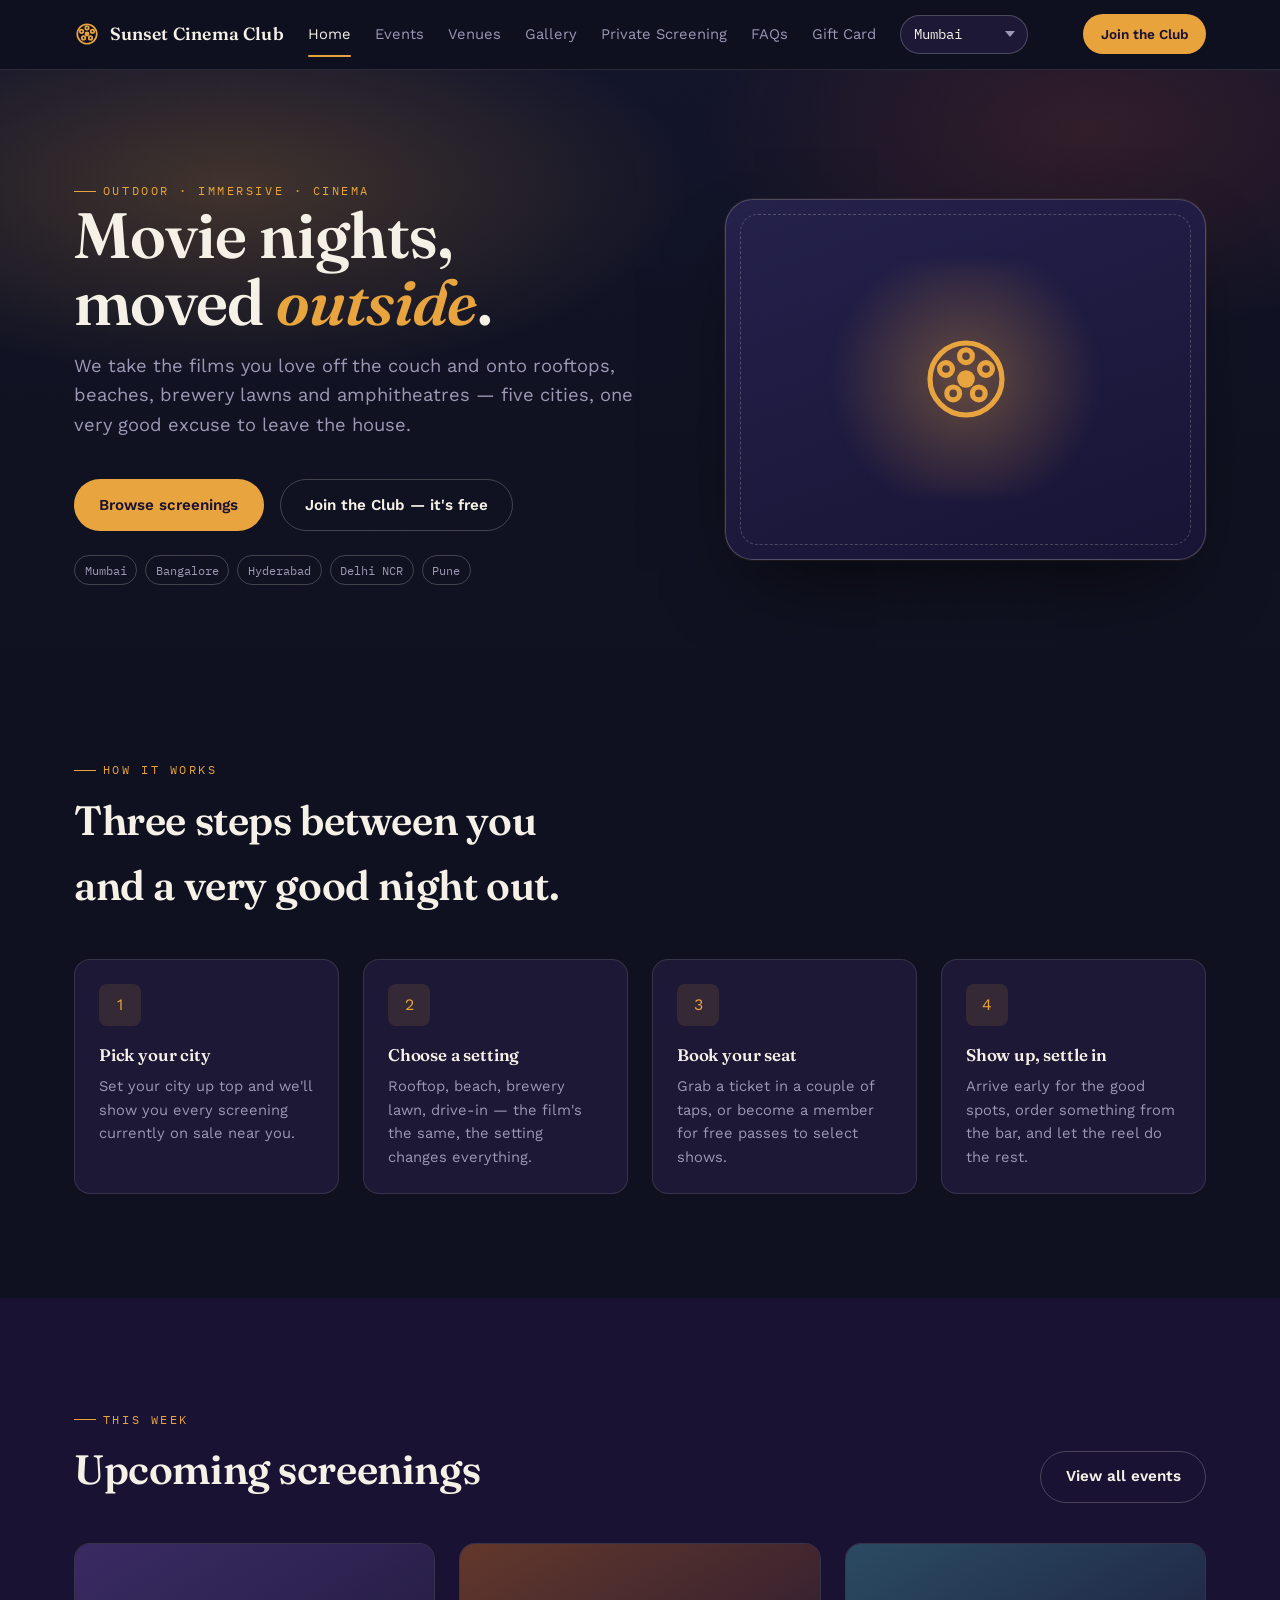
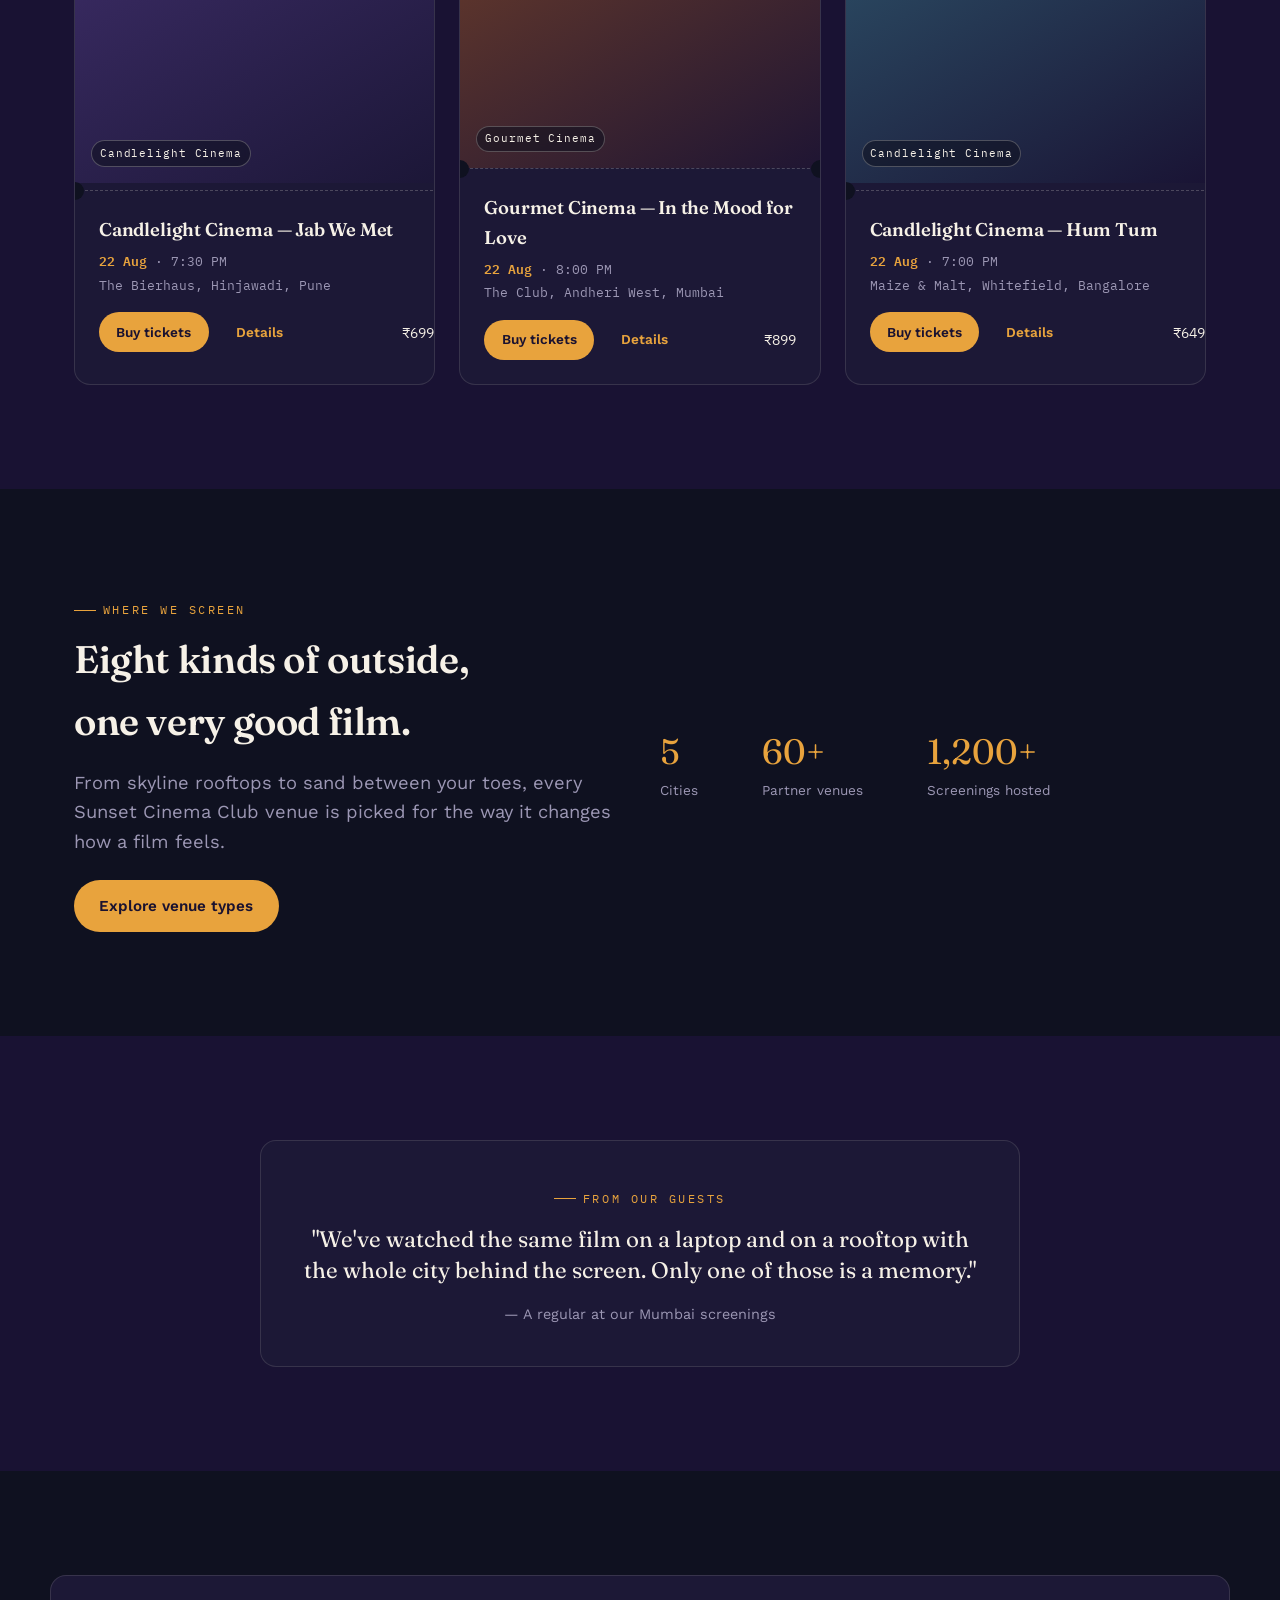
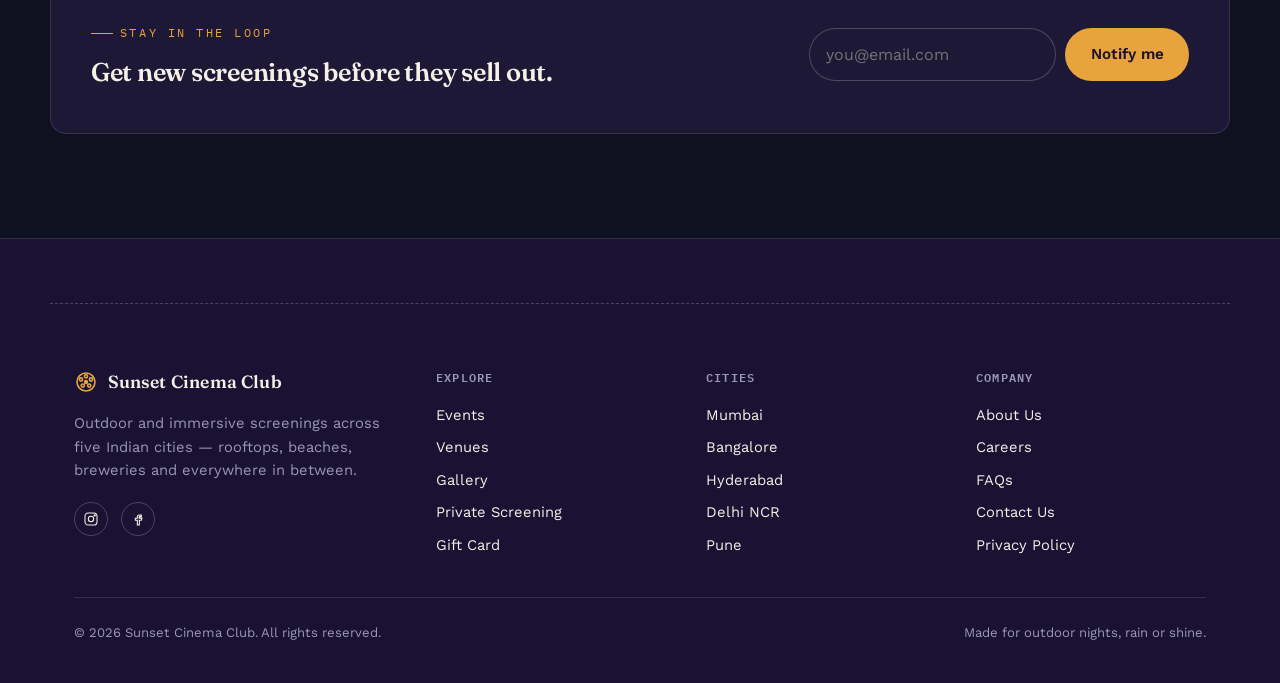
<file: index.html>
<!DOCTYPE html>
<html lang="en">
<head>
<meta charset="UTF-8">
<meta name="viewport" content="width=device-width, initial-scale=1.0">
<title>Sunset Cinema Club — Outdoor & Immersive Cinema</title>
<meta name="description" content="Outdoor and immersive cinema screenings on rooftops, beaches, breweries and amphitheatres across five Indian cities.">
<link rel="preconnect" href="https://fonts.googleapis.com">
<link href="https://fonts.googleapis.com/css2?family=Fraunces:ital,wght@0,500;0,600;0,700;1,500&family=Work+Sans:wght@400;500;600&family=IBM+Plex+Mono:wght@400;500&display=swap" rel="stylesheet">
<link rel="stylesheet" href="style.css">
</head>
<body>

<header class="site-header">
  <nav class="nav">
    <a href="index.html" class="logo">
      <svg width="26" height="26" viewBox="0 0 24 24" fill="none" stroke="var(--amber)" stroke-width="1.6"><circle cx="12" cy="12" r="9"/><circle cx="12" cy="12" r="2.2" fill="var(--amber)" stroke="none"/><circle cx="12" cy="6.3" r="1.6"/><circle cx="17" cy="9.5" r="1.6"/><circle cx="15.2" cy="15.6" r="1.6"/><circle cx="8.8" cy="15.6" r="1.6"/><circle cx="7" cy="9.5" r="1.6"/></svg>
      Sunset Cinema Club
    </a>
    <div class="nav-links" id="nav-links">
      <a href="index.html" aria-current="page">Home</a>
      <a href="events.html" >Events</a>
      <a href="venues.html" >Venues</a>
      <a href="gallery.html" >Gallery</a>
      <a href="private-screening.html" >Private Screening</a>
      <a href="faq.html" >FAQs</a>
      <a href="gift-card.html" >Gift Card</a>
      <select class="city-select" aria-label="Select city"></select>
      <a href="join-the-club.html" class="btn btn-primary btn-sm nav-links-cta">Join the Club</a>
    </div>
    <div class="nav-right">
      <a href="join-the-club.html" class="btn btn-primary btn-sm nav-right-cta">Join the Club</a>
      <button class="nav-toggle" aria-label="Toggle menu" aria-expanded="false">
        <svg viewBox="0 0 24 24" fill="none" stroke="currentColor" stroke-width="2"><path d="M3 6h18M3 12h18M3 18h18"/></svg>
      </button>
    </div>
  </nav>
</header>

<main>
  <section class="hero grain">
    <div class="wrap hero-grid">
      <div>
        <span class="eyebrow">Outdoor · Immersive · Cinema</span>
        <h1>Movie nights,<br>moved <em>outside</em>.</h1>
        <p class="lede hero-copy">We take the films you love off the couch and onto rooftops, beaches, brewery lawns and amphitheatres — five cities, one very good excuse to leave the house.</p>
        <div class="hero-actions">
          <a href="events.html" class="btn btn-primary">Browse screenings</a>
          <a href="join-the-club.html" class="btn btn-outline">Join the Club — it's free</a>
        </div>
        <div class="hero-cities">
          <span>Mumbai</span><span>Bangalore</span><span>Hyderabad</span><span>Delhi NCR</span><span>Pune</span>
        </div>
      </div>
      <div class="screen">
        <div class="screen-glow"></div>
        <svg class="screen-icon" viewBox="0 0 24 24" fill="none" stroke="currentColor" stroke-width="1.3"><circle cx="12" cy="12" r="9"/><circle cx="12" cy="12" r="2.2" fill="currentColor" stroke="none"/><circle cx="12" cy="6.3" r="1.6"/><circle cx="17" cy="9.5" r="1.6"/><circle cx="15.2" cy="15.6" r="1.6"/><circle cx="8.8" cy="15.6" r="1.6"/><circle cx="7" cy="9.5" r="1.6"/></svg>
      </div>
    </div>
  </section>

  <section class="section">
    <div class="wrap">
      <div class="section-head">
        <div>
          <span class="eyebrow">How it works</span>
          <h2>Three steps between you<br>and a very good night out.</h2>
        </div>
      </div>
      <div class="feature-grid">
        <div class="feature">
          <div class="icon">1</div>
          <h3>Pick your city</h3>
          <p>Set your city up top and we'll show you every screening currently on sale near you.</p>
        </div>
        <div class="feature">
          <div class="icon">2</div>
          <h3>Choose a setting</h3>
          <p>Rooftop, beach, brewery lawn, drive-in — the film's the same, the setting changes everything.</p>
        </div>
        <div class="feature">
          <div class="icon">3</div>
          <h3>Book your seat</h3>
          <p>Grab a ticket in a couple of taps, or become a member for free passes to select shows.</p>
        </div>
        <div class="feature">
          <div class="icon">4</div>
          <h3>Show up, settle in</h3>
          <p>Arrive early for the good spots, order something from the bar, and let the reel do the rest.</p>
        </div>
      </div>
    </div>
  </section>

  <section class="section section-alt">
    <div class="wrap">
      <div class="section-head">
        <div>
          <span class="eyebrow">This week</span>
          <h2>Upcoming screenings</h2>
        </div>
        <a href="events.html" class="btn btn-outline">View all events</a>
      </div>
      <div class="ticket-grid" id="home-events"></div>
    </div>
  </section>

  <section class="section">
    <div class="wrap two-col" style="align-items:center;">
      <div>
        <span class="eyebrow">Where we screen</span>
        <h2 style="margin-top:0.6rem; font-size:clamp(1.8rem,3vw,2.4rem);">Eight kinds of outside,<br>one very good film.</h2>
        <p class="lede" style="margin-top:1rem;">From skyline rooftops to sand between your toes, every Sunset Cinema Club venue is picked for the way it changes how a film feels.</p>
        <a href="venues.html" class="btn btn-primary" style="margin-top:1.5rem;">Explore venue types</a>
      </div>
      <div class="stat-row">
        <div class="stat"><div class="num">5</div><div class="lbl">Cities</div></div>
        <div class="stat"><div class="num">60+</div><div class="lbl">Partner venues</div></div>
        <div class="stat"><div class="num">1,200+</div><div class="lbl">Screenings hosted</div></div>
      </div>
    </div>
  </section>

  <section class="section section-alt">
    <div class="wrap">
      <div class="panel" style="text-align:center; max-width:760px; margin:0 auto;">
        <span class="eyebrow" style="justify-content:center;">From our guests</span>
        <p style="font-family:var(--font-display); font-size:1.4rem; margin-top:1rem; line-height:1.4;">
          "We've watched the same film on a laptop and on a rooftop with the whole city behind the screen. Only one of those is a memory."
        </p>
        <p style="color:var(--muted); margin-top:1rem; font-size:0.9rem;">— A regular at our Mumbai screenings</p>
      </div>
    </div>
  </section>

  <section class="section">
    <div class="wrap panel" style="display:flex; justify-content:space-between; align-items:center; gap:2rem; flex-wrap:wrap;">
      <div>
        <span class="eyebrow">Stay in the loop</span>
        <h2 style="margin-top:0.6rem; font-size:1.6rem;">Get new screenings before they sell out.</h2>
      </div>
      <form class="newsletter-form" data-demo-form>
        <input type="email" placeholder="you@email.com" required aria-label="Email address">
        <button class="btn btn-primary" type="submit">Notify me</button>
      </form>
    </div>
  </section>
</main>

<footer class="site-footer">
  <div class="footer-perf wrap"></div>
  <div class="wrap">
    <div class="footer-grid">
      <div>
        <div class="logo">
          <svg width="24" height="24" viewBox="0 0 24 24" fill="none" stroke="var(--amber)" stroke-width="1.6"><circle cx="12" cy="12" r="9"/><circle cx="12" cy="12" r="2.2" fill="var(--amber)" stroke="none"/><circle cx="12" cy="6.3" r="1.6"/><circle cx="17" cy="9.5" r="1.6"/><circle cx="15.2" cy="15.6" r="1.6"/><circle cx="8.8" cy="15.6" r="1.6"/><circle cx="7" cy="9.5" r="1.6"/></svg>
          Sunset Cinema Club
        </div>
        <p style="color:var(--muted); margin-top:1rem; max-width:34ch; font-size:0.92rem;">Outdoor and immersive screenings across five Indian cities — rooftops, beaches, breweries and everywhere in between.</p>
        <div class="social" style="margin-top:1.2rem;">
          <a href="#" aria-label="Instagram"><svg width="16" height="16" viewBox="0 0 24 24" fill="none" stroke="currentColor" stroke-width="1.6"><rect x="3" y="3" width="18" height="18" rx="5"/><circle cx="12" cy="12" r="4"/><circle cx="17.5" cy="6.5" r="1"/></svg></a>
          <a href="#" aria-label="Facebook"><svg width="16" height="16" viewBox="0 0 24 24" fill="none" stroke="currentColor" stroke-width="1.6"><path d="M14 9h3V6h-3a3 3 0 0 0-3 3v2H8v3h3v7h3v-7h3l1-3h-4V9a1 1 0 0 1 1-1Z"/></svg></a>
        </div>
      </div>
      <div>
        <h4>Explore</h4>
        <ul>
          <li><a href="events.html">Events</a></li>
          <li><a href="venues.html">Venues</a></li>
          <li><a href="gallery.html">Gallery</a></li>
          <li><a href="private-screening.html">Private Screening</a></li>
          <li><a href="gift-card.html">Gift Card</a></li>
        </ul>
      </div>
      <div>
        <h4>Cities</h4>
        <ul>
          <li><a href="events.html">Mumbai</a></li>
          <li><a href="events.html">Bangalore</a></li>
          <li><a href="events.html">Hyderabad</a></li>
          <li><a href="events.html">Delhi NCR</a></li>
          <li><a href="events.html">Pune</a></li>
        </ul>
      </div>
      <div>
        <h4>Company</h4>
        <ul>
          <li><a href="about.html">About Us</a></li>
          <li><a href="careers.html">Careers</a></li>
          <li><a href="faq.html">FAQs</a></li>
          <li><a href="contact.html">Contact Us</a></li>
          <li><a href="privacy-policy.html">Privacy Policy</a></li>
        </ul>
      </div>
    </div>
    <div class="footer-bottom">
      <span>© <span data-year></span> Sunset Cinema Club. All rights reserved.</span>
      <span>Made for outdoor nights, rain or shine.</span>
    </div>
  </div>
</footer>

<script src="data.js"></script>
<script src="script.js"></script>
</body>
</html>
</file>
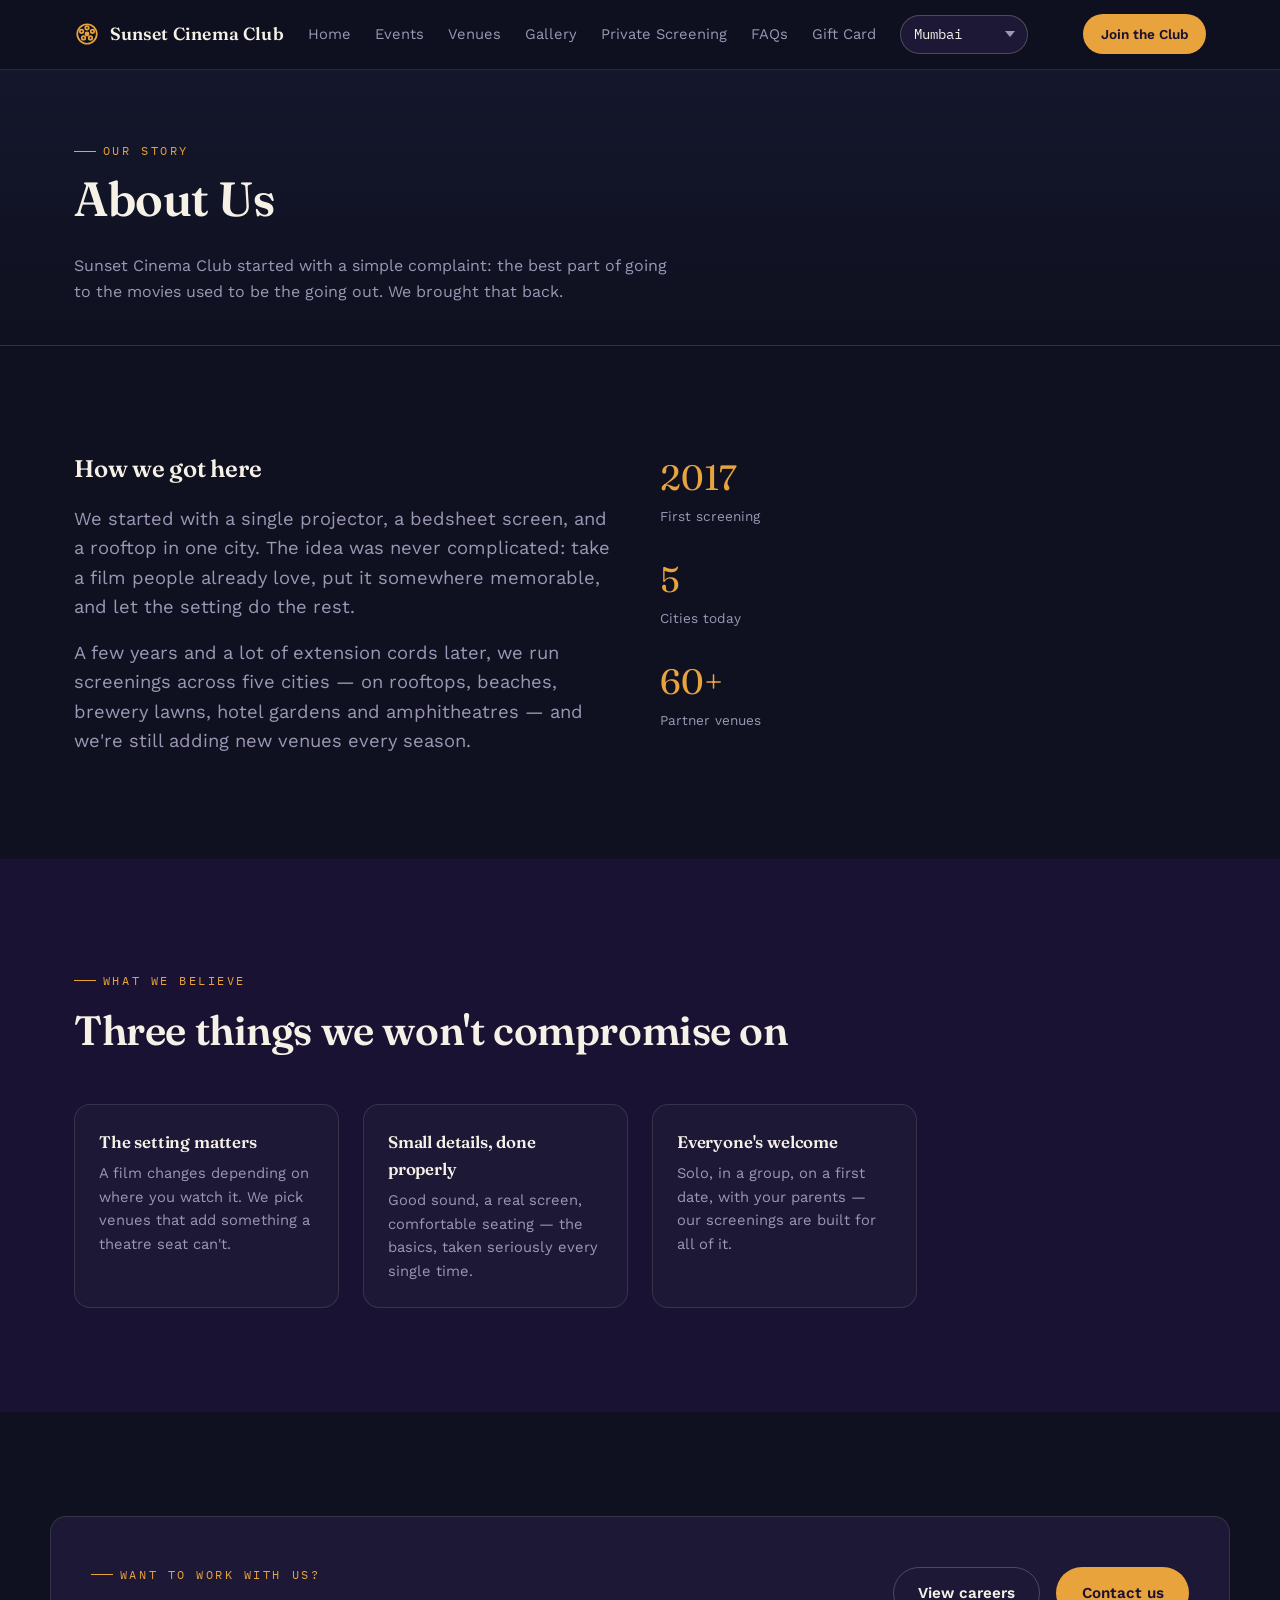
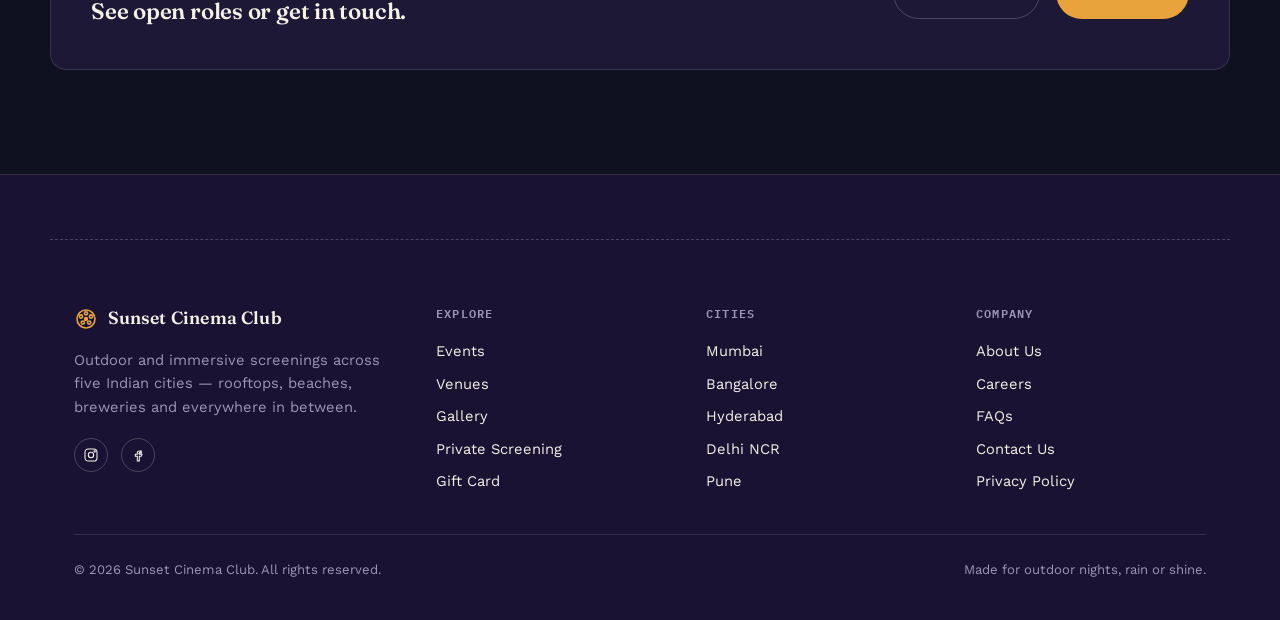
<file: about.html>
<!DOCTYPE html>
<html lang="en">
<head>
<meta charset="UTF-8">
<meta name="viewport" content="width=device-width, initial-scale=1.0">
<title>About Us — Sunset Cinema Club</title>
<meta name="description" content="The story behind Sunset Cinema Club and why we moved the movies outside.">
<link rel="preconnect" href="https://fonts.googleapis.com">
<link href="https://fonts.googleapis.com/css2?family=Fraunces:ital,wght@0,500;0,600;0,700;1,500&family=Work+Sans:wght@400;500;600&family=IBM+Plex+Mono:wght@400;500&display=swap" rel="stylesheet">
<link rel="stylesheet" href="style.css">
</head>
<body>

<header class="site-header">
  <nav class="nav">
    <a href="index.html" class="logo">
      <svg width="26" height="26" viewBox="0 0 24 24" fill="none" stroke="var(--amber)" stroke-width="1.6"><circle cx="12" cy="12" r="9"/><circle cx="12" cy="12" r="2.2" fill="var(--amber)" stroke="none"/><circle cx="12" cy="6.3" r="1.6"/><circle cx="17" cy="9.5" r="1.6"/><circle cx="15.2" cy="15.6" r="1.6"/><circle cx="8.8" cy="15.6" r="1.6"/><circle cx="7" cy="9.5" r="1.6"/></svg>
      Sunset Cinema Club
    </a>
    <div class="nav-links" id="nav-links">
      <a href="index.html" >Home</a>
      <a href="events.html" >Events</a>
      <a href="venues.html" >Venues</a>
      <a href="gallery.html" >Gallery</a>
      <a href="private-screening.html" >Private Screening</a>
      <a href="faq.html" >FAQs</a>
      <a href="gift-card.html" >Gift Card</a>
      <select class="city-select" aria-label="Select city"></select>
      <a href="join-the-club.html" class="btn btn-primary btn-sm nav-links-cta">Join the Club</a>
    </div>
    <div class="nav-right">
      <a href="join-the-club.html" class="btn btn-primary btn-sm nav-right-cta">Join the Club</a>
      <button class="nav-toggle" aria-label="Toggle menu" aria-expanded="false">
        <svg viewBox="0 0 24 24" fill="none" stroke="currentColor" stroke-width="2"><path d="M3 6h18M3 12h18M3 18h18"/></svg>
      </button>
    </div>
  </nav>
</header>

<main>
  <section class="page-hero">
    <div class="wrap">
      <span class="eyebrow">Our story</span>
      <h1>About Us</h1>
      <p>Sunset Cinema Club started with a simple complaint: the best part of going to the movies used to be the going out. We brought that back.</p>
    </div>
  </section>

  <section class="section">
    <div class="wrap two-col">
      <div>
        <h2 style="font-size:1.5rem; margin-bottom:1rem;">How we got here</h2>
        <p class="lede">We started with a single projector, a bedsheet screen, and a rooftop in one city. The idea was never complicated: take a film people already love, put it somewhere memorable, and let the setting do the rest.</p>
        <p class="lede" style="margin-top:1rem;">A few years and a lot of extension cords later, we run screenings across five cities — on rooftops, beaches, brewery lawns, hotel gardens and amphitheatres — and we're still adding new venues every season.</p>
      </div>
      <div class="stat-row" style="flex-direction:column; gap:1.5rem;">
        <div class="stat"><div class="num">2017</div><div class="lbl">First screening</div></div>
        <div class="stat"><div class="num">5</div><div class="lbl">Cities today</div></div>
        <div class="stat"><div class="num">60+</div><div class="lbl">Partner venues</div></div>
      </div>
    </div>
  </section>

  <section class="section section-alt">
    <div class="wrap">
      <div class="section-head">
        <div>
          <span class="eyebrow">What we believe</span>
          <h2>Three things we won't compromise on</h2>
        </div>
      </div>
      <div class="feature-grid">
        <div class="feature">
          <h3>The setting matters</h3>
          <p>A film changes depending on where you watch it. We pick venues that add something a theatre seat can't.</p>
        </div>
        <div class="feature">
          <h3>Small details, done properly</h3>
          <p>Good sound, a real screen, comfortable seating — the basics, taken seriously every single time.</p>
        </div>
        <div class="feature">
          <h3>Everyone's welcome</h3>
          <p>Solo, in a group, on a first date, with your parents — our screenings are built for all of it.</p>
        </div>
      </div>
    </div>
  </section>

  <section class="section">
    <div class="wrap panel" style="display:flex; justify-content:space-between; align-items:center; gap:2rem; flex-wrap:wrap;">
      <div>
        <span class="eyebrow">Want to work with us?</span>
        <h2 style="margin-top:0.6rem; font-size:1.4rem;">See open roles or get in touch.</h2>
      </div>
      <div style="display:flex; gap:1rem; flex-wrap:wrap;">
        <a href="careers.html" class="btn btn-outline">View careers</a>
        <a href="contact.html" class="btn btn-primary">Contact us</a>
      </div>
    </div>
  </section>
</main>

<footer class="site-footer">
  <div class="footer-perf wrap"></div>
  <div class="wrap">
    <div class="footer-grid">
      <div>
        <div class="logo">
          <svg width="24" height="24" viewBox="0 0 24 24" fill="none" stroke="var(--amber)" stroke-width="1.6"><circle cx="12" cy="12" r="9"/><circle cx="12" cy="12" r="2.2" fill="var(--amber)" stroke="none"/><circle cx="12" cy="6.3" r="1.6"/><circle cx="17" cy="9.5" r="1.6"/><circle cx="15.2" cy="15.6" r="1.6"/><circle cx="8.8" cy="15.6" r="1.6"/><circle cx="7" cy="9.5" r="1.6"/></svg>
          Sunset Cinema Club
        </div>
        <p style="color:var(--muted); margin-top:1rem; max-width:34ch; font-size:0.92rem;">Outdoor and immersive screenings across five Indian cities — rooftops, beaches, breweries and everywhere in between.</p>
        <div class="social" style="margin-top:1.2rem;">
          <a href="#" aria-label="Instagram"><svg width="16" height="16" viewBox="0 0 24 24" fill="none" stroke="currentColor" stroke-width="1.6"><rect x="3" y="3" width="18" height="18" rx="5"/><circle cx="12" cy="12" r="4"/><circle cx="17.5" cy="6.5" r="1"/></svg></a>
          <a href="#" aria-label="Facebook"><svg width="16" height="16" viewBox="0 0 24 24" fill="none" stroke="currentColor" stroke-width="1.6"><path d="M14 9h3V6h-3a3 3 0 0 0-3 3v2H8v3h3v7h3v-7h3l1-3h-4V9a1 1 0 0 1 1-1Z"/></svg></a>
        </div>
      </div>
      <div>
        <h4>Explore</h4>
        <ul>
          <li><a href="events.html">Events</a></li>
          <li><a href="venues.html">Venues</a></li>
          <li><a href="gallery.html">Gallery</a></li>
          <li><a href="private-screening.html">Private Screening</a></li>
          <li><a href="gift-card.html">Gift Card</a></li>
        </ul>
      </div>
      <div>
        <h4>Cities</h4>
        <ul>
          <li><a href="events.html">Mumbai</a></li>
          <li><a href="events.html">Bangalore</a></li>
          <li><a href="events.html">Hyderabad</a></li>
          <li><a href="events.html">Delhi NCR</a></li>
          <li><a href="events.html">Pune</a></li>
        </ul>
      </div>
      <div>
        <h4>Company</h4>
        <ul>
          <li><a href="about.html">About Us</a></li>
          <li><a href="careers.html">Careers</a></li>
          <li><a href="faq.html">FAQs</a></li>
          <li><a href="contact.html">Contact Us</a></li>
          <li><a href="privacy-policy.html">Privacy Policy</a></li>
        </ul>
      </div>
    </div>
    <div class="footer-bottom">
      <span>© <span data-year></span> Sunset Cinema Club. All rights reserved.</span>
      <span>Made for outdoor nights, rain or shine.</span>
    </div>
  </div>
</footer>

<script src="data.js"></script>
<script src="script.js"></script>
</body>
</html>
</file>
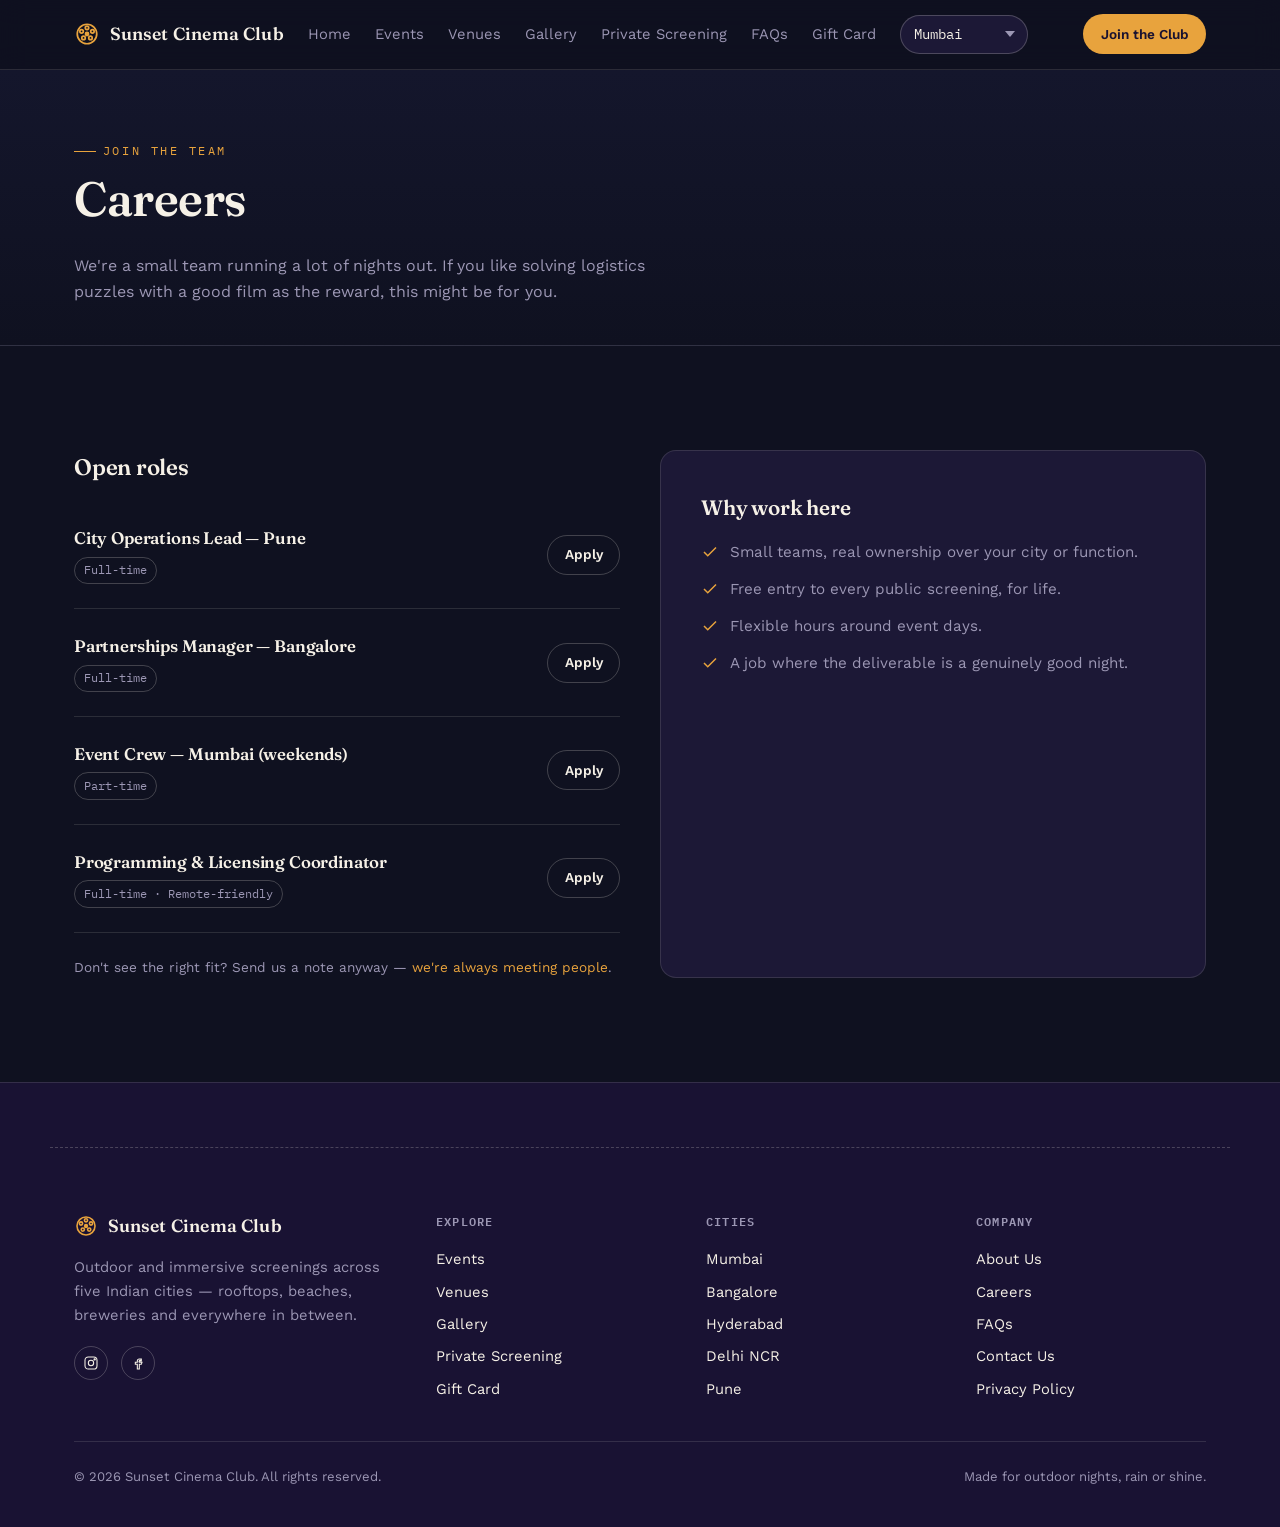
<file: careers.html>
<!DOCTYPE html>
<html lang="en">
<head>
<meta charset="UTF-8">
<meta name="viewport" content="width=device-width, initial-scale=1.0">
<title>Careers — Sunset Cinema Club</title>
<meta name="description" content="Open roles at Sunset Cinema Club across programming, operations and partnerships.">
<link rel="preconnect" href="https://fonts.googleapis.com">
<link href="https://fonts.googleapis.com/css2?family=Fraunces:ital,wght@0,500;0,600;0,700;1,500&family=Work+Sans:wght@400;500;600&family=IBM+Plex+Mono:wght@400;500&display=swap" rel="stylesheet">
<link rel="stylesheet" href="style.css">
</head>
<body>

<header class="site-header">
  <nav class="nav">
    <a href="index.html" class="logo">
      <svg width="26" height="26" viewBox="0 0 24 24" fill="none" stroke="var(--amber)" stroke-width="1.6"><circle cx="12" cy="12" r="9"/><circle cx="12" cy="12" r="2.2" fill="var(--amber)" stroke="none"/><circle cx="12" cy="6.3" r="1.6"/><circle cx="17" cy="9.5" r="1.6"/><circle cx="15.2" cy="15.6" r="1.6"/><circle cx="8.8" cy="15.6" r="1.6"/><circle cx="7" cy="9.5" r="1.6"/></svg>
      Sunset Cinema Club
    </a>
    <div class="nav-links" id="nav-links">
      <a href="index.html" >Home</a>
      <a href="events.html" >Events</a>
      <a href="venues.html" >Venues</a>
      <a href="gallery.html" >Gallery</a>
      <a href="private-screening.html" >Private Screening</a>
      <a href="faq.html" >FAQs</a>
      <a href="gift-card.html" >Gift Card</a>
      <select class="city-select" aria-label="Select city"></select>
      <a href="join-the-club.html" class="btn btn-primary btn-sm nav-links-cta">Join the Club</a>
    </div>
    <div class="nav-right">
      <a href="join-the-club.html" class="btn btn-primary btn-sm nav-right-cta">Join the Club</a>
      <button class="nav-toggle" aria-label="Toggle menu" aria-expanded="false">
        <svg viewBox="0 0 24 24" fill="none" stroke="currentColor" stroke-width="2"><path d="M3 6h18M3 12h18M3 18h18"/></svg>
      </button>
    </div>
  </nav>
</header>

<main>
  <section class="page-hero">
    <div class="wrap">
      <span class="eyebrow">Join the team</span>
      <h1>Careers</h1>
      <p>We're a small team running a lot of nights out. If you like solving logistics puzzles with a good film as the reward, this might be for you.</p>
    </div>
  </section>

  <section class="section">
    <div class="wrap two-col">
      <div>
        <h2 style="font-size:1.4rem; margin-bottom:1rem;">Open roles</h2>
        <div class="job-item">
          <div>
            <h3>City Operations Lead — Pune</h3>
            <span class="badge">Full-time</span>
          </div>
          <a href="contact.html" class="btn btn-outline btn-sm">Apply</a>
        </div>
        <div class="job-item">
          <div>
            <h3>Partnerships Manager — Bangalore</h3>
            <span class="badge">Full-time</span>
          </div>
          <a href="contact.html" class="btn btn-outline btn-sm">Apply</a>
        </div>
        <div class="job-item">
          <div>
            <h3>Event Crew — Mumbai (weekends)</h3>
            <span class="badge">Part-time</span>
          </div>
          <a href="contact.html" class="btn btn-outline btn-sm">Apply</a>
        </div>
        <div class="job-item">
          <div>
            <h3>Programming & Licensing Coordinator</h3>
            <span class="badge">Full-time · Remote-friendly</span>
          </div>
          <a href="contact.html" class="btn btn-outline btn-sm">Apply</a>
        </div>
        <p class="form-note" style="margin-top:1.5rem;">Don't see the right fit? Send us a note anyway — <a href="contact.html" style="color:var(--amber);">we're always meeting people</a>.</p>
      </div>

      <div class="panel">
        <h2 style="font-size:1.3rem; margin-bottom:1rem;">Why work here</h2>
        <ul class="list-check">
          <li><svg width="18" height="18" viewBox="0 0 24 24" fill="none" stroke="currentColor" stroke-width="2"><path d="M20 6 9 17l-5-5"/></svg> Small teams, real ownership over your city or function.</li>
          <li><svg width="18" height="18" viewBox="0 0 24 24" fill="none" stroke="currentColor" stroke-width="2"><path d="M20 6 9 17l-5-5"/></svg> Free entry to every public screening, for life.</li>
          <li><svg width="18" height="18" viewBox="0 0 24 24" fill="none" stroke="currentColor" stroke-width="2"><path d="M20 6 9 17l-5-5"/></svg> Flexible hours around event days.</li>
          <li><svg width="18" height="18" viewBox="0 0 24 24" fill="none" stroke="currentColor" stroke-width="2"><path d="M20 6 9 17l-5-5"/></svg> A job where the deliverable is a genuinely good night.</li>
        </ul>
      </div>
    </div>
  </section>
</main>

<footer class="site-footer">
  <div class="footer-perf wrap"></div>
  <div class="wrap">
    <div class="footer-grid">
      <div>
        <div class="logo">
          <svg width="24" height="24" viewBox="0 0 24 24" fill="none" stroke="var(--amber)" stroke-width="1.6"><circle cx="12" cy="12" r="9"/><circle cx="12" cy="12" r="2.2" fill="var(--amber)" stroke="none"/><circle cx="12" cy="6.3" r="1.6"/><circle cx="17" cy="9.5" r="1.6"/><circle cx="15.2" cy="15.6" r="1.6"/><circle cx="8.8" cy="15.6" r="1.6"/><circle cx="7" cy="9.5" r="1.6"/></svg>
          Sunset Cinema Club
        </div>
        <p style="color:var(--muted); margin-top:1rem; max-width:34ch; font-size:0.92rem;">Outdoor and immersive screenings across five Indian cities — rooftops, beaches, breweries and everywhere in between.</p>
        <div class="social" style="margin-top:1.2rem;">
          <a href="#" aria-label="Instagram"><svg width="16" height="16" viewBox="0 0 24 24" fill="none" stroke="currentColor" stroke-width="1.6"><rect x="3" y="3" width="18" height="18" rx="5"/><circle cx="12" cy="12" r="4"/><circle cx="17.5" cy="6.5" r="1"/></svg></a>
          <a href="#" aria-label="Facebook"><svg width="16" height="16" viewBox="0 0 24 24" fill="none" stroke="currentColor" stroke-width="1.6"><path d="M14 9h3V6h-3a3 3 0 0 0-3 3v2H8v3h3v7h3v-7h3l1-3h-4V9a1 1 0 0 1 1-1Z"/></svg></a>
        </div>
      </div>
      <div>
        <h4>Explore</h4>
        <ul>
          <li><a href="events.html">Events</a></li>
          <li><a href="venues.html">Venues</a></li>
          <li><a href="gallery.html">Gallery</a></li>
          <li><a href="private-screening.html">Private Screening</a></li>
          <li><a href="gift-card.html">Gift Card</a></li>
        </ul>
      </div>
      <div>
        <h4>Cities</h4>
        <ul>
          <li><a href="events.html">Mumbai</a></li>
          <li><a href="events.html">Bangalore</a></li>
          <li><a href="events.html">Hyderabad</a></li>
          <li><a href="events.html">Delhi NCR</a></li>
          <li><a href="events.html">Pune</a></li>
        </ul>
      </div>
      <div>
        <h4>Company</h4>
        <ul>
          <li><a href="about.html">About Us</a></li>
          <li><a href="careers.html">Careers</a></li>
          <li><a href="faq.html">FAQs</a></li>
          <li><a href="contact.html">Contact Us</a></li>
          <li><a href="privacy-policy.html">Privacy Policy</a></li>
        </ul>
      </div>
    </div>
    <div class="footer-bottom">
      <span>© <span data-year></span> Sunset Cinema Club. All rights reserved.</span>
      <span>Made for outdoor nights, rain or shine.</span>
    </div>
  </div>
</footer>

<script src="data.js"></script>
<script src="script.js"></script>
</body>
</html>
</file>
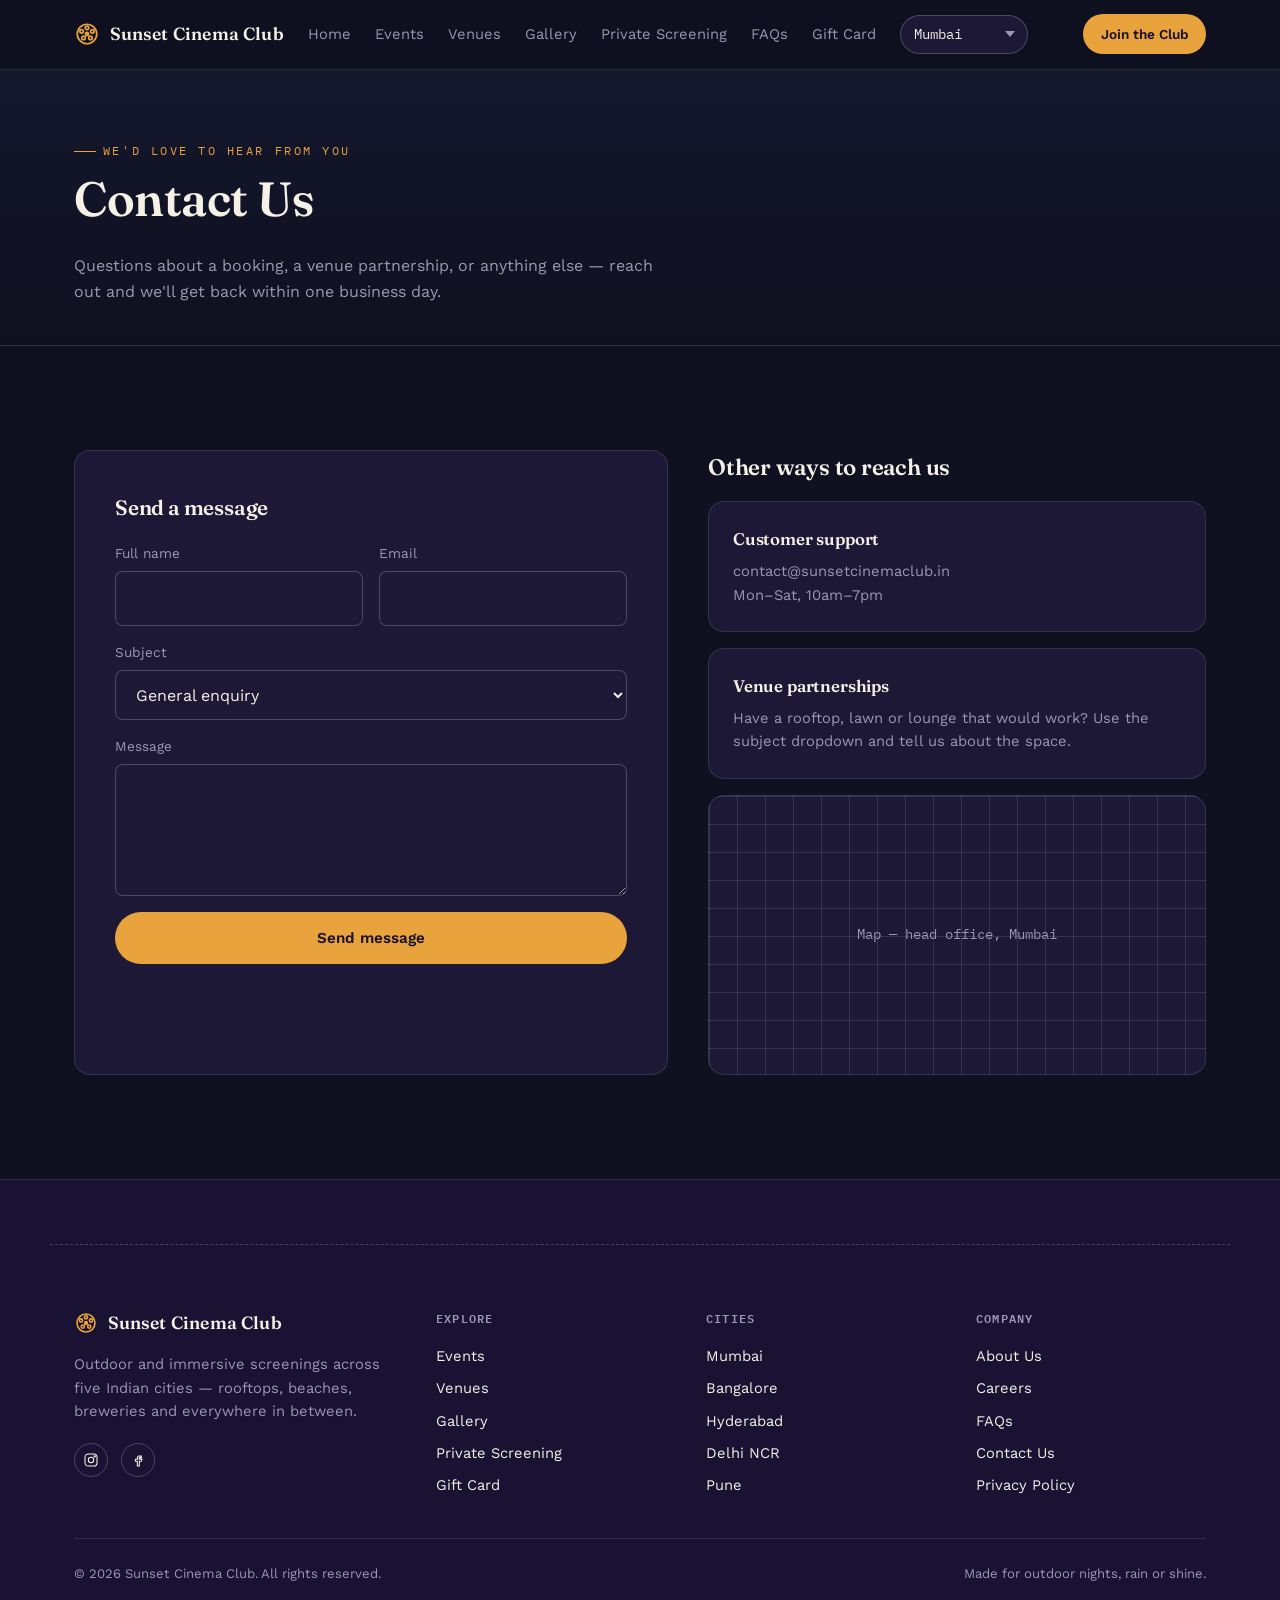
<file: contact.html>
<!DOCTYPE html>
<html lang="en">
<head>
<meta charset="UTF-8">
<meta name="viewport" content="width=device-width, initial-scale=1.0">
<title>Contact Us — Sunset Cinema Club</title>
<meta name="description" content="Get in touch with Sunset Cinema Club for bookings, partnerships or support.">
<link rel="preconnect" href="https://fonts.googleapis.com">
<link href="https://fonts.googleapis.com/css2?family=Fraunces:ital,wght@0,500;0,600;0,700;1,500&family=Work+Sans:wght@400;500;600&family=IBM+Plex+Mono:wght@400;500&display=swap" rel="stylesheet">
<link rel="stylesheet" href="style.css">
</head>
<body>

<header class="site-header">
  <nav class="nav">
    <a href="index.html" class="logo">
      <svg width="26" height="26" viewBox="0 0 24 24" fill="none" stroke="var(--amber)" stroke-width="1.6"><circle cx="12" cy="12" r="9"/><circle cx="12" cy="12" r="2.2" fill="var(--amber)" stroke="none"/><circle cx="12" cy="6.3" r="1.6"/><circle cx="17" cy="9.5" r="1.6"/><circle cx="15.2" cy="15.6" r="1.6"/><circle cx="8.8" cy="15.6" r="1.6"/><circle cx="7" cy="9.5" r="1.6"/></svg>
      Sunset Cinema Club
    </a>
    <div class="nav-links" id="nav-links">
      <a href="index.html" >Home</a>
      <a href="events.html" >Events</a>
      <a href="venues.html" >Venues</a>
      <a href="gallery.html" >Gallery</a>
      <a href="private-screening.html" >Private Screening</a>
      <a href="faq.html" >FAQs</a>
      <a href="gift-card.html" >Gift Card</a>
      <select class="city-select" aria-label="Select city"></select>
      <a href="join-the-club.html" class="btn btn-primary btn-sm nav-links-cta">Join the Club</a>
    </div>
    <div class="nav-right">
      <a href="join-the-club.html" class="btn btn-primary btn-sm nav-right-cta">Join the Club</a>
      <button class="nav-toggle" aria-label="Toggle menu" aria-expanded="false">
        <svg viewBox="0 0 24 24" fill="none" stroke="currentColor" stroke-width="2"><path d="M3 6h18M3 12h18M3 18h18"/></svg>
      </button>
    </div>
  </nav>
</header>

<main>
  <section class="page-hero">
    <div class="wrap">
      <span class="eyebrow">We'd love to hear from you</span>
      <h1>Contact Us</h1>
      <p>Questions about a booking, a venue partnership, or anything else — reach out and we'll get back within one business day.</p>
    </div>
  </section>

  <section class="section">
    <div class="wrap two-col">
      <div class="panel">
        <h2 style="font-size:1.3rem; margin-bottom:1.2rem;">Send a message</h2>
        <form class="form-grid" data-demo-form>
          <div class="field-row">
            <div class="field">
              <label for="c-name">Full name</label>
              <input id="c-name" type="text" required>
            </div>
            <div class="field">
              <label for="c-email">Email</label>
              <input id="c-email" type="email" required>
            </div>
          </div>
          <div class="field">
            <label for="c-subject">Subject</label>
            <select id="c-subject">
              <option>General enquiry</option>
              <option>Booking support</option>
              <option>Private screening</option>
              <option>Venue partnership</option>
              <option>Press</option>
            </select>
          </div>
          <div class="field">
            <label for="c-message">Message</label>
            <textarea id="c-message" rows="4" required></textarea>
          </div>
          <button class="btn btn-primary btn-block" type="submit">Send message</button>
          <div class="form-success">Thanks for reaching out — we'll reply from contact@sunsetcinemaclub.in shortly.</div>
        </form>
      </div>

      <div>
        <h2 style="font-size:1.4rem; margin-bottom:1rem;">Other ways to reach us</h2>
        <div class="feature" style="margin-bottom:1rem;">
          <h3>Customer support</h3>
          <p>contact@sunsetcinemaclub.in<br>Mon–Sat, 10am–7pm</p>
        </div>
        <div class="feature" style="margin-bottom:1rem;">
          <h3>Venue partnerships</h3>
          <p>Have a rooftop, lawn or lounge that would work? Use the subject dropdown and tell us about the space.</p>
        </div>
        <div class="map-placeholder" style="margin-top:1rem;">Map — head office, Mumbai</div>
      </div>
    </div>
  </section>
</main>

<footer class="site-footer">
  <div class="footer-perf wrap"></div>
  <div class="wrap">
    <div class="footer-grid">
      <div>
        <div class="logo">
          <svg width="24" height="24" viewBox="0 0 24 24" fill="none" stroke="var(--amber)" stroke-width="1.6"><circle cx="12" cy="12" r="9"/><circle cx="12" cy="12" r="2.2" fill="var(--amber)" stroke="none"/><circle cx="12" cy="6.3" r="1.6"/><circle cx="17" cy="9.5" r="1.6"/><circle cx="15.2" cy="15.6" r="1.6"/><circle cx="8.8" cy="15.6" r="1.6"/><circle cx="7" cy="9.5" r="1.6"/></svg>
          Sunset Cinema Club
        </div>
        <p style="color:var(--muted); margin-top:1rem; max-width:34ch; font-size:0.92rem;">Outdoor and immersive screenings across five Indian cities — rooftops, beaches, breweries and everywhere in between.</p>
        <div class="social" style="margin-top:1.2rem;">
          <a href="#" aria-label="Instagram"><svg width="16" height="16" viewBox="0 0 24 24" fill="none" stroke="currentColor" stroke-width="1.6"><rect x="3" y="3" width="18" height="18" rx="5"/><circle cx="12" cy="12" r="4"/><circle cx="17.5" cy="6.5" r="1"/></svg></a>
          <a href="#" aria-label="Facebook"><svg width="16" height="16" viewBox="0 0 24 24" fill="none" stroke="currentColor" stroke-width="1.6"><path d="M14 9h3V6h-3a3 3 0 0 0-3 3v2H8v3h3v7h3v-7h3l1-3h-4V9a1 1 0 0 1 1-1Z"/></svg></a>
        </div>
      </div>
      <div>
        <h4>Explore</h4>
        <ul>
          <li><a href="events.html">Events</a></li>
          <li><a href="venues.html">Venues</a></li>
          <li><a href="gallery.html">Gallery</a></li>
          <li><a href="private-screening.html">Private Screening</a></li>
          <li><a href="gift-card.html">Gift Card</a></li>
        </ul>
      </div>
      <div>
        <h4>Cities</h4>
        <ul>
          <li><a href="events.html">Mumbai</a></li>
          <li><a href="events.html">Bangalore</a></li>
          <li><a href="events.html">Hyderabad</a></li>
          <li><a href="events.html">Delhi NCR</a></li>
          <li><a href="events.html">Pune</a></li>
        </ul>
      </div>
      <div>
        <h4>Company</h4>
        <ul>
          <li><a href="about.html">About Us</a></li>
          <li><a href="careers.html">Careers</a></li>
          <li><a href="faq.html">FAQs</a></li>
          <li><a href="contact.html">Contact Us</a></li>
          <li><a href="privacy-policy.html">Privacy Policy</a></li>
        </ul>
      </div>
    </div>
    <div class="footer-bottom">
      <span>© <span data-year></span> Sunset Cinema Club. All rights reserved.</span>
      <span>Made for outdoor nights, rain or shine.</span>
    </div>
  </div>
</footer>

<script src="data.js"></script>
<script src="script.js"></script>
</body>
</html>
</file>
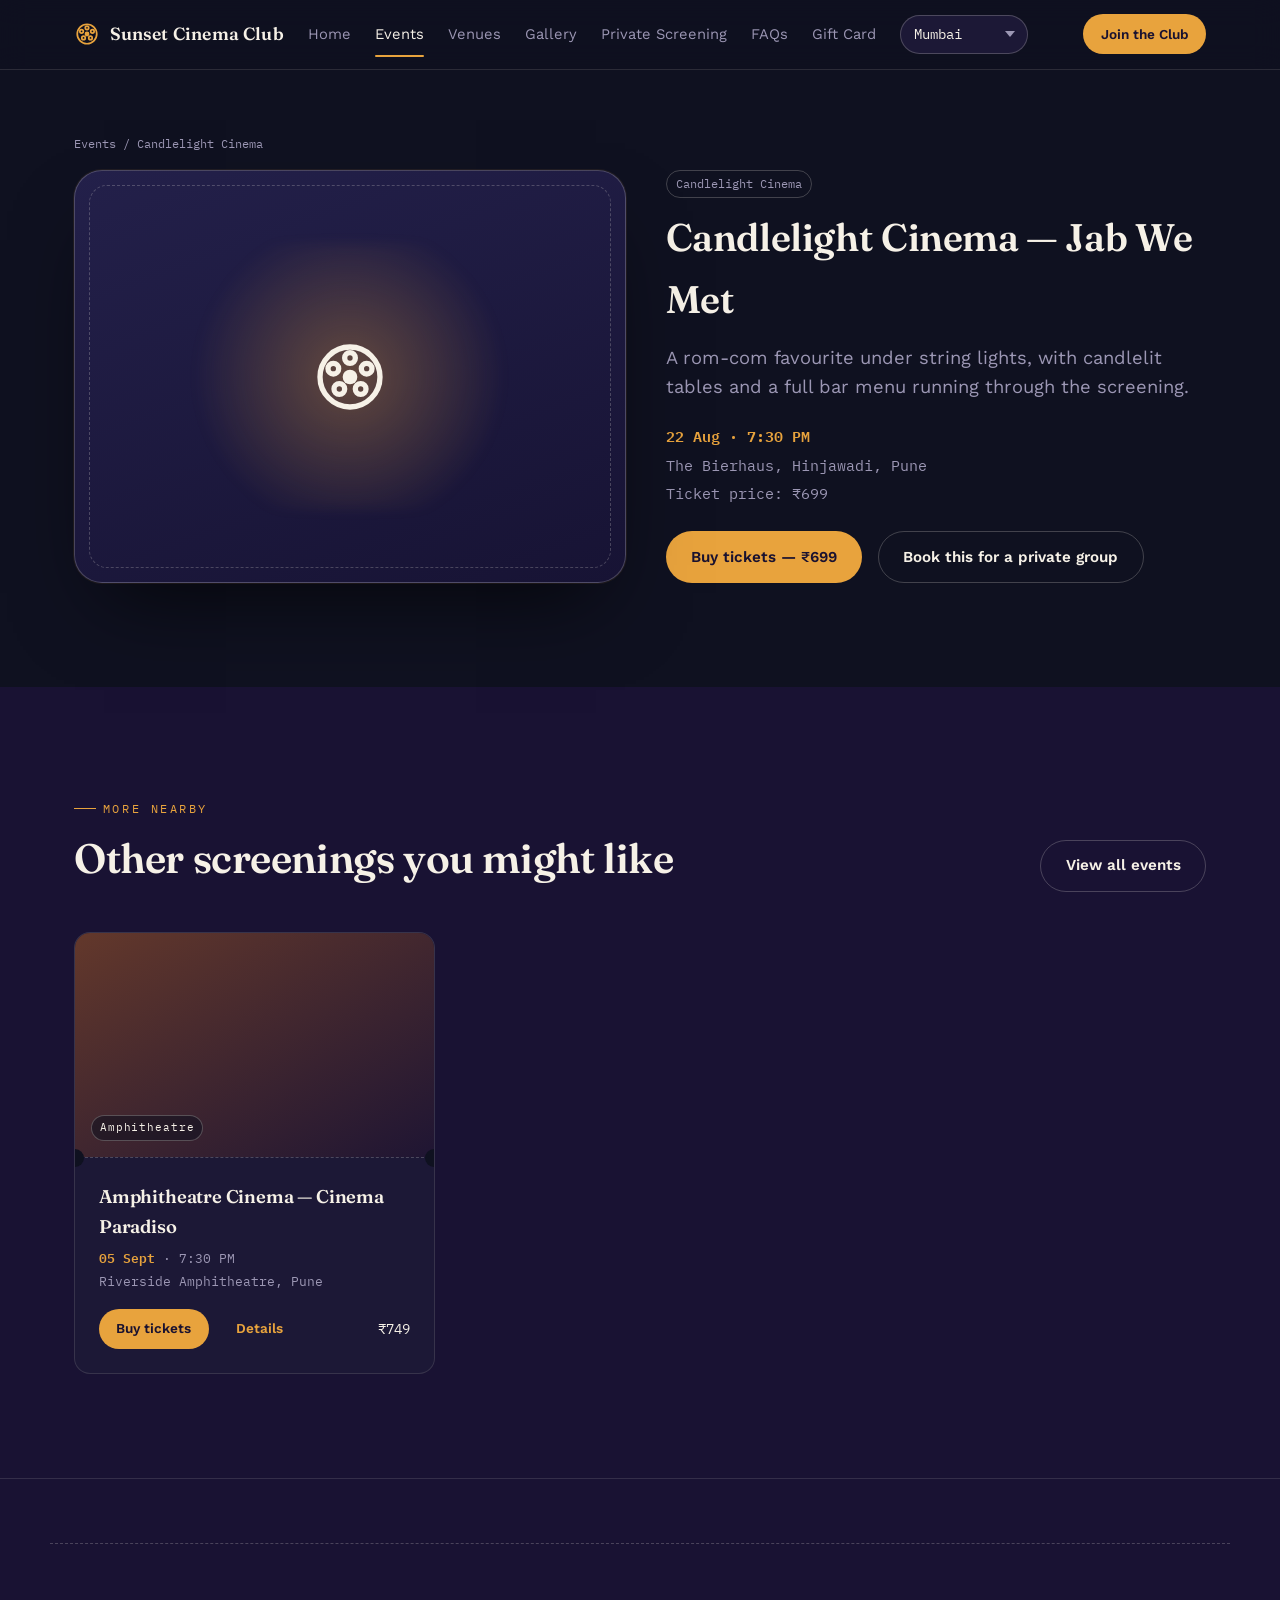
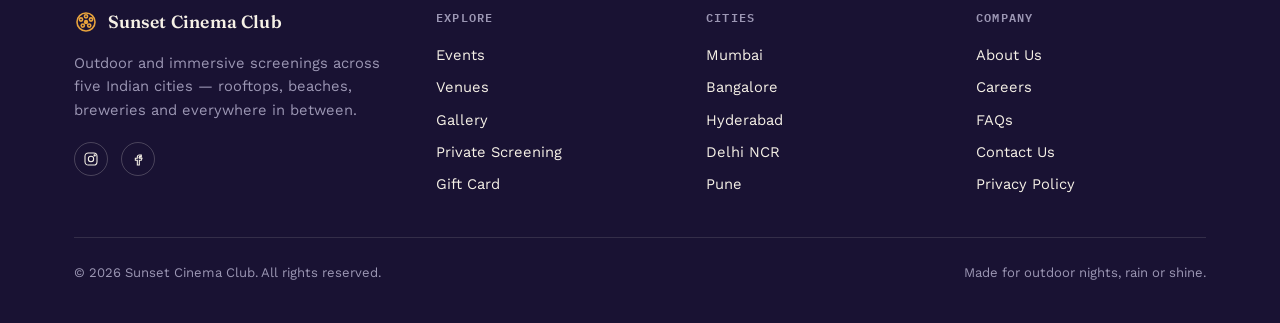
<file: event-detail.html>
<!DOCTYPE html>
<html lang="en">
<head>
<meta charset="UTF-8">
<meta name="viewport" content="width=device-width, initial-scale=1.0">
<title>Event Details — Sunset Cinema Club</title>
<meta name="description" content="Screening details, timing and tickets for this Sunset Cinema Club event.">
<link rel="preconnect" href="https://fonts.googleapis.com">
<link href="https://fonts.googleapis.com/css2?family=Fraunces:ital,wght@0,500;0,600;0,700;1,500&family=Work+Sans:wght@400;500;600&family=IBM+Plex+Mono:wght@400;500&display=swap" rel="stylesheet">
<link rel="stylesheet" href="style.css">
</head>
<body>

<header class="site-header">
  <nav class="nav">
    <a href="index.html" class="logo">
      <svg width="26" height="26" viewBox="0 0 24 24" fill="none" stroke="var(--amber)" stroke-width="1.6"><circle cx="12" cy="12" r="9"/><circle cx="12" cy="12" r="2.2" fill="var(--amber)" stroke="none"/><circle cx="12" cy="6.3" r="1.6"/><circle cx="17" cy="9.5" r="1.6"/><circle cx="15.2" cy="15.6" r="1.6"/><circle cx="8.8" cy="15.6" r="1.6"/><circle cx="7" cy="9.5" r="1.6"/></svg>
      Sunset Cinema Club
    </a>
    <div class="nav-links" id="nav-links">
      <a href="index.html" >Home</a>
      <a href="events.html" aria-current="page">Events</a>
      <a href="venues.html" >Venues</a>
      <a href="gallery.html" >Gallery</a>
      <a href="private-screening.html" >Private Screening</a>
      <a href="faq.html" >FAQs</a>
      <a href="gift-card.html" >Gift Card</a>
      <select class="city-select" aria-label="Select city"></select>
      <a href="join-the-club.html" class="btn btn-primary btn-sm nav-links-cta">Join the Club</a>
    </div>
    <div class="nav-right">
      <a href="join-the-club.html" class="btn btn-primary btn-sm nav-right-cta">Join the Club</a>
      <button class="nav-toggle" aria-label="Toggle menu" aria-expanded="false">
        <svg viewBox="0 0 24 24" fill="none" stroke="currentColor" stroke-width="2"><path d="M3 6h18M3 12h18M3 18h18"/></svg>
      </button>
    </div>
  </nav>
</header>

<main>
  <section class="section" style="padding-top: var(--space-5);">
    <div class="wrap" id="event-detail">
      <!-- populated by js/script.js -->
    </div>
  </section>

  <section class="section section-alt">
    <div class="wrap">
      <div class="section-head">
        <div>
          <span class="eyebrow">More nearby</span>
          <h2>Other screenings you might like</h2>
        </div>
        <a href="events.html" class="btn btn-outline">View all events</a>
      </div>
      <div class="ticket-grid" id="related-events"></div>
    </div>
  </section>
</main>

<footer class="site-footer">
  <div class="footer-perf wrap"></div>
  <div class="wrap">
    <div class="footer-grid">
      <div>
        <div class="logo">
          <svg width="24" height="24" viewBox="0 0 24 24" fill="none" stroke="var(--amber)" stroke-width="1.6"><circle cx="12" cy="12" r="9"/><circle cx="12" cy="12" r="2.2" fill="var(--amber)" stroke="none"/><circle cx="12" cy="6.3" r="1.6"/><circle cx="17" cy="9.5" r="1.6"/><circle cx="15.2" cy="15.6" r="1.6"/><circle cx="8.8" cy="15.6" r="1.6"/><circle cx="7" cy="9.5" r="1.6"/></svg>
          Sunset Cinema Club
        </div>
        <p style="color:var(--muted); margin-top:1rem; max-width:34ch; font-size:0.92rem;">Outdoor and immersive screenings across five Indian cities — rooftops, beaches, breweries and everywhere in between.</p>
        <div class="social" style="margin-top:1.2rem;">
          <a href="#" aria-label="Instagram"><svg width="16" height="16" viewBox="0 0 24 24" fill="none" stroke="currentColor" stroke-width="1.6"><rect x="3" y="3" width="18" height="18" rx="5"/><circle cx="12" cy="12" r="4"/><circle cx="17.5" cy="6.5" r="1"/></svg></a>
          <a href="#" aria-label="Facebook"><svg width="16" height="16" viewBox="0 0 24 24" fill="none" stroke="currentColor" stroke-width="1.6"><path d="M14 9h3V6h-3a3 3 0 0 0-3 3v2H8v3h3v7h3v-7h3l1-3h-4V9a1 1 0 0 1 1-1Z"/></svg></a>
        </div>
      </div>
      <div>
        <h4>Explore</h4>
        <ul>
          <li><a href="events.html">Events</a></li>
          <li><a href="venues.html">Venues</a></li>
          <li><a href="gallery.html">Gallery</a></li>
          <li><a href="private-screening.html">Private Screening</a></li>
          <li><a href="gift-card.html">Gift Card</a></li>
        </ul>
      </div>
      <div>
        <h4>Cities</h4>
        <ul>
          <li><a href="events.html">Mumbai</a></li>
          <li><a href="events.html">Bangalore</a></li>
          <li><a href="events.html">Hyderabad</a></li>
          <li><a href="events.html">Delhi NCR</a></li>
          <li><a href="events.html">Pune</a></li>
        </ul>
      </div>
      <div>
        <h4>Company</h4>
        <ul>
          <li><a href="about.html">About Us</a></li>
          <li><a href="careers.html">Careers</a></li>
          <li><a href="faq.html">FAQs</a></li>
          <li><a href="contact.html">Contact Us</a></li>
          <li><a href="privacy-policy.html">Privacy Policy</a></li>
        </ul>
      </div>
    </div>
    <div class="footer-bottom">
      <span>© <span data-year></span> Sunset Cinema Club. All rights reserved.</span>
      <span>Made for outdoor nights, rain or shine.</span>
    </div>
  </div>
</footer>

<script src="data.js"></script>
<script src="script.js"></script>
</body>
</html>
</file>
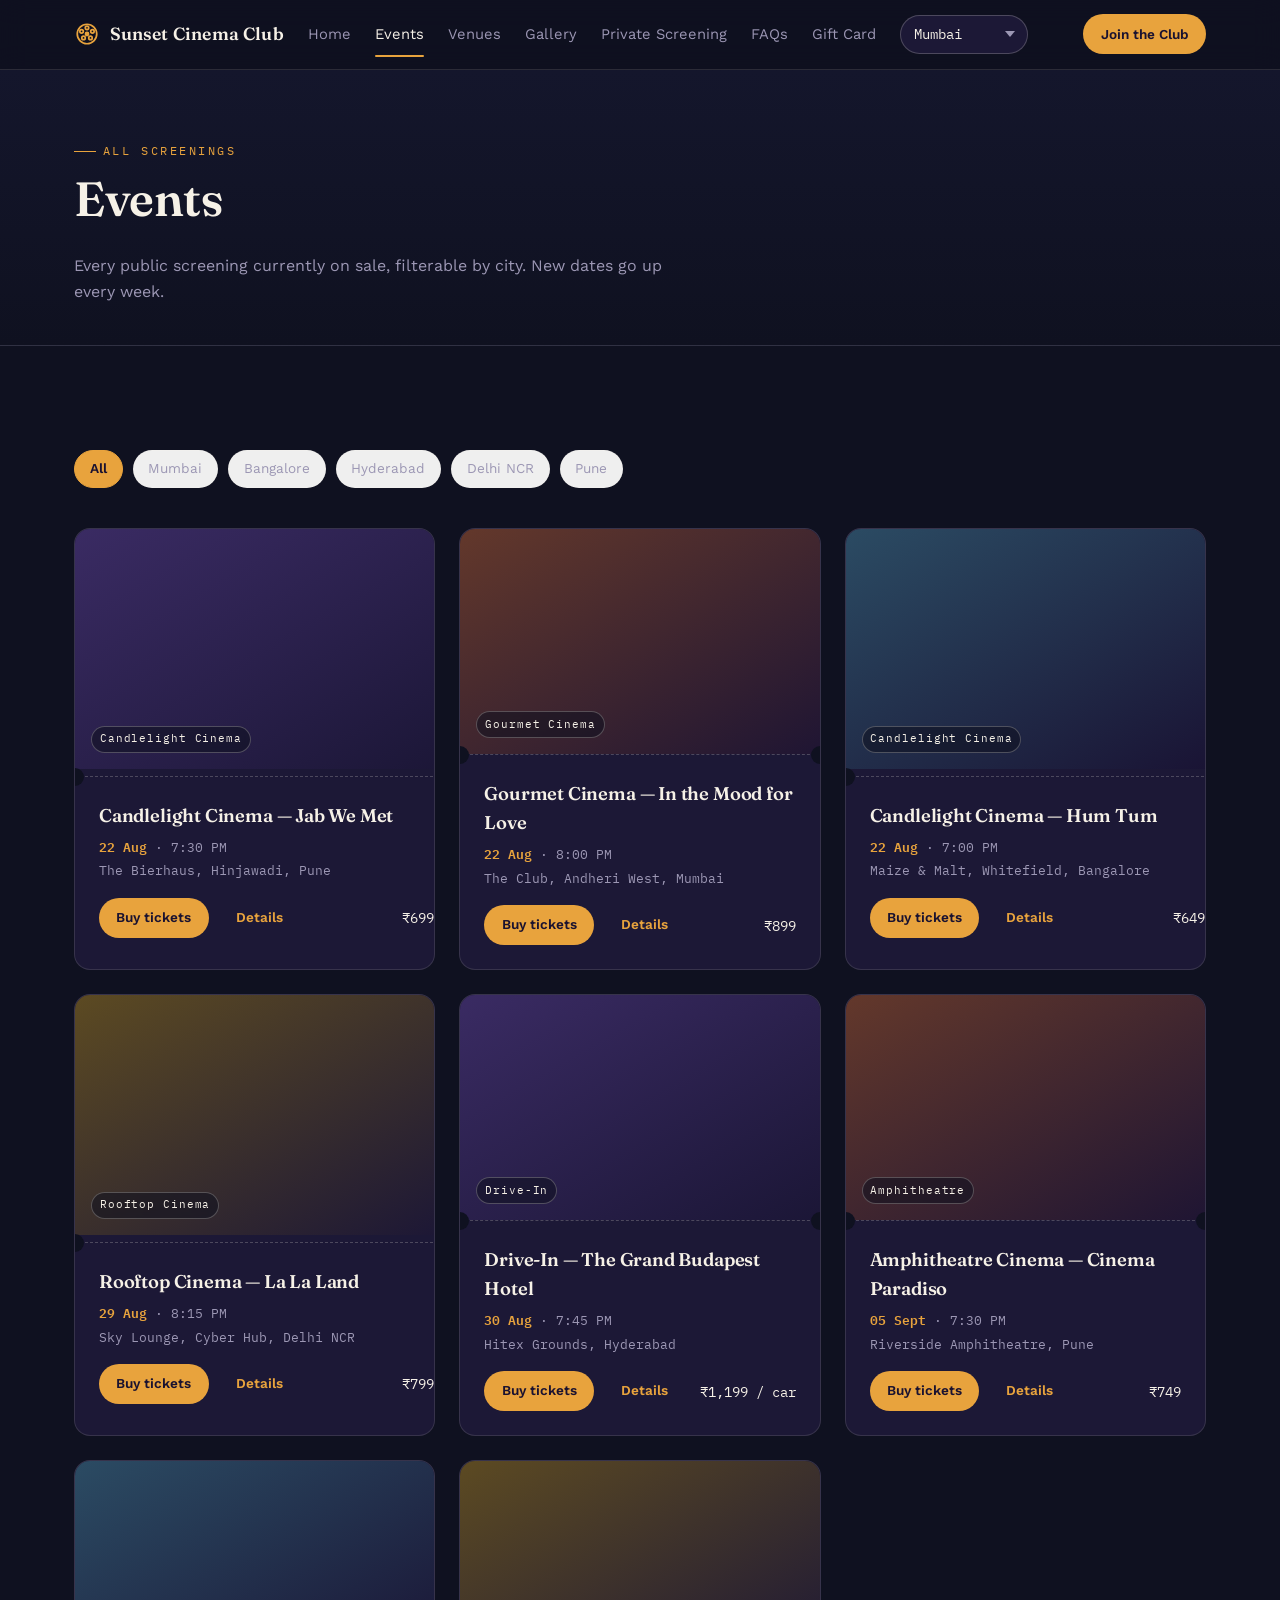
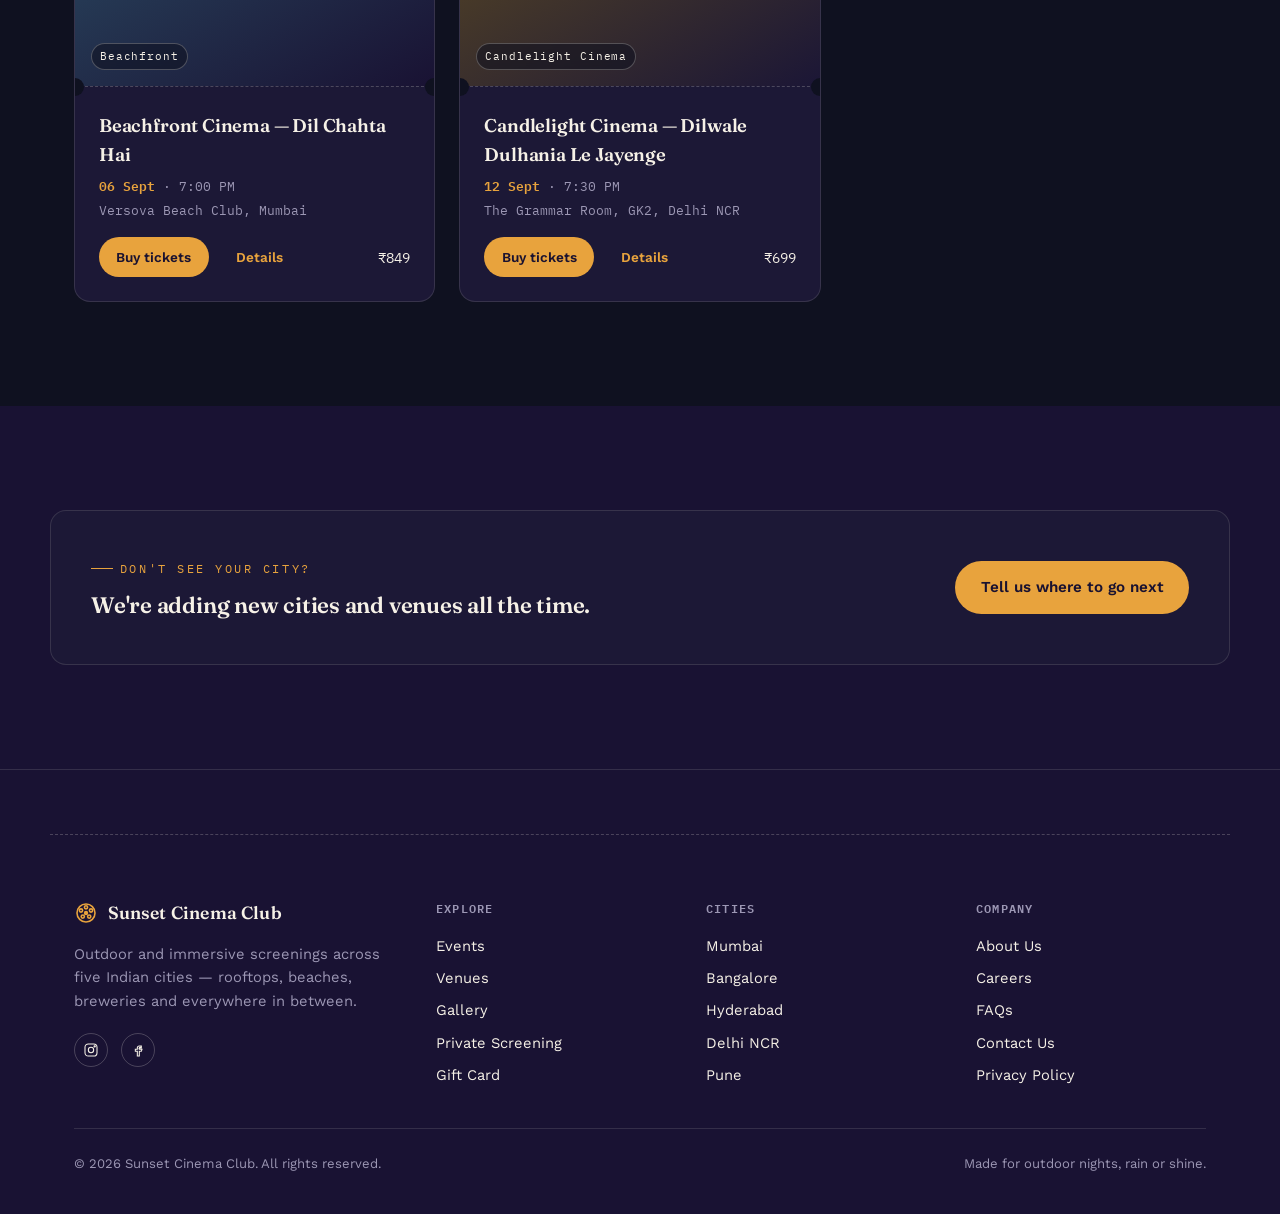
<file: events.html>
<!DOCTYPE html>
<html lang="en">
<head>
<meta charset="UTF-8">
<meta name="viewport" content="width=device-width, initial-scale=1.0">
<title>Events — Sunset Cinema Club</title>
<meta name="description" content="Browse every upcoming outdoor screening by city, from rooftop double bills to beachfront classics.">
<link rel="preconnect" href="https://fonts.googleapis.com">
<link href="https://fonts.googleapis.com/css2?family=Fraunces:ital,wght@0,500;0,600;0,700;1,500&family=Work+Sans:wght@400;500;600&family=IBM+Plex+Mono:wght@400;500&display=swap" rel="stylesheet">
<link rel="stylesheet" href="style.css">
</head>
<body>

<header class="site-header">
  <nav class="nav">
    <a href="index.html" class="logo">
      <svg width="26" height="26" viewBox="0 0 24 24" fill="none" stroke="var(--amber)" stroke-width="1.6"><circle cx="12" cy="12" r="9"/><circle cx="12" cy="12" r="2.2" fill="var(--amber)" stroke="none"/><circle cx="12" cy="6.3" r="1.6"/><circle cx="17" cy="9.5" r="1.6"/><circle cx="15.2" cy="15.6" r="1.6"/><circle cx="8.8" cy="15.6" r="1.6"/><circle cx="7" cy="9.5" r="1.6"/></svg>
      Sunset Cinema Club
    </a>
    <div class="nav-links" id="nav-links">
      <a href="index.html" >Home</a>
      <a href="events.html" aria-current="page">Events</a>
      <a href="venues.html" >Venues</a>
      <a href="gallery.html" >Gallery</a>
      <a href="private-screening.html" >Private Screening</a>
      <a href="faq.html" >FAQs</a>
      <a href="gift-card.html" >Gift Card</a>
      <select class="city-select" aria-label="Select city"></select>
      <a href="join-the-club.html" class="btn btn-primary btn-sm nav-links-cta">Join the Club</a>
    </div>
    <div class="nav-right">
      <a href="join-the-club.html" class="btn btn-primary btn-sm nav-right-cta">Join the Club</a>
      <button class="nav-toggle" aria-label="Toggle menu" aria-expanded="false">
        <svg viewBox="0 0 24 24" fill="none" stroke="currentColor" stroke-width="2"><path d="M3 6h18M3 12h18M3 18h18"/></svg>
      </button>
    </div>
  </nav>
</header>

<main>
  <section class="page-hero">
    <div class="wrap">
      <span class="eyebrow">All screenings</span>
      <h1>Events</h1>
      <p>Every public screening currently on sale, filterable by city. New dates go up every week.</p>
    </div>
  </section>

  <section class="section">
    <div class="wrap">
      <div id="city-tabs" class="tabs"></div>
      <div class="ticket-grid" id="events-list"></div>
    </div>
  </section>

  <section class="section section-alt">
    <div class="wrap panel" style="display:flex; justify-content:space-between; align-items:center; gap:2rem; flex-wrap:wrap;">
      <div>
        <span class="eyebrow">Don't see your city?</span>
        <h2 style="margin-top:0.6rem; font-size:1.4rem;">We're adding new cities and venues all the time.</h2>
      </div>
      <a href="contact.html" class="btn btn-primary">Tell us where to go next</a>
    </div>
  </section>
</main>

<footer class="site-footer">
  <div class="footer-perf wrap"></div>
  <div class="wrap">
    <div class="footer-grid">
      <div>
        <div class="logo">
          <svg width="24" height="24" viewBox="0 0 24 24" fill="none" stroke="var(--amber)" stroke-width="1.6"><circle cx="12" cy="12" r="9"/><circle cx="12" cy="12" r="2.2" fill="var(--amber)" stroke="none"/><circle cx="12" cy="6.3" r="1.6"/><circle cx="17" cy="9.5" r="1.6"/><circle cx="15.2" cy="15.6" r="1.6"/><circle cx="8.8" cy="15.6" r="1.6"/><circle cx="7" cy="9.5" r="1.6"/></svg>
          Sunset Cinema Club
        </div>
        <p style="color:var(--muted); margin-top:1rem; max-width:34ch; font-size:0.92rem;">Outdoor and immersive screenings across five Indian cities — rooftops, beaches, breweries and everywhere in between.</p>
        <div class="social" style="margin-top:1.2rem;">
          <a href="#" aria-label="Instagram"><svg width="16" height="16" viewBox="0 0 24 24" fill="none" stroke="currentColor" stroke-width="1.6"><rect x="3" y="3" width="18" height="18" rx="5"/><circle cx="12" cy="12" r="4"/><circle cx="17.5" cy="6.5" r="1"/></svg></a>
          <a href="#" aria-label="Facebook"><svg width="16" height="16" viewBox="0 0 24 24" fill="none" stroke="currentColor" stroke-width="1.6"><path d="M14 9h3V6h-3a3 3 0 0 0-3 3v2H8v3h3v7h3v-7h3l1-3h-4V9a1 1 0 0 1 1-1Z"/></svg></a>
        </div>
      </div>
      <div>
        <h4>Explore</h4>
        <ul>
          <li><a href="events.html">Events</a></li>
          <li><a href="venues.html">Venues</a></li>
          <li><a href="gallery.html">Gallery</a></li>
          <li><a href="private-screening.html">Private Screening</a></li>
          <li><a href="gift-card.html">Gift Card</a></li>
        </ul>
      </div>
      <div>
        <h4>Cities</h4>
        <ul>
          <li><a href="events.html">Mumbai</a></li>
          <li><a href="events.html">Bangalore</a></li>
          <li><a href="events.html">Hyderabad</a></li>
          <li><a href="events.html">Delhi NCR</a></li>
          <li><a href="events.html">Pune</a></li>
        </ul>
      </div>
      <div>
        <h4>Company</h4>
        <ul>
          <li><a href="about.html">About Us</a></li>
          <li><a href="careers.html">Careers</a></li>
          <li><a href="faq.html">FAQs</a></li>
          <li><a href="contact.html">Contact Us</a></li>
          <li><a href="privacy-policy.html">Privacy Policy</a></li>
        </ul>
      </div>
    </div>
    <div class="footer-bottom">
      <span>© <span data-year></span> Sunset Cinema Club. All rights reserved.</span>
      <span>Made for outdoor nights, rain or shine.</span>
    </div>
  </div>
</footer>

<script src="data.js"></script>
<script src="script.js"></script>
</body>
</html>
</file>
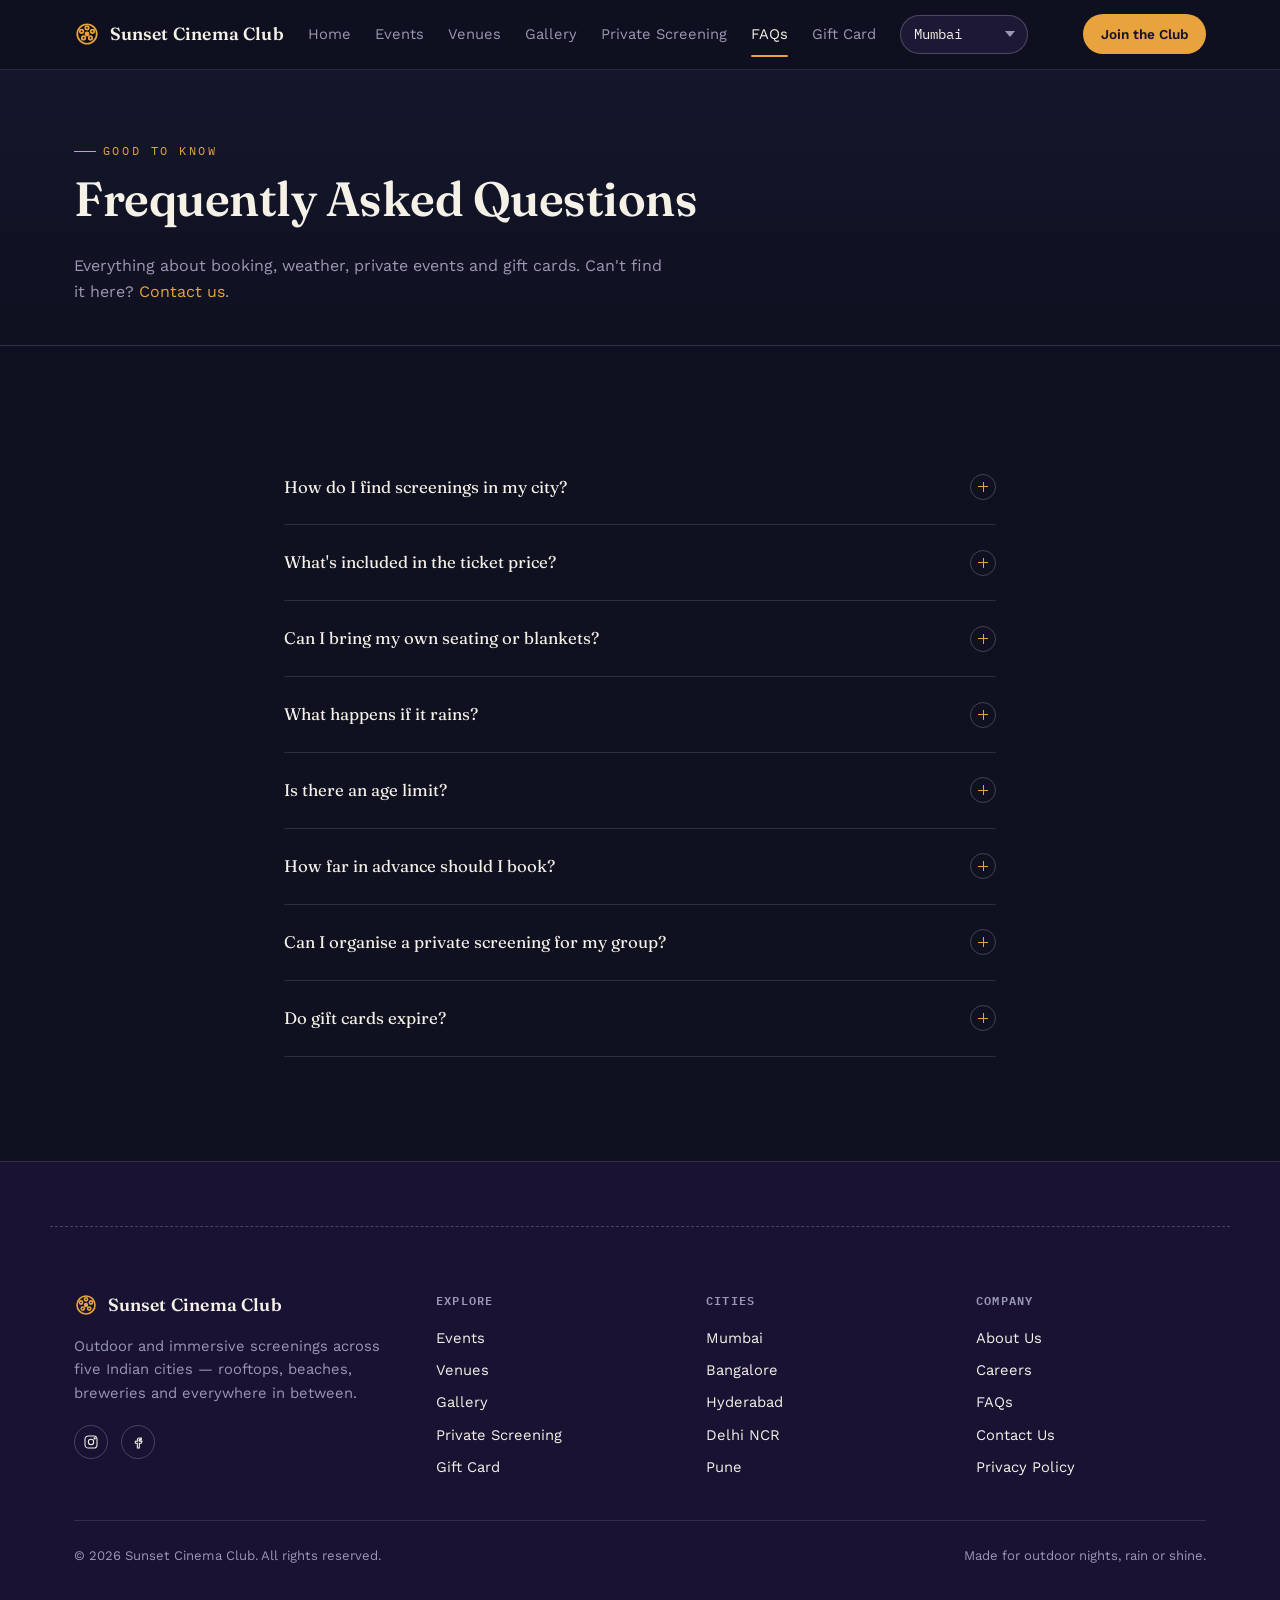
<file: faq.html>
<!DOCTYPE html>
<html lang="en">
<head>
<meta charset="UTF-8">
<meta name="viewport" content="width=device-width, initial-scale=1.0">
<title>FAQs — Sunset Cinema Club</title>
<meta name="description" content="Answers to the questions we hear most about booking, weather and private events.">
<link rel="preconnect" href="https://fonts.googleapis.com">
<link href="https://fonts.googleapis.com/css2?family=Fraunces:ital,wght@0,500;0,600;0,700;1,500&family=Work+Sans:wght@400;500;600&family=IBM+Plex+Mono:wght@400;500&display=swap" rel="stylesheet">
<link rel="stylesheet" href="style.css">
</head>
<body>

<header class="site-header">
  <nav class="nav">
    <a href="index.html" class="logo">
      <svg width="26" height="26" viewBox="0 0 24 24" fill="none" stroke="var(--amber)" stroke-width="1.6"><circle cx="12" cy="12" r="9"/><circle cx="12" cy="12" r="2.2" fill="var(--amber)" stroke="none"/><circle cx="12" cy="6.3" r="1.6"/><circle cx="17" cy="9.5" r="1.6"/><circle cx="15.2" cy="15.6" r="1.6"/><circle cx="8.8" cy="15.6" r="1.6"/><circle cx="7" cy="9.5" r="1.6"/></svg>
      Sunset Cinema Club
    </a>
    <div class="nav-links" id="nav-links">
      <a href="index.html" >Home</a>
      <a href="events.html" >Events</a>
      <a href="venues.html" >Venues</a>
      <a href="gallery.html" >Gallery</a>
      <a href="private-screening.html" >Private Screening</a>
      <a href="faq.html" aria-current="page">FAQs</a>
      <a href="gift-card.html" >Gift Card</a>
      <select class="city-select" aria-label="Select city"></select>
      <a href="join-the-club.html" class="btn btn-primary btn-sm nav-links-cta">Join the Club</a>
    </div>
    <div class="nav-right">
      <a href="join-the-club.html" class="btn btn-primary btn-sm nav-right-cta">Join the Club</a>
      <button class="nav-toggle" aria-label="Toggle menu" aria-expanded="false">
        <svg viewBox="0 0 24 24" fill="none" stroke="currentColor" stroke-width="2"><path d="M3 6h18M3 12h18M3 18h18"/></svg>
      </button>
    </div>
  </nav>
</header>

<main>
  <section class="page-hero">
    <div class="wrap">
      <span class="eyebrow">Good to know</span>
      <h1>Frequently Asked Questions</h1>
      <p>Everything about booking, weather, private events and gift cards. Can't find it here? <a href="contact.html" style="color:var(--amber);">Contact us</a>.</p>
    </div>
  </section>

  <section class="section">
    <div class="wrap" style="max-width: 760px;">
      <div id="faq-list"></div>
    </div>
  </section>
</main>

<footer class="site-footer">
  <div class="footer-perf wrap"></div>
  <div class="wrap">
    <div class="footer-grid">
      <div>
        <div class="logo">
          <svg width="24" height="24" viewBox="0 0 24 24" fill="none" stroke="var(--amber)" stroke-width="1.6"><circle cx="12" cy="12" r="9"/><circle cx="12" cy="12" r="2.2" fill="var(--amber)" stroke="none"/><circle cx="12" cy="6.3" r="1.6"/><circle cx="17" cy="9.5" r="1.6"/><circle cx="15.2" cy="15.6" r="1.6"/><circle cx="8.8" cy="15.6" r="1.6"/><circle cx="7" cy="9.5" r="1.6"/></svg>
          Sunset Cinema Club
        </div>
        <p style="color:var(--muted); margin-top:1rem; max-width:34ch; font-size:0.92rem;">Outdoor and immersive screenings across five Indian cities — rooftops, beaches, breweries and everywhere in between.</p>
        <div class="social" style="margin-top:1.2rem;">
          <a href="#" aria-label="Instagram"><svg width="16" height="16" viewBox="0 0 24 24" fill="none" stroke="currentColor" stroke-width="1.6"><rect x="3" y="3" width="18" height="18" rx="5"/><circle cx="12" cy="12" r="4"/><circle cx="17.5" cy="6.5" r="1"/></svg></a>
          <a href="#" aria-label="Facebook"><svg width="16" height="16" viewBox="0 0 24 24" fill="none" stroke="currentColor" stroke-width="1.6"><path d="M14 9h3V6h-3a3 3 0 0 0-3 3v2H8v3h3v7h3v-7h3l1-3h-4V9a1 1 0 0 1 1-1Z"/></svg></a>
        </div>
      </div>
      <div>
        <h4>Explore</h4>
        <ul>
          <li><a href="events.html">Events</a></li>
          <li><a href="venues.html">Venues</a></li>
          <li><a href="gallery.html">Gallery</a></li>
          <li><a href="private-screening.html">Private Screening</a></li>
          <li><a href="gift-card.html">Gift Card</a></li>
        </ul>
      </div>
      <div>
        <h4>Cities</h4>
        <ul>
          <li><a href="events.html">Mumbai</a></li>
          <li><a href="events.html">Bangalore</a></li>
          <li><a href="events.html">Hyderabad</a></li>
          <li><a href="events.html">Delhi NCR</a></li>
          <li><a href="events.html">Pune</a></li>
        </ul>
      </div>
      <div>
        <h4>Company</h4>
        <ul>
          <li><a href="about.html">About Us</a></li>
          <li><a href="careers.html">Careers</a></li>
          <li><a href="faq.html">FAQs</a></li>
          <li><a href="contact.html">Contact Us</a></li>
          <li><a href="privacy-policy.html">Privacy Policy</a></li>
        </ul>
      </div>
    </div>
    <div class="footer-bottom">
      <span>© <span data-year></span> Sunset Cinema Club. All rights reserved.</span>
      <span>Made for outdoor nights, rain or shine.</span>
    </div>
  </div>
</footer>

<script src="data.js"></script>
<script src="script.js"></script>
</body>
</html>
</file>
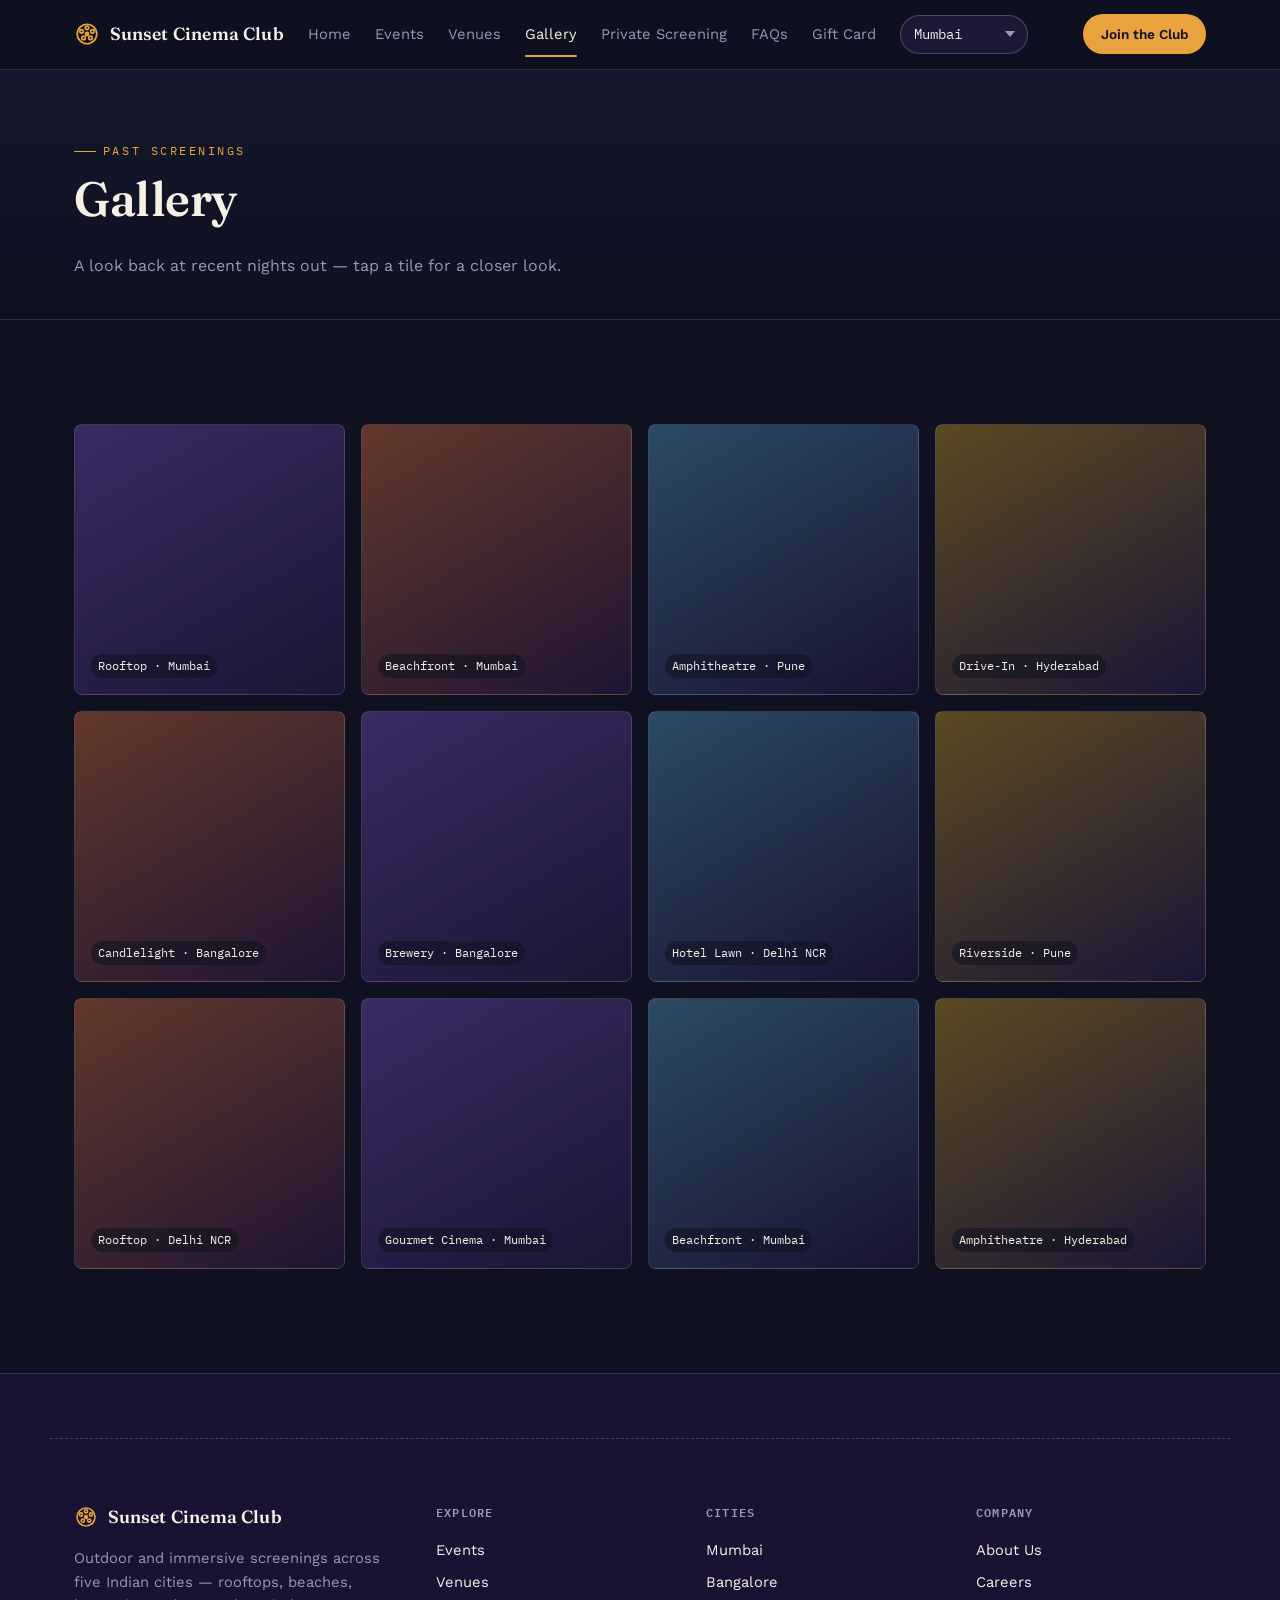
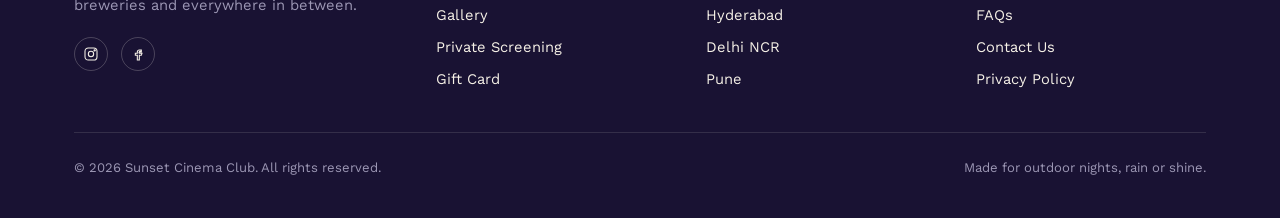
<file: gallery.html>
<!DOCTYPE html>
<html lang="en">
<head>
<meta charset="UTF-8">
<meta name="viewport" content="width=device-width, initial-scale=1.0">
<title>Gallery — Sunset Cinema Club</title>
<meta name="description" content="A look at past screenings across our rooftop, beachfront and amphitheatre venues.">
<link rel="preconnect" href="https://fonts.googleapis.com">
<link href="https://fonts.googleapis.com/css2?family=Fraunces:ital,wght@0,500;0,600;0,700;1,500&family=Work+Sans:wght@400;500;600&family=IBM+Plex+Mono:wght@400;500&display=swap" rel="stylesheet">
<link rel="stylesheet" href="style.css">
</head>
<body>

<header class="site-header">
  <nav class="nav">
    <a href="index.html" class="logo">
      <svg width="26" height="26" viewBox="0 0 24 24" fill="none" stroke="var(--amber)" stroke-width="1.6"><circle cx="12" cy="12" r="9"/><circle cx="12" cy="12" r="2.2" fill="var(--amber)" stroke="none"/><circle cx="12" cy="6.3" r="1.6"/><circle cx="17" cy="9.5" r="1.6"/><circle cx="15.2" cy="15.6" r="1.6"/><circle cx="8.8" cy="15.6" r="1.6"/><circle cx="7" cy="9.5" r="1.6"/></svg>
      Sunset Cinema Club
    </a>
    <div class="nav-links" id="nav-links">
      <a href="index.html" >Home</a>
      <a href="events.html" >Events</a>
      <a href="venues.html" >Venues</a>
      <a href="gallery.html" aria-current="page">Gallery</a>
      <a href="private-screening.html" >Private Screening</a>
      <a href="faq.html" >FAQs</a>
      <a href="gift-card.html" >Gift Card</a>
      <select class="city-select" aria-label="Select city"></select>
      <a href="join-the-club.html" class="btn btn-primary btn-sm nav-links-cta">Join the Club</a>
    </div>
    <div class="nav-right">
      <a href="join-the-club.html" class="btn btn-primary btn-sm nav-right-cta">Join the Club</a>
      <button class="nav-toggle" aria-label="Toggle menu" aria-expanded="false">
        <svg viewBox="0 0 24 24" fill="none" stroke="currentColor" stroke-width="2"><path d="M3 6h18M3 12h18M3 18h18"/></svg>
      </button>
    </div>
  </nav>
</header>

<main>
  <section class="page-hero">
    <div class="wrap">
      <span class="eyebrow">Past screenings</span>
      <h1>Gallery</h1>
      <p>A look back at recent nights out — tap a tile for a closer look.</p>
    </div>
  </section>

  <section class="section">
    <div class="wrap">
      <div class="gallery-grid" id="gallery-grid"></div>
    </div>
  </section>

  <div class="lightbox" id="lightbox">
    <div class="lightbox-inner">
      <button class="lightbox-close" aria-label="Close">&times;</button>
      <span class="lightbox-caption badge"></span>
    </div>
  </div>
</main>

<footer class="site-footer">
  <div class="footer-perf wrap"></div>
  <div class="wrap">
    <div class="footer-grid">
      <div>
        <div class="logo">
          <svg width="24" height="24" viewBox="0 0 24 24" fill="none" stroke="var(--amber)" stroke-width="1.6"><circle cx="12" cy="12" r="9"/><circle cx="12" cy="12" r="2.2" fill="var(--amber)" stroke="none"/><circle cx="12" cy="6.3" r="1.6"/><circle cx="17" cy="9.5" r="1.6"/><circle cx="15.2" cy="15.6" r="1.6"/><circle cx="8.8" cy="15.6" r="1.6"/><circle cx="7" cy="9.5" r="1.6"/></svg>
          Sunset Cinema Club
        </div>
        <p style="color:var(--muted); margin-top:1rem; max-width:34ch; font-size:0.92rem;">Outdoor and immersive screenings across five Indian cities — rooftops, beaches, breweries and everywhere in between.</p>
        <div class="social" style="margin-top:1.2rem;">
          <a href="#" aria-label="Instagram"><svg width="16" height="16" viewBox="0 0 24 24" fill="none" stroke="currentColor" stroke-width="1.6"><rect x="3" y="3" width="18" height="18" rx="5"/><circle cx="12" cy="12" r="4"/><circle cx="17.5" cy="6.5" r="1"/></svg></a>
          <a href="#" aria-label="Facebook"><svg width="16" height="16" viewBox="0 0 24 24" fill="none" stroke="currentColor" stroke-width="1.6"><path d="M14 9h3V6h-3a3 3 0 0 0-3 3v2H8v3h3v7h3v-7h3l1-3h-4V9a1 1 0 0 1 1-1Z"/></svg></a>
        </div>
      </div>
      <div>
        <h4>Explore</h4>
        <ul>
          <li><a href="events.html">Events</a></li>
          <li><a href="venues.html">Venues</a></li>
          <li><a href="gallery.html">Gallery</a></li>
          <li><a href="private-screening.html">Private Screening</a></li>
          <li><a href="gift-card.html">Gift Card</a></li>
        </ul>
      </div>
      <div>
        <h4>Cities</h4>
        <ul>
          <li><a href="events.html">Mumbai</a></li>
          <li><a href="events.html">Bangalore</a></li>
          <li><a href="events.html">Hyderabad</a></li>
          <li><a href="events.html">Delhi NCR</a></li>
          <li><a href="events.html">Pune</a></li>
        </ul>
      </div>
      <div>
        <h4>Company</h4>
        <ul>
          <li><a href="about.html">About Us</a></li>
          <li><a href="careers.html">Careers</a></li>
          <li><a href="faq.html">FAQs</a></li>
          <li><a href="contact.html">Contact Us</a></li>
          <li><a href="privacy-policy.html">Privacy Policy</a></li>
        </ul>
      </div>
    </div>
    <div class="footer-bottom">
      <span>© <span data-year></span> Sunset Cinema Club. All rights reserved.</span>
      <span>Made for outdoor nights, rain or shine.</span>
    </div>
  </div>
</footer>

<script src="data.js"></script>
<script src="script.js"></script>
</body>
</html>
</file>
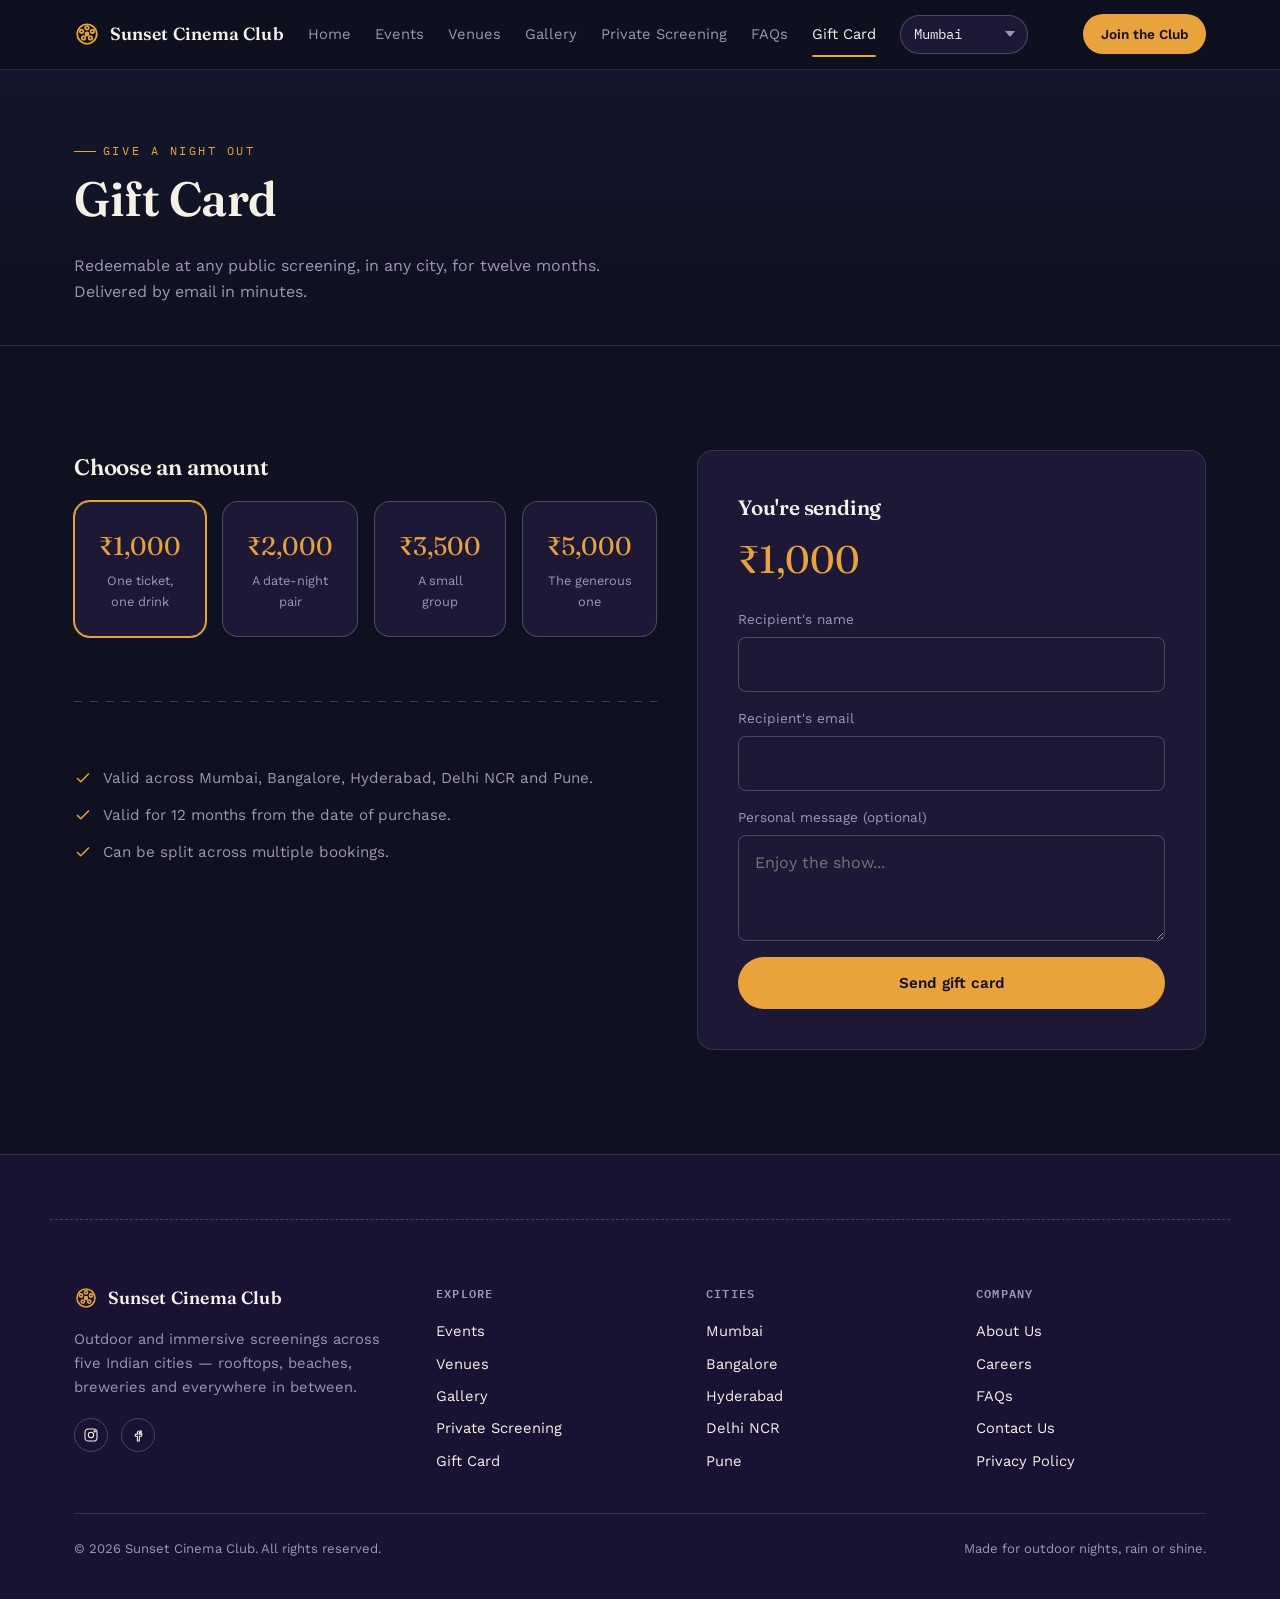
<file: gift-card.html>
<!DOCTYPE html>
<html lang="en">
<head>
<meta charset="UTF-8">
<meta name="viewport" content="width=device-width, initial-scale=1.0">
<title>Gift Card — Sunset Cinema Club</title>
<meta name="description" content="Send a Sunset Cinema Club gift card, redeemable at any public screening.">
<link rel="preconnect" href="https://fonts.googleapis.com">
<link href="https://fonts.googleapis.com/css2?family=Fraunces:ital,wght@0,500;0,600;0,700;1,500&family=Work+Sans:wght@400;500;600&family=IBM+Plex+Mono:wght@400;500&display=swap" rel="stylesheet">
<link rel="stylesheet" href="style.css">
</head>
<body>

<header class="site-header">
  <nav class="nav">
    <a href="index.html" class="logo">
      <svg width="26" height="26" viewBox="0 0 24 24" fill="none" stroke="var(--amber)" stroke-width="1.6"><circle cx="12" cy="12" r="9"/><circle cx="12" cy="12" r="2.2" fill="var(--amber)" stroke="none"/><circle cx="12" cy="6.3" r="1.6"/><circle cx="17" cy="9.5" r="1.6"/><circle cx="15.2" cy="15.6" r="1.6"/><circle cx="8.8" cy="15.6" r="1.6"/><circle cx="7" cy="9.5" r="1.6"/></svg>
      Sunset Cinema Club
    </a>
    <div class="nav-links" id="nav-links">
      <a href="index.html" >Home</a>
      <a href="events.html" >Events</a>
      <a href="venues.html" >Venues</a>
      <a href="gallery.html" >Gallery</a>
      <a href="private-screening.html" >Private Screening</a>
      <a href="faq.html" >FAQs</a>
      <a href="gift-card.html" aria-current="page">Gift Card</a>
      <select class="city-select" aria-label="Select city"></select>
      <a href="join-the-club.html" class="btn btn-primary btn-sm nav-links-cta">Join the Club</a>
    </div>
    <div class="nav-right">
      <a href="join-the-club.html" class="btn btn-primary btn-sm nav-right-cta">Join the Club</a>
      <button class="nav-toggle" aria-label="Toggle menu" aria-expanded="false">
        <svg viewBox="0 0 24 24" fill="none" stroke="currentColor" stroke-width="2"><path d="M3 6h18M3 12h18M3 18h18"/></svg>
      </button>
    </div>
  </nav>
</header>

<main>
  <section class="page-hero">
    <div class="wrap">
      <span class="eyebrow">Give a night out</span>
      <h1>Gift Card</h1>
      <p>Redeemable at any public screening, in any city, for twelve months. Delivered by email in minutes.</p>
    </div>
  </section>

  <section class="section">
    <div class="wrap two-col">
      <div>
        <h2 style="font-size:1.4rem; margin-bottom:1rem;">Choose an amount</h2>
        <div class="tier-grid" id="tier-grid">
          <div class="tier is-selected" data-amount="₹1,000"><div class="amount">₹1,000</div><div class="label">One ticket, one drink</div></div>
          <div class="tier" data-amount="₹2,000"><div class="amount">₹2,000</div><div class="label">A date-night pair</div></div>
          <div class="tier" data-amount="₹3,500"><div class="amount">₹3,500</div><div class="label">A small group</div></div>
          <div class="tier" data-amount="₹5,000"><div class="amount">₹5,000</div><div class="label">The generous one</div></div>
        </div>

        <div class="perf-divider"></div>

        <ul class="list-check">
          <li><svg width="18" height="18" viewBox="0 0 24 24" fill="none" stroke="currentColor" stroke-width="2"><path d="M20 6 9 17l-5-5"/></svg> Valid across Mumbai, Bangalore, Hyderabad, Delhi NCR and Pune.</li>
          <li><svg width="18" height="18" viewBox="0 0 24 24" fill="none" stroke="currentColor" stroke-width="2"><path d="M20 6 9 17l-5-5"/></svg> Valid for 12 months from the date of purchase.</li>
          <li><svg width="18" height="18" viewBox="0 0 24 24" fill="none" stroke="currentColor" stroke-width="2"><path d="M20 6 9 17l-5-5"/></svg> Can be split across multiple bookings.</li>
        </ul>
      </div>

      <div class="panel">
        <h2 style="font-size:1.3rem; margin-bottom:0.3rem;">You're sending</h2>
        <p style="font-family:var(--font-display); font-size:2.4rem; color:var(--amber); margin-bottom:1.2rem;" id="tier-total">₹1,000</p>
        <form class="form-grid" data-demo-form>
          <div class="field">
            <label for="gc-to">Recipient's name</label>
            <input id="gc-to" type="text" required>
          </div>
          <div class="field">
            <label for="gc-email">Recipient's email</label>
            <input id="gc-email" type="email" required>
          </div>
          <div class="field">
            <label for="gc-message">Personal message (optional)</label>
            <textarea id="gc-message" rows="3" placeholder="Enjoy the show..."></textarea>
          </div>
          <button class="btn btn-primary btn-block" type="submit">Send gift card</button>
          <div class="form-success">Sent! Your recipient will get an email with their gift card code shortly.</div>
        </form>
      </div>
    </div>
  </section>
</main>

<footer class="site-footer">
  <div class="footer-perf wrap"></div>
  <div class="wrap">
    <div class="footer-grid">
      <div>
        <div class="logo">
          <svg width="24" height="24" viewBox="0 0 24 24" fill="none" stroke="var(--amber)" stroke-width="1.6"><circle cx="12" cy="12" r="9"/><circle cx="12" cy="12" r="2.2" fill="var(--amber)" stroke="none"/><circle cx="12" cy="6.3" r="1.6"/><circle cx="17" cy="9.5" r="1.6"/><circle cx="15.2" cy="15.6" r="1.6"/><circle cx="8.8" cy="15.6" r="1.6"/><circle cx="7" cy="9.5" r="1.6"/></svg>
          Sunset Cinema Club
        </div>
        <p style="color:var(--muted); margin-top:1rem; max-width:34ch; font-size:0.92rem;">Outdoor and immersive screenings across five Indian cities — rooftops, beaches, breweries and everywhere in between.</p>
        <div class="social" style="margin-top:1.2rem;">
          <a href="#" aria-label="Instagram"><svg width="16" height="16" viewBox="0 0 24 24" fill="none" stroke="currentColor" stroke-width="1.6"><rect x="3" y="3" width="18" height="18" rx="5"/><circle cx="12" cy="12" r="4"/><circle cx="17.5" cy="6.5" r="1"/></svg></a>
          <a href="#" aria-label="Facebook"><svg width="16" height="16" viewBox="0 0 24 24" fill="none" stroke="currentColor" stroke-width="1.6"><path d="M14 9h3V6h-3a3 3 0 0 0-3 3v2H8v3h3v7h3v-7h3l1-3h-4V9a1 1 0 0 1 1-1Z"/></svg></a>
        </div>
      </div>
      <div>
        <h4>Explore</h4>
        <ul>
          <li><a href="events.html">Events</a></li>
          <li><a href="venues.html">Venues</a></li>
          <li><a href="gallery.html">Gallery</a></li>
          <li><a href="private-screening.html">Private Screening</a></li>
          <li><a href="gift-card.html">Gift Card</a></li>
        </ul>
      </div>
      <div>
        <h4>Cities</h4>
        <ul>
          <li><a href="events.html">Mumbai</a></li>
          <li><a href="events.html">Bangalore</a></li>
          <li><a href="events.html">Hyderabad</a></li>
          <li><a href="events.html">Delhi NCR</a></li>
          <li><a href="events.html">Pune</a></li>
        </ul>
      </div>
      <div>
        <h4>Company</h4>
        <ul>
          <li><a href="about.html">About Us</a></li>
          <li><a href="careers.html">Careers</a></li>
          <li><a href="faq.html">FAQs</a></li>
          <li><a href="contact.html">Contact Us</a></li>
          <li><a href="privacy-policy.html">Privacy Policy</a></li>
        </ul>
      </div>
    </div>
    <div class="footer-bottom">
      <span>© <span data-year></span> Sunset Cinema Club. All rights reserved.</span>
      <span>Made for outdoor nights, rain or shine.</span>
    </div>
  </div>
</footer>

<script src="data.js"></script>
<script src="script.js"></script>
</body>
</html>
</file>
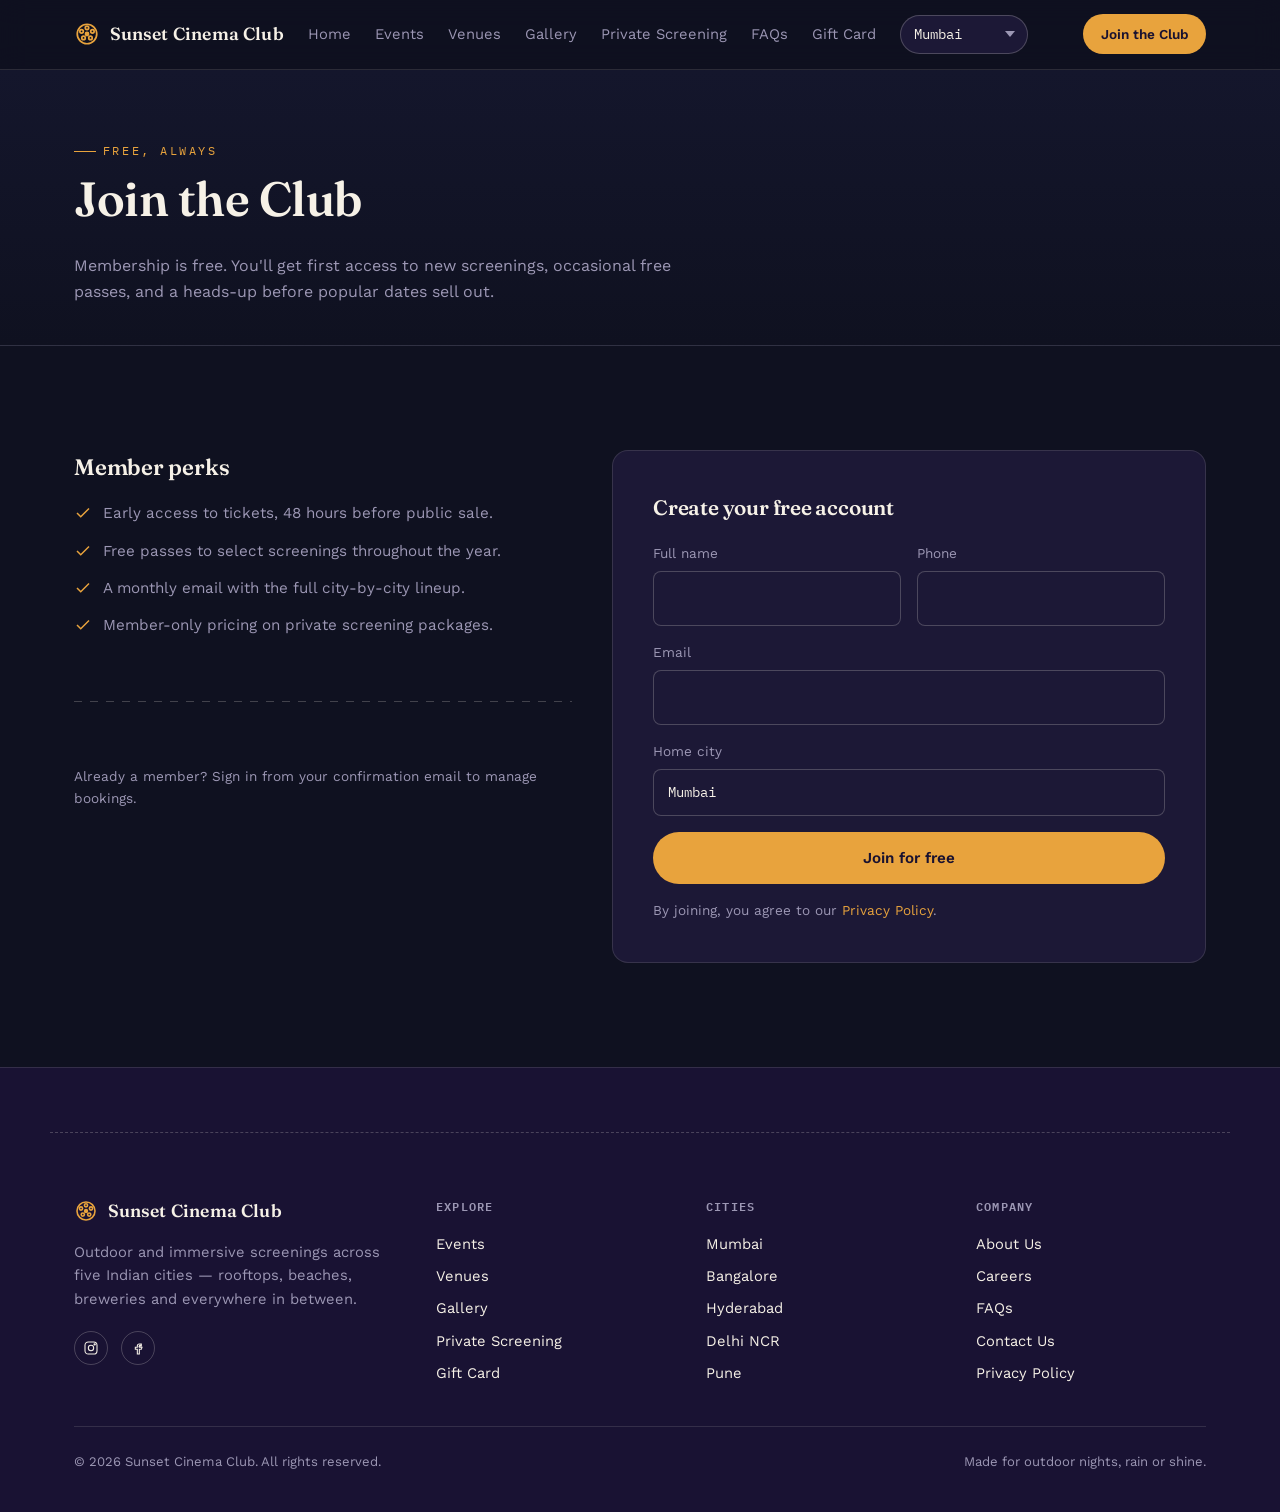
<file: join-the-club.html>
<!DOCTYPE html>
<html lang="en">
<head>
<meta charset="UTF-8">
<meta name="viewport" content="width=device-width, initial-scale=1.0">
<title>Join the Club — Sunset Cinema Club</title>
<meta name="description" content="Join Sunset Cinema Club for free and get first access to new screenings and member-only passes.">
<link rel="preconnect" href="https://fonts.googleapis.com">
<link href="https://fonts.googleapis.com/css2?family=Fraunces:ital,wght@0,500;0,600;0,700;1,500&family=Work+Sans:wght@400;500;600&family=IBM+Plex+Mono:wght@400;500&display=swap" rel="stylesheet">
<link rel="stylesheet" href="style.css">
</head>
<body>

<header class="site-header">
  <nav class="nav">
    <a href="index.html" class="logo">
      <svg width="26" height="26" viewBox="0 0 24 24" fill="none" stroke="var(--amber)" stroke-width="1.6"><circle cx="12" cy="12" r="9"/><circle cx="12" cy="12" r="2.2" fill="var(--amber)" stroke="none"/><circle cx="12" cy="6.3" r="1.6"/><circle cx="17" cy="9.5" r="1.6"/><circle cx="15.2" cy="15.6" r="1.6"/><circle cx="8.8" cy="15.6" r="1.6"/><circle cx="7" cy="9.5" r="1.6"/></svg>
      Sunset Cinema Club
    </a>
    <div class="nav-links" id="nav-links">
      <a href="index.html" >Home</a>
      <a href="events.html" >Events</a>
      <a href="venues.html" >Venues</a>
      <a href="gallery.html" >Gallery</a>
      <a href="private-screening.html" >Private Screening</a>
      <a href="faq.html" >FAQs</a>
      <a href="gift-card.html" >Gift Card</a>
      <select class="city-select" aria-label="Select city"></select>
      <a href="join-the-club.html" class="btn btn-primary btn-sm nav-links-cta">Join the Club</a>
    </div>
    <div class="nav-right">
      <a href="join-the-club.html" class="btn btn-primary btn-sm nav-right-cta">Join the Club</a>
      <button class="nav-toggle" aria-label="Toggle menu" aria-expanded="false">
        <svg viewBox="0 0 24 24" fill="none" stroke="currentColor" stroke-width="2"><path d="M3 6h18M3 12h18M3 18h18"/></svg>
      </button>
    </div>
  </nav>
</header>

<main>
  <section class="page-hero">
    <div class="wrap">
      <span class="eyebrow">Free, always</span>
      <h1>Join the Club</h1>
      <p>Membership is free. You'll get first access to new screenings, occasional free passes, and a heads-up before popular dates sell out.</p>
    </div>
  </section>

  <section class="section">
    <div class="wrap two-col">
      <div>
        <h2 style="font-size:1.4rem; margin-bottom:1rem;">Member perks</h2>
        <ul class="list-check">
          <li><svg width="18" height="18" viewBox="0 0 24 24" fill="none" stroke="currentColor" stroke-width="2"><path d="M20 6 9 17l-5-5"/></svg> Early access to tickets, 48 hours before public sale.</li>
          <li><svg width="18" height="18" viewBox="0 0 24 24" fill="none" stroke="currentColor" stroke-width="2"><path d="M20 6 9 17l-5-5"/></svg> Free passes to select screenings throughout the year.</li>
          <li><svg width="18" height="18" viewBox="0 0 24 24" fill="none" stroke="currentColor" stroke-width="2"><path d="M20 6 9 17l-5-5"/></svg> A monthly email with the full city-by-city lineup.</li>
          <li><svg width="18" height="18" viewBox="0 0 24 24" fill="none" stroke="currentColor" stroke-width="2"><path d="M20 6 9 17l-5-5"/></svg> Member-only pricing on private screening packages.</li>
        </ul>
        <div class="perf-divider"></div>
        <p class="form-note">Already a member? Sign in from your confirmation email to manage bookings.</p>
      </div>

      <div class="panel">
        <h2 style="font-size:1.3rem; margin-bottom:1.2rem;">Create your free account</h2>
        <form class="form-grid" data-demo-form>
          <div class="field-row">
            <div class="field">
              <label for="jc-name">Full name</label>
              <input id="jc-name" type="text" required>
            </div>
            <div class="field">
              <label for="jc-phone">Phone</label>
              <input id="jc-phone" type="tel">
            </div>
          </div>
          <div class="field">
            <label for="jc-email">Email</label>
            <input id="jc-email" type="email" required>
          </div>
          <div class="field">
            <label for="jc-city">Home city</label>
            <select id="jc-city" class="city-select"></select>
          </div>
          <button class="btn btn-primary btn-block" type="submit">Join for free</button>
          <p class="form-note">By joining, you agree to our <a href="privacy-policy.html" style="color:var(--amber);">Privacy Policy</a>.</p>
          <div class="form-success">Welcome to the club! Check your inbox to confirm your email.</div>
        </form>
      </div>
    </div>
  </section>
</main>

<footer class="site-footer">
  <div class="footer-perf wrap"></div>
  <div class="wrap">
    <div class="footer-grid">
      <div>
        <div class="logo">
          <svg width="24" height="24" viewBox="0 0 24 24" fill="none" stroke="var(--amber)" stroke-width="1.6"><circle cx="12" cy="12" r="9"/><circle cx="12" cy="12" r="2.2" fill="var(--amber)" stroke="none"/><circle cx="12" cy="6.3" r="1.6"/><circle cx="17" cy="9.5" r="1.6"/><circle cx="15.2" cy="15.6" r="1.6"/><circle cx="8.8" cy="15.6" r="1.6"/><circle cx="7" cy="9.5" r="1.6"/></svg>
          Sunset Cinema Club
        </div>
        <p style="color:var(--muted); margin-top:1rem; max-width:34ch; font-size:0.92rem;">Outdoor and immersive screenings across five Indian cities — rooftops, beaches, breweries and everywhere in between.</p>
        <div class="social" style="margin-top:1.2rem;">
          <a href="#" aria-label="Instagram"><svg width="16" height="16" viewBox="0 0 24 24" fill="none" stroke="currentColor" stroke-width="1.6"><rect x="3" y="3" width="18" height="18" rx="5"/><circle cx="12" cy="12" r="4"/><circle cx="17.5" cy="6.5" r="1"/></svg></a>
          <a href="#" aria-label="Facebook"><svg width="16" height="16" viewBox="0 0 24 24" fill="none" stroke="currentColor" stroke-width="1.6"><path d="M14 9h3V6h-3a3 3 0 0 0-3 3v2H8v3h3v7h3v-7h3l1-3h-4V9a1 1 0 0 1 1-1Z"/></svg></a>
        </div>
      </div>
      <div>
        <h4>Explore</h4>
        <ul>
          <li><a href="events.html">Events</a></li>
          <li><a href="venues.html">Venues</a></li>
          <li><a href="gallery.html">Gallery</a></li>
          <li><a href="private-screening.html">Private Screening</a></li>
          <li><a href="gift-card.html">Gift Card</a></li>
        </ul>
      </div>
      <div>
        <h4>Cities</h4>
        <ul>
          <li><a href="events.html">Mumbai</a></li>
          <li><a href="events.html">Bangalore</a></li>
          <li><a href="events.html">Hyderabad</a></li>
          <li><a href="events.html">Delhi NCR</a></li>
          <li><a href="events.html">Pune</a></li>
        </ul>
      </div>
      <div>
        <h4>Company</h4>
        <ul>
          <li><a href="about.html">About Us</a></li>
          <li><a href="careers.html">Careers</a></li>
          <li><a href="faq.html">FAQs</a></li>
          <li><a href="contact.html">Contact Us</a></li>
          <li><a href="privacy-policy.html">Privacy Policy</a></li>
        </ul>
      </div>
    </div>
    <div class="footer-bottom">
      <span>© <span data-year></span> Sunset Cinema Club. All rights reserved.</span>
      <span>Made for outdoor nights, rain or shine.</span>
    </div>
  </div>
</footer>

<script src="data.js"></script>
<script src="script.js"></script>
</body>
</html>
</file>
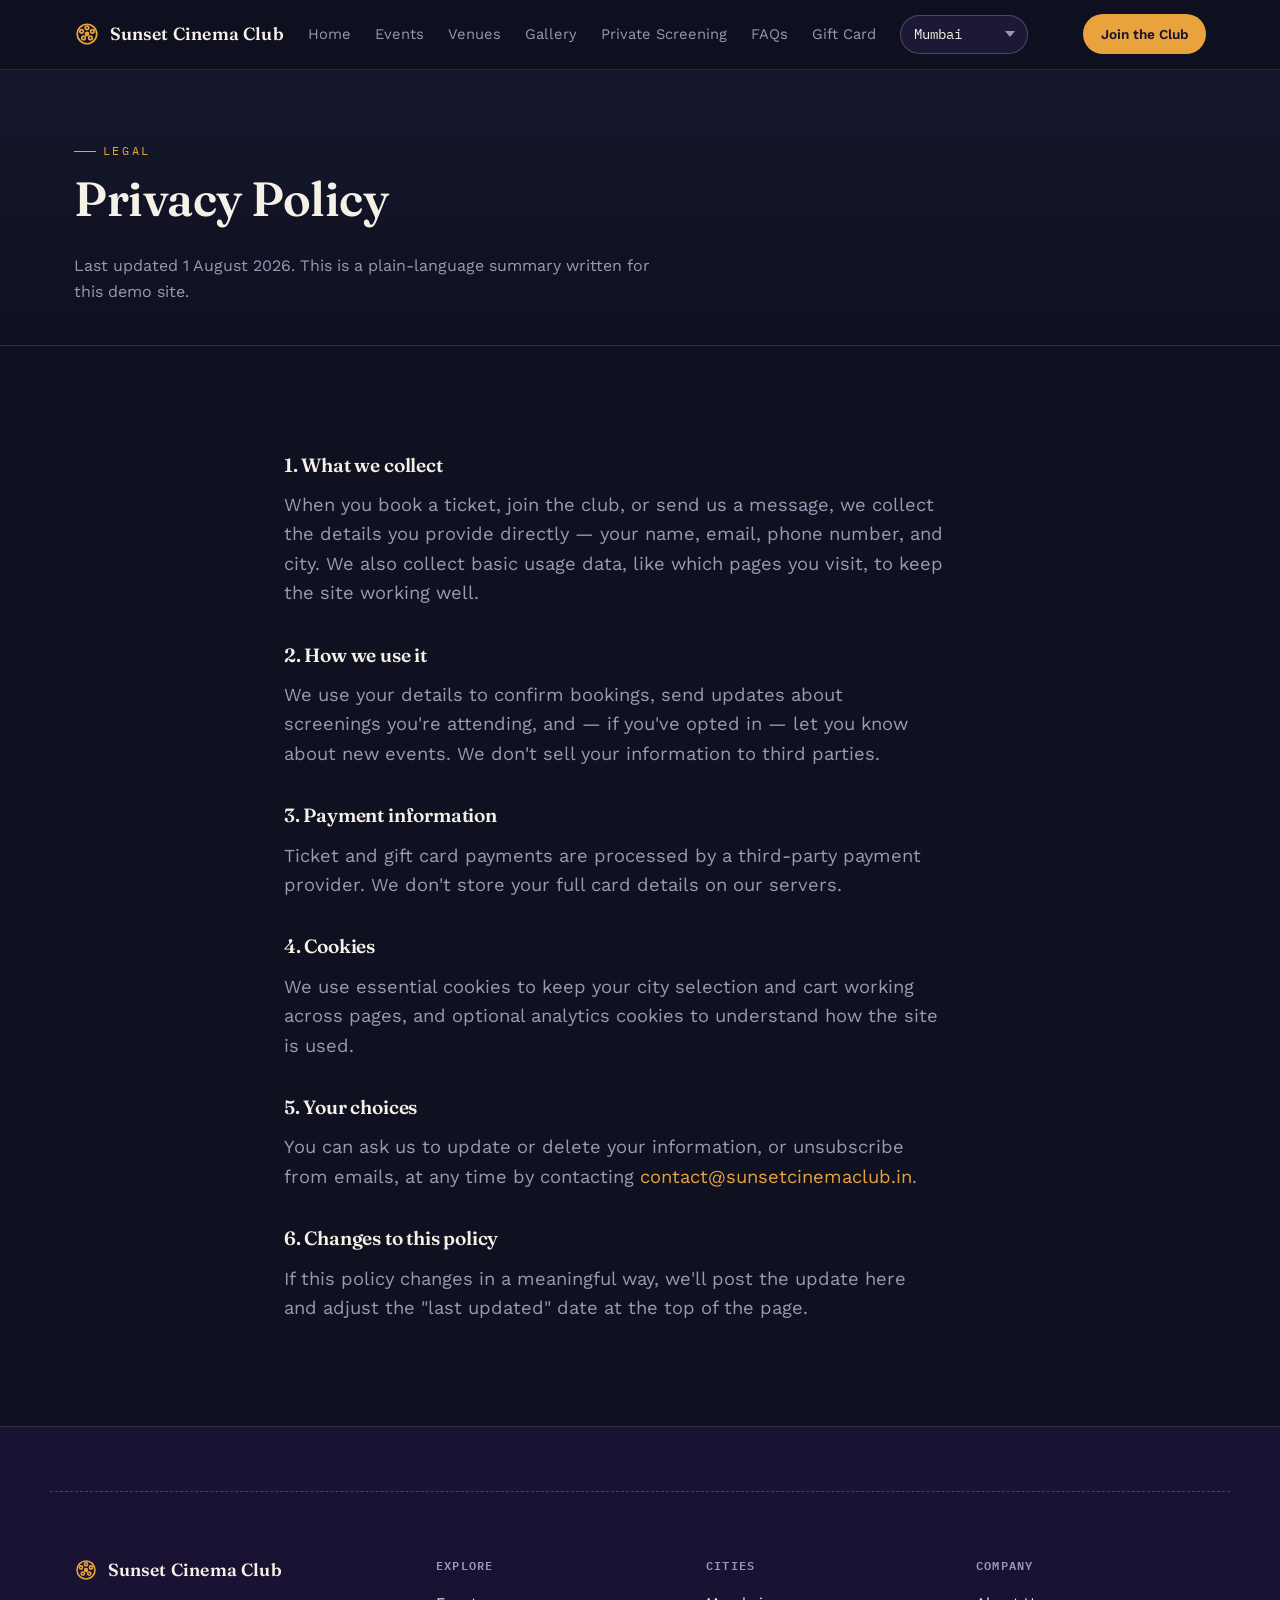
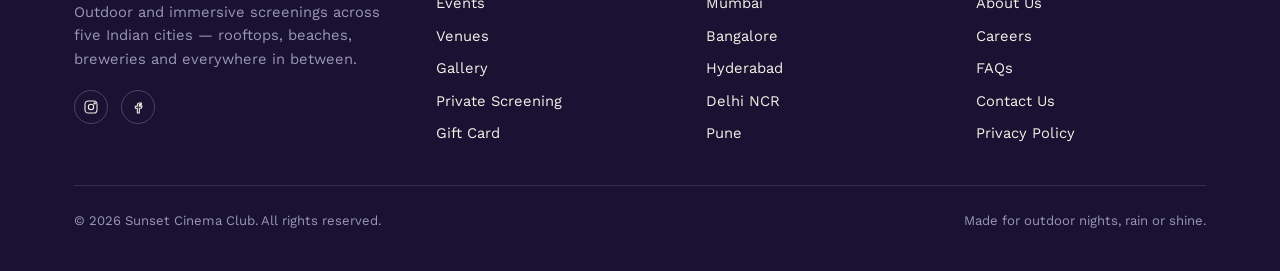
<file: privacy-policy.html>
<!DOCTYPE html>
<html lang="en">
<head>
<meta charset="UTF-8">
<meta name="viewport" content="width=device-width, initial-scale=1.0">
<title>Privacy Policy — Sunset Cinema Club</title>
<meta name="description" content="How Sunset Cinema Club collects, uses and protects your information.">
<link rel="preconnect" href="https://fonts.googleapis.com">
<link href="https://fonts.googleapis.com/css2?family=Fraunces:ital,wght@0,500;0,600;0,700;1,500&family=Work+Sans:wght@400;500;600&family=IBM+Plex+Mono:wght@400;500&display=swap" rel="stylesheet">
<link rel="stylesheet" href="style.css">
</head>
<body>

<header class="site-header">
  <nav class="nav">
    <a href="index.html" class="logo">
      <svg width="26" height="26" viewBox="0 0 24 24" fill="none" stroke="var(--amber)" stroke-width="1.6"><circle cx="12" cy="12" r="9"/><circle cx="12" cy="12" r="2.2" fill="var(--amber)" stroke="none"/><circle cx="12" cy="6.3" r="1.6"/><circle cx="17" cy="9.5" r="1.6"/><circle cx="15.2" cy="15.6" r="1.6"/><circle cx="8.8" cy="15.6" r="1.6"/><circle cx="7" cy="9.5" r="1.6"/></svg>
      Sunset Cinema Club
    </a>
    <div class="nav-links" id="nav-links">
      <a href="index.html" >Home</a>
      <a href="events.html" >Events</a>
      <a href="venues.html" >Venues</a>
      <a href="gallery.html" >Gallery</a>
      <a href="private-screening.html" >Private Screening</a>
      <a href="faq.html" >FAQs</a>
      <a href="gift-card.html" >Gift Card</a>
      <select class="city-select" aria-label="Select city"></select>
      <a href="join-the-club.html" class="btn btn-primary btn-sm nav-links-cta">Join the Club</a>
    </div>
    <div class="nav-right">
      <a href="join-the-club.html" class="btn btn-primary btn-sm nav-right-cta">Join the Club</a>
      <button class="nav-toggle" aria-label="Toggle menu" aria-expanded="false">
        <svg viewBox="0 0 24 24" fill="none" stroke="currentColor" stroke-width="2"><path d="M3 6h18M3 12h18M3 18h18"/></svg>
      </button>
    </div>
  </nav>
</header>

<main>
  <section class="page-hero">
    <div class="wrap">
      <span class="eyebrow">Legal</span>
      <h1>Privacy Policy</h1>
      <p>Last updated 1 August 2026. This is a plain-language summary written for this demo site.</p>
    </div>
  </section>

  <section class="section">
    <div class="wrap" style="max-width: 760px;">
      <div style="display:flex; flex-direction:column; gap:2rem;">
        <div>
          <h2 style="font-size:1.2rem; margin-bottom:0.6rem;">1. What we collect</h2>
          <p class="lede">When you book a ticket, join the club, or send us a message, we collect the details you provide directly — your name, email, phone number, and city. We also collect basic usage data, like which pages you visit, to keep the site working well.</p>
        </div>
        <div>
          <h2 style="font-size:1.2rem; margin-bottom:0.6rem;">2. How we use it</h2>
          <p class="lede">We use your details to confirm bookings, send updates about screenings you're attending, and — if you've opted in — let you know about new events. We don't sell your information to third parties.</p>
        </div>
        <div>
          <h2 style="font-size:1.2rem; margin-bottom:0.6rem;">3. Payment information</h2>
          <p class="lede">Ticket and gift card payments are processed by a third-party payment provider. We don't store your full card details on our servers.</p>
        </div>
        <div>
          <h2 style="font-size:1.2rem; margin-bottom:0.6rem;">4. Cookies</h2>
          <p class="lede">We use essential cookies to keep your city selection and cart working across pages, and optional analytics cookies to understand how the site is used.</p>
        </div>
        <div>
          <h2 style="font-size:1.2rem; margin-bottom:0.6rem;">5. Your choices</h2>
          <p class="lede">You can ask us to update or delete your information, or unsubscribe from emails, at any time by contacting <a href="contact.html" style="color:var(--amber);">contact@sunsetcinemaclub.in</a>.</p>
        </div>
        <div>
          <h2 style="font-size:1.2rem; margin-bottom:0.6rem;">6. Changes to this policy</h2>
          <p class="lede">If this policy changes in a meaningful way, we'll post the update here and adjust the "last updated" date at the top of the page.</p>
        </div>
      </div>
    </div>
  </section>
</main>

<footer class="site-footer">
  <div class="footer-perf wrap"></div>
  <div class="wrap">
    <div class="footer-grid">
      <div>
        <div class="logo">
          <svg width="24" height="24" viewBox="0 0 24 24" fill="none" stroke="var(--amber)" stroke-width="1.6"><circle cx="12" cy="12" r="9"/><circle cx="12" cy="12" r="2.2" fill="var(--amber)" stroke="none"/><circle cx="12" cy="6.3" r="1.6"/><circle cx="17" cy="9.5" r="1.6"/><circle cx="15.2" cy="15.6" r="1.6"/><circle cx="8.8" cy="15.6" r="1.6"/><circle cx="7" cy="9.5" r="1.6"/></svg>
          Sunset Cinema Club
        </div>
        <p style="color:var(--muted); margin-top:1rem; max-width:34ch; font-size:0.92rem;">Outdoor and immersive screenings across five Indian cities — rooftops, beaches, breweries and everywhere in between.</p>
        <div class="social" style="margin-top:1.2rem;">
          <a href="#" aria-label="Instagram"><svg width="16" height="16" viewBox="0 0 24 24" fill="none" stroke="currentColor" stroke-width="1.6"><rect x="3" y="3" width="18" height="18" rx="5"/><circle cx="12" cy="12" r="4"/><circle cx="17.5" cy="6.5" r="1"/></svg></a>
          <a href="#" aria-label="Facebook"><svg width="16" height="16" viewBox="0 0 24 24" fill="none" stroke="currentColor" stroke-width="1.6"><path d="M14 9h3V6h-3a3 3 0 0 0-3 3v2H8v3h3v7h3v-7h3l1-3h-4V9a1 1 0 0 1 1-1Z"/></svg></a>
        </div>
      </div>
      <div>
        <h4>Explore</h4>
        <ul>
          <li><a href="events.html">Events</a></li>
          <li><a href="venues.html">Venues</a></li>
          <li><a href="gallery.html">Gallery</a></li>
          <li><a href="private-screening.html">Private Screening</a></li>
          <li><a href="gift-card.html">Gift Card</a></li>
        </ul>
      </div>
      <div>
        <h4>Cities</h4>
        <ul>
          <li><a href="events.html">Mumbai</a></li>
          <li><a href="events.html">Bangalore</a></li>
          <li><a href="events.html">Hyderabad</a></li>
          <li><a href="events.html">Delhi NCR</a></li>
          <li><a href="events.html">Pune</a></li>
        </ul>
      </div>
      <div>
        <h4>Company</h4>
        <ul>
          <li><a href="about.html">About Us</a></li>
          <li><a href="careers.html">Careers</a></li>
          <li><a href="faq.html">FAQs</a></li>
          <li><a href="contact.html">Contact Us</a></li>
          <li><a href="privacy-policy.html">Privacy Policy</a></li>
        </ul>
      </div>
    </div>
    <div class="footer-bottom">
      <span>© <span data-year></span> Sunset Cinema Club. All rights reserved.</span>
      <span>Made for outdoor nights, rain or shine.</span>
    </div>
  </div>
</footer>

<script src="data.js"></script>
<script src="script.js"></script>
</body>
</html>
</file>
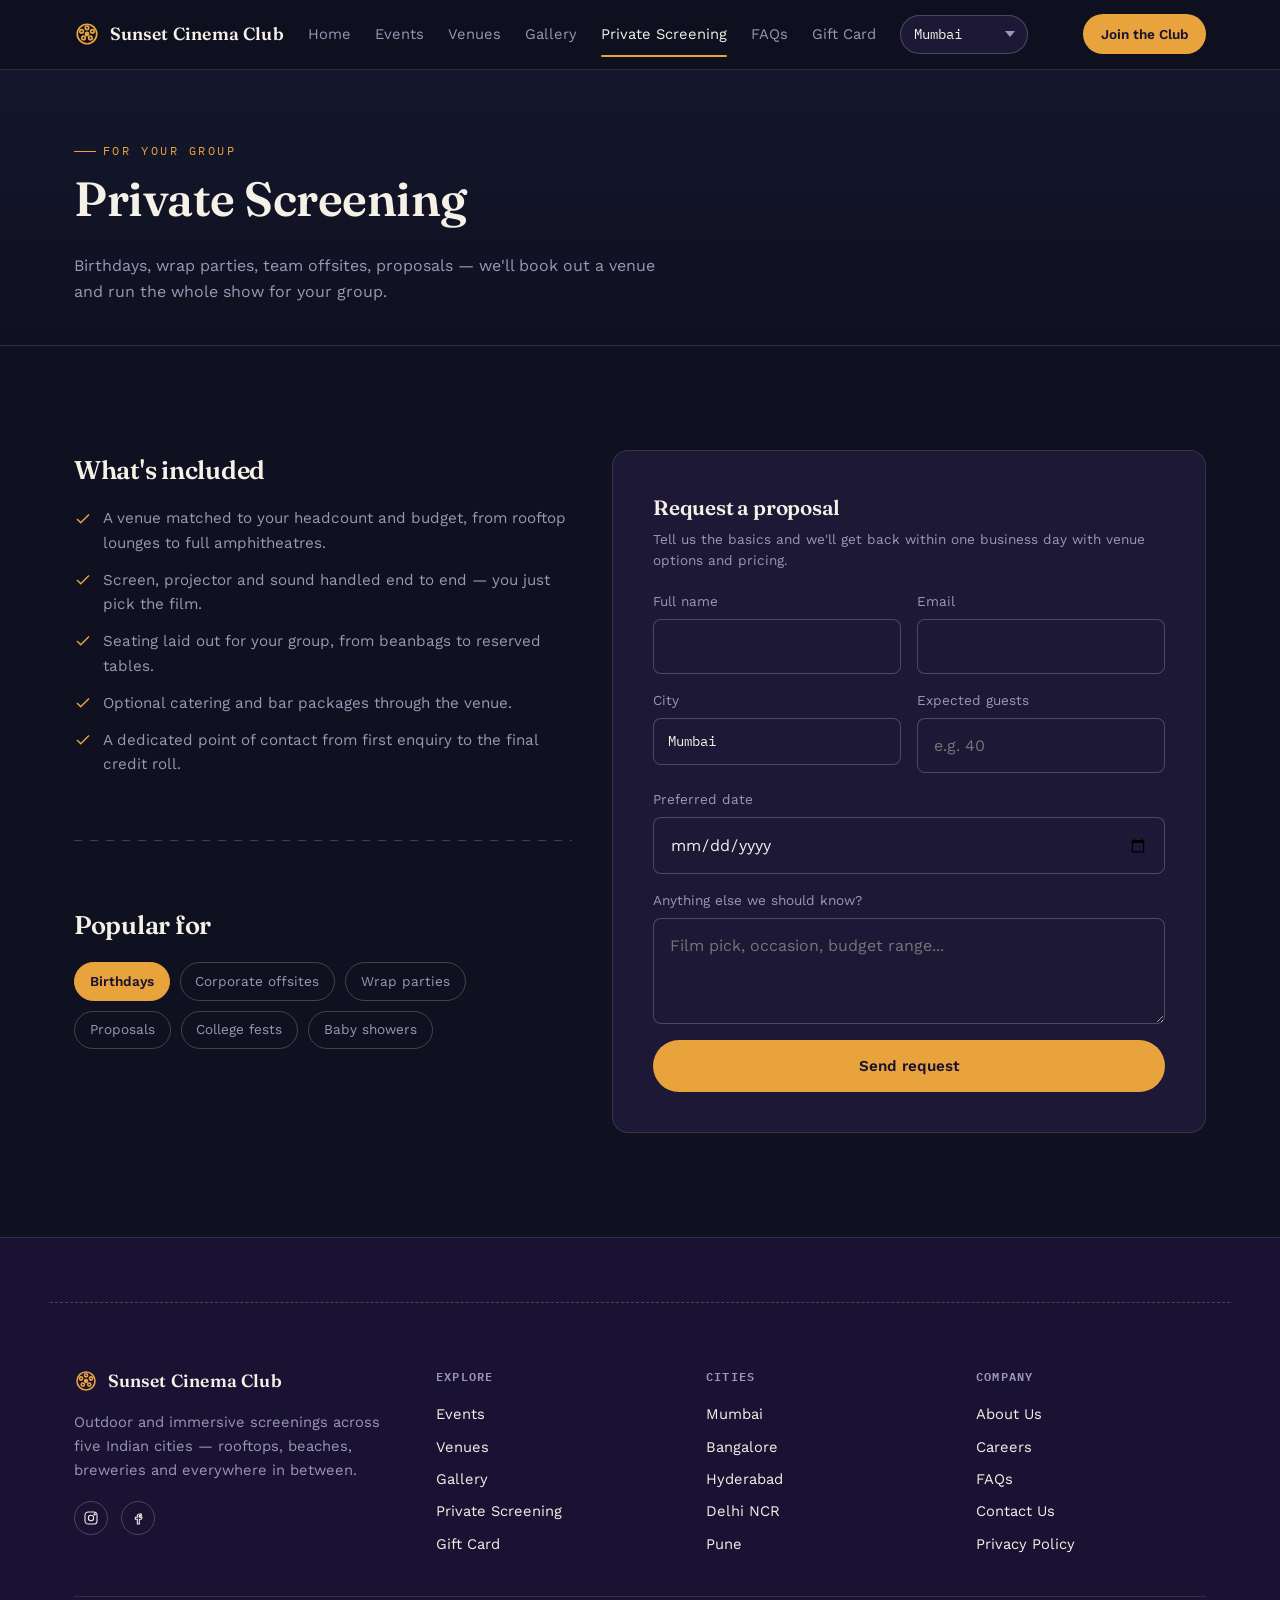
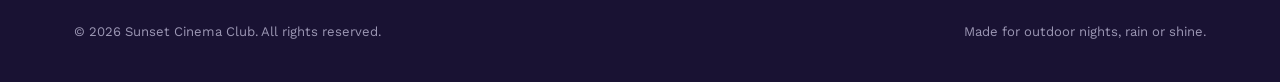
<file: private-screening.html>
<!DOCTYPE html>
<html lang="en">
<head>
<meta charset="UTF-8">
<meta name="viewport" content="width=device-width, initial-scale=1.0">
<title>Private Screening — Sunset Cinema Club</title>
<meta name="description" content="Book a private outdoor screening for your group, team or celebration.">
<link rel="preconnect" href="https://fonts.googleapis.com">
<link href="https://fonts.googleapis.com/css2?family=Fraunces:ital,wght@0,500;0,600;0,700;1,500&family=Work+Sans:wght@400;500;600&family=IBM+Plex+Mono:wght@400;500&display=swap" rel="stylesheet">
<link rel="stylesheet" href="style.css">
</head>
<body>

<header class="site-header">
  <nav class="nav">
    <a href="index.html" class="logo">
      <svg width="26" height="26" viewBox="0 0 24 24" fill="none" stroke="var(--amber)" stroke-width="1.6"><circle cx="12" cy="12" r="9"/><circle cx="12" cy="12" r="2.2" fill="var(--amber)" stroke="none"/><circle cx="12" cy="6.3" r="1.6"/><circle cx="17" cy="9.5" r="1.6"/><circle cx="15.2" cy="15.6" r="1.6"/><circle cx="8.8" cy="15.6" r="1.6"/><circle cx="7" cy="9.5" r="1.6"/></svg>
      Sunset Cinema Club
    </a>
    <div class="nav-links" id="nav-links">
      <a href="index.html" >Home</a>
      <a href="events.html" >Events</a>
      <a href="venues.html" >Venues</a>
      <a href="gallery.html" >Gallery</a>
      <a href="private-screening.html" aria-current="page">Private Screening</a>
      <a href="faq.html" >FAQs</a>
      <a href="gift-card.html" >Gift Card</a>
      <select class="city-select" aria-label="Select city"></select>
      <a href="join-the-club.html" class="btn btn-primary btn-sm nav-links-cta">Join the Club</a>
    </div>
    <div class="nav-right">
      <a href="join-the-club.html" class="btn btn-primary btn-sm nav-right-cta">Join the Club</a>
      <button class="nav-toggle" aria-label="Toggle menu" aria-expanded="false">
        <svg viewBox="0 0 24 24" fill="none" stroke="currentColor" stroke-width="2"><path d="M3 6h18M3 12h18M3 18h18"/></svg>
      </button>
    </div>
  </nav>
</header>

<main>
  <section class="page-hero">
    <div class="wrap">
      <span class="eyebrow">For your group</span>
      <h1>Private Screening</h1>
      <p>Birthdays, wrap parties, team offsites, proposals — we'll book out a venue and run the whole show for your group.</p>
    </div>
  </section>

  <section class="section">
    <div class="wrap two-col">
      <div>
        <h2 style="font-size:1.6rem; margin-bottom:1rem;">What's included</h2>
        <ul class="list-check">
          <li><svg width="18" height="18" viewBox="0 0 24 24" fill="none" stroke="currentColor" stroke-width="2"><path d="M20 6 9 17l-5-5"/></svg> A venue matched to your headcount and budget, from rooftop lounges to full amphitheatres.</li>
          <li><svg width="18" height="18" viewBox="0 0 24 24" fill="none" stroke="currentColor" stroke-width="2"><path d="M20 6 9 17l-5-5"/></svg> Screen, projector and sound handled end to end — you just pick the film.</li>
          <li><svg width="18" height="18" viewBox="0 0 24 24" fill="none" stroke="currentColor" stroke-width="2"><path d="M20 6 9 17l-5-5"/></svg> Seating laid out for your group, from beanbags to reserved tables.</li>
          <li><svg width="18" height="18" viewBox="0 0 24 24" fill="none" stroke="currentColor" stroke-width="2"><path d="M20 6 9 17l-5-5"/></svg> Optional catering and bar packages through the venue.</li>
          <li><svg width="18" height="18" viewBox="0 0 24 24" fill="none" stroke="currentColor" stroke-width="2"><path d="M20 6 9 17l-5-5"/></svg> A dedicated point of contact from first enquiry to the final credit roll.</li>
        </ul>

        <div class="perf-divider"></div>

        <h2 style="font-size:1.6rem; margin-bottom:1rem;">Popular for</h2>
        <div class="tabs">
          <span class="tab is-active">Birthdays</span>
          <span class="tab">Corporate offsites</span>
          <span class="tab">Wrap parties</span>
          <span class="tab">Proposals</span>
          <span class="tab">College fests</span>
          <span class="tab">Baby showers</span>
        </div>
      </div>

      <div class="panel">
        <h2 style="font-size:1.3rem; margin-bottom:0.3rem;">Request a proposal</h2>
        <p class="form-note" style="margin-bottom:1.2rem;">Tell us the basics and we'll get back within one business day with venue options and pricing.</p>
        <form class="form-grid" data-demo-form>
          <div class="field-row">
            <div class="field">
              <label for="ps-name">Full name</label>
              <input id="ps-name" type="text" required>
            </div>
            <div class="field">
              <label for="ps-email">Email</label>
              <input id="ps-email" type="email" required>
            </div>
          </div>
          <div class="field-row">
            <div class="field">
              <label for="ps-city">City</label>
              <select id="ps-city" class="city-select"></select>
            </div>
            <div class="field">
              <label for="ps-guests">Expected guests</label>
              <input id="ps-guests" type="number" min="1" placeholder="e.g. 40">
            </div>
          </div>
          <div class="field">
            <label for="ps-date">Preferred date</label>
            <input id="ps-date" type="date">
          </div>
          <div class="field">
            <label for="ps-notes">Anything else we should know?</label>
            <textarea id="ps-notes" rows="3" placeholder="Film pick, occasion, budget range..."></textarea>
          </div>
          <button class="btn btn-primary btn-block" type="submit">Send request</button>
          <div class="form-success">Thanks — your request is in. We'll follow up by email with venue options shortly.</div>
        </form>
      </div>
    </div>
  </section>
</main>

<footer class="site-footer">
  <div class="footer-perf wrap"></div>
  <div class="wrap">
    <div class="footer-grid">
      <div>
        <div class="logo">
          <svg width="24" height="24" viewBox="0 0 24 24" fill="none" stroke="var(--amber)" stroke-width="1.6"><circle cx="12" cy="12" r="9"/><circle cx="12" cy="12" r="2.2" fill="var(--amber)" stroke="none"/><circle cx="12" cy="6.3" r="1.6"/><circle cx="17" cy="9.5" r="1.6"/><circle cx="15.2" cy="15.6" r="1.6"/><circle cx="8.8" cy="15.6" r="1.6"/><circle cx="7" cy="9.5" r="1.6"/></svg>
          Sunset Cinema Club
        </div>
        <p style="color:var(--muted); margin-top:1rem; max-width:34ch; font-size:0.92rem;">Outdoor and immersive screenings across five Indian cities — rooftops, beaches, breweries and everywhere in between.</p>
        <div class="social" style="margin-top:1.2rem;">
          <a href="#" aria-label="Instagram"><svg width="16" height="16" viewBox="0 0 24 24" fill="none" stroke="currentColor" stroke-width="1.6"><rect x="3" y="3" width="18" height="18" rx="5"/><circle cx="12" cy="12" r="4"/><circle cx="17.5" cy="6.5" r="1"/></svg></a>
          <a href="#" aria-label="Facebook"><svg width="16" height="16" viewBox="0 0 24 24" fill="none" stroke="currentColor" stroke-width="1.6"><path d="M14 9h3V6h-3a3 3 0 0 0-3 3v2H8v3h3v7h3v-7h3l1-3h-4V9a1 1 0 0 1 1-1Z"/></svg></a>
        </div>
      </div>
      <div>
        <h4>Explore</h4>
        <ul>
          <li><a href="events.html">Events</a></li>
          <li><a href="venues.html">Venues</a></li>
          <li><a href="gallery.html">Gallery</a></li>
          <li><a href="private-screening.html">Private Screening</a></li>
          <li><a href="gift-card.html">Gift Card</a></li>
        </ul>
      </div>
      <div>
        <h4>Cities</h4>
        <ul>
          <li><a href="events.html">Mumbai</a></li>
          <li><a href="events.html">Bangalore</a></li>
          <li><a href="events.html">Hyderabad</a></li>
          <li><a href="events.html">Delhi NCR</a></li>
          <li><a href="events.html">Pune</a></li>
        </ul>
      </div>
      <div>
        <h4>Company</h4>
        <ul>
          <li><a href="about.html">About Us</a></li>
          <li><a href="careers.html">Careers</a></li>
          <li><a href="faq.html">FAQs</a></li>
          <li><a href="contact.html">Contact Us</a></li>
          <li><a href="privacy-policy.html">Privacy Policy</a></li>
        </ul>
      </div>
    </div>
    <div class="footer-bottom">
      <span>© <span data-year></span> Sunset Cinema Club. All rights reserved.</span>
      <span>Made for outdoor nights, rain or shine.</span>
    </div>
  </div>
</footer>

<script src="data.js"></script>
<script src="script.js"></script>
</body>
</html>
</file>
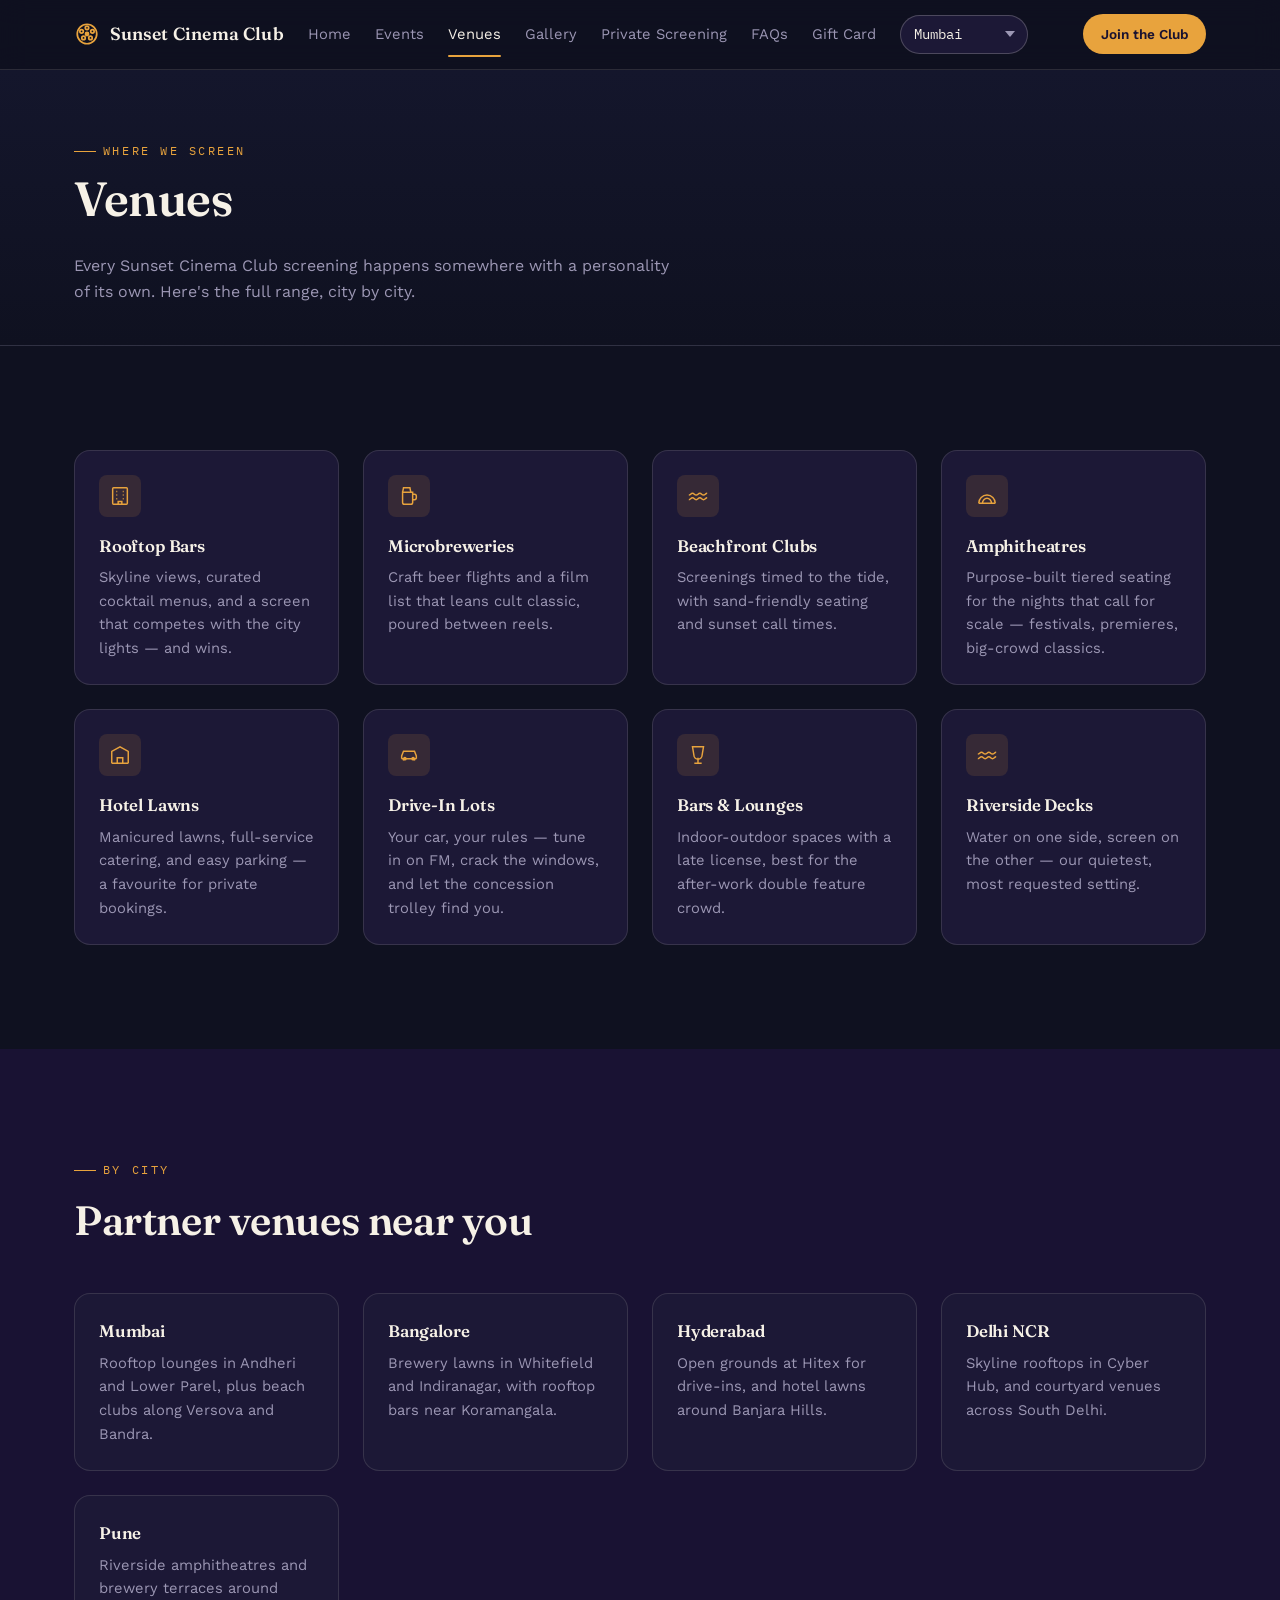
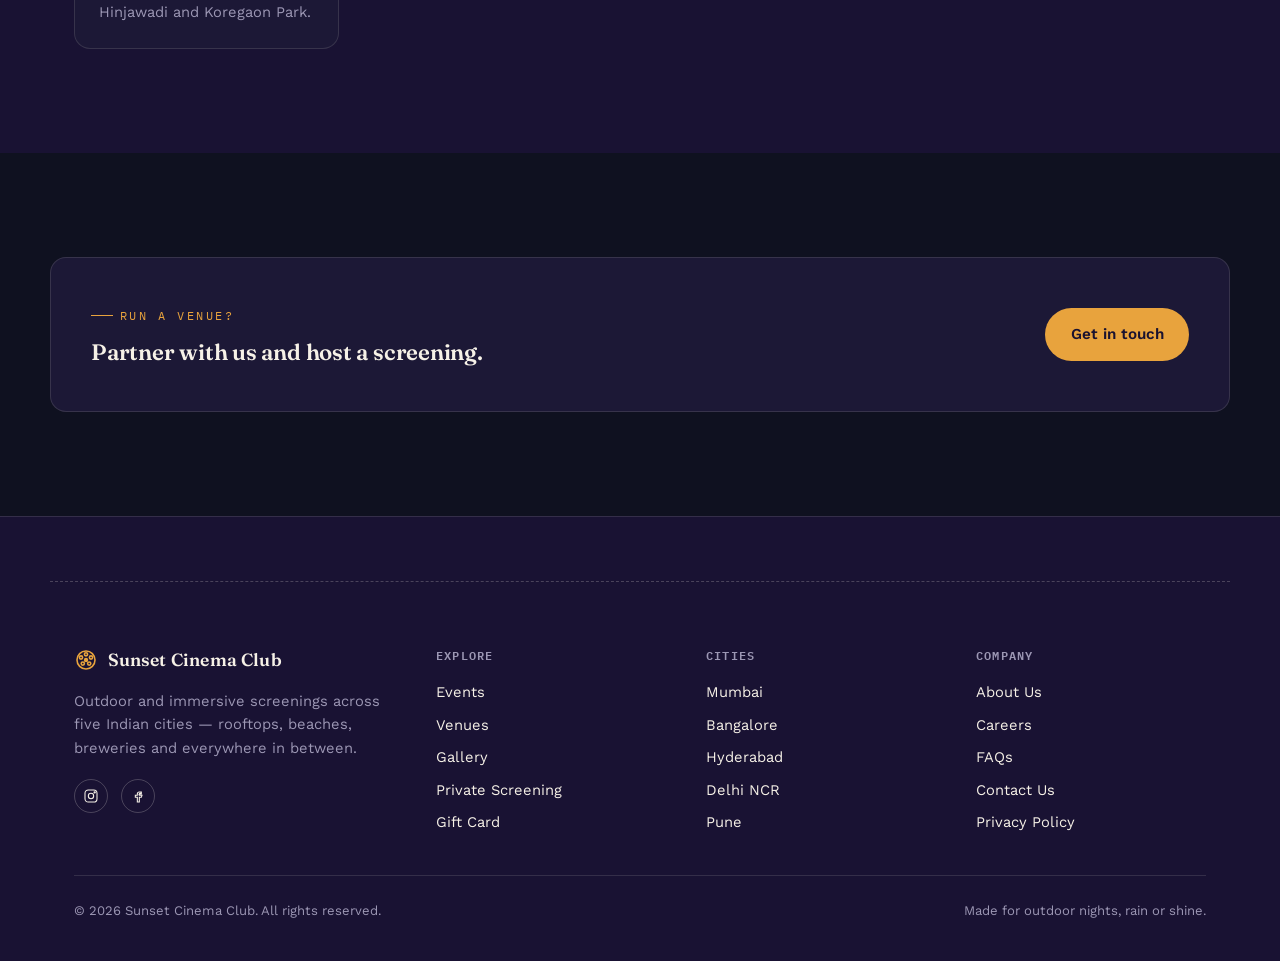
<file: venues.html>
<!DOCTYPE html>
<html lang="en">
<head>
<meta charset="UTF-8">
<meta name="viewport" content="width=device-width, initial-scale=1.0">
<title>Venues — Sunset Cinema Club</title>
<meta name="description" content="The eight kinds of venues we screen at, from rooftop bars to drive-in lots.">
<link rel="preconnect" href="https://fonts.googleapis.com">
<link href="https://fonts.googleapis.com/css2?family=Fraunces:ital,wght@0,500;0,600;0,700;1,500&family=Work+Sans:wght@400;500;600&family=IBM+Plex+Mono:wght@400;500&display=swap" rel="stylesheet">
<link rel="stylesheet" href="style.css">
</head>
<body>

<header class="site-header">
  <nav class="nav">
    <a href="index.html" class="logo">
      <svg width="26" height="26" viewBox="0 0 24 24" fill="none" stroke="var(--amber)" stroke-width="1.6"><circle cx="12" cy="12" r="9"/><circle cx="12" cy="12" r="2.2" fill="var(--amber)" stroke="none"/><circle cx="12" cy="6.3" r="1.6"/><circle cx="17" cy="9.5" r="1.6"/><circle cx="15.2" cy="15.6" r="1.6"/><circle cx="8.8" cy="15.6" r="1.6"/><circle cx="7" cy="9.5" r="1.6"/></svg>
      Sunset Cinema Club
    </a>
    <div class="nav-links" id="nav-links">
      <a href="index.html" >Home</a>
      <a href="events.html" >Events</a>
      <a href="venues.html" aria-current="page">Venues</a>
      <a href="gallery.html" >Gallery</a>
      <a href="private-screening.html" >Private Screening</a>
      <a href="faq.html" >FAQs</a>
      <a href="gift-card.html" >Gift Card</a>
      <select class="city-select" aria-label="Select city"></select>
      <a href="join-the-club.html" class="btn btn-primary btn-sm nav-links-cta">Join the Club</a>
    </div>
    <div class="nav-right">
      <a href="join-the-club.html" class="btn btn-primary btn-sm nav-right-cta">Join the Club</a>
      <button class="nav-toggle" aria-label="Toggle menu" aria-expanded="false">
        <svg viewBox="0 0 24 24" fill="none" stroke="currentColor" stroke-width="2"><path d="M3 6h18M3 12h18M3 18h18"/></svg>
      </button>
    </div>
  </nav>
</header>

<main>
  <section class="page-hero">
    <div class="wrap">
      <span class="eyebrow">Where we screen</span>
      <h1>Venues</h1>
      <p>Every Sunset Cinema Club screening happens somewhere with a personality of its own. Here's the full range, city by city.</p>
    </div>
  </section>

  <section class="section">
    <div class="wrap">
      <div class="feature-grid" id="venue-types"></div>
    </div>
  </section>

  <section class="section section-alt">
    <div class="wrap">
      <div class="section-head">
        <div>
          <span class="eyebrow">By city</span>
          <h2>Partner venues near you</h2>
        </div>
      </div>
      <div class="feature-grid">
        <div class="feature"><h3>Mumbai</h3><p>Rooftop lounges in Andheri and Lower Parel, plus beach clubs along Versova and Bandra.</p></div>
        <div class="feature"><h3>Bangalore</h3><p>Brewery lawns in Whitefield and Indiranagar, with rooftop bars near Koramangala.</p></div>
        <div class="feature"><h3>Hyderabad</h3><p>Open grounds at Hitex for drive-ins, and hotel lawns around Banjara Hills.</p></div>
        <div class="feature"><h3>Delhi NCR</h3><p>Skyline rooftops in Cyber Hub, and courtyard venues across South Delhi.</p></div>
        <div class="feature"><h3>Pune</h3><p>Riverside amphitheatres and brewery terraces around Hinjawadi and Koregaon Park.</p></div>
      </div>
    </div>
  </section>

  <section class="section">
    <div class="wrap panel" style="display:flex; justify-content:space-between; align-items:center; gap:2rem; flex-wrap:wrap;">
      <div>
        <span class="eyebrow">Run a venue?</span>
        <h2 style="margin-top:0.6rem; font-size:1.4rem;">Partner with us and host a screening.</h2>
      </div>
      <a href="contact.html" class="btn btn-primary">Get in touch</a>
    </div>
  </section>
</main>

<footer class="site-footer">
  <div class="footer-perf wrap"></div>
  <div class="wrap">
    <div class="footer-grid">
      <div>
        <div class="logo">
          <svg width="24" height="24" viewBox="0 0 24 24" fill="none" stroke="var(--amber)" stroke-width="1.6"><circle cx="12" cy="12" r="9"/><circle cx="12" cy="12" r="2.2" fill="var(--amber)" stroke="none"/><circle cx="12" cy="6.3" r="1.6"/><circle cx="17" cy="9.5" r="1.6"/><circle cx="15.2" cy="15.6" r="1.6"/><circle cx="8.8" cy="15.6" r="1.6"/><circle cx="7" cy="9.5" r="1.6"/></svg>
          Sunset Cinema Club
        </div>
        <p style="color:var(--muted); margin-top:1rem; max-width:34ch; font-size:0.92rem;">Outdoor and immersive screenings across five Indian cities — rooftops, beaches, breweries and everywhere in between.</p>
        <div class="social" style="margin-top:1.2rem;">
          <a href="#" aria-label="Instagram"><svg width="16" height="16" viewBox="0 0 24 24" fill="none" stroke="currentColor" stroke-width="1.6"><rect x="3" y="3" width="18" height="18" rx="5"/><circle cx="12" cy="12" r="4"/><circle cx="17.5" cy="6.5" r="1"/></svg></a>
          <a href="#" aria-label="Facebook"><svg width="16" height="16" viewBox="0 0 24 24" fill="none" stroke="currentColor" stroke-width="1.6"><path d="M14 9h3V6h-3a3 3 0 0 0-3 3v2H8v3h3v7h3v-7h3l1-3h-4V9a1 1 0 0 1 1-1Z"/></svg></a>
        </div>
      </div>
      <div>
        <h4>Explore</h4>
        <ul>
          <li><a href="events.html">Events</a></li>
          <li><a href="venues.html">Venues</a></li>
          <li><a href="gallery.html">Gallery</a></li>
          <li><a href="private-screening.html">Private Screening</a></li>
          <li><a href="gift-card.html">Gift Card</a></li>
        </ul>
      </div>
      <div>
        <h4>Cities</h4>
        <ul>
          <li><a href="events.html">Mumbai</a></li>
          <li><a href="events.html">Bangalore</a></li>
          <li><a href="events.html">Hyderabad</a></li>
          <li><a href="events.html">Delhi NCR</a></li>
          <li><a href="events.html">Pune</a></li>
        </ul>
      </div>
      <div>
        <h4>Company</h4>
        <ul>
          <li><a href="about.html">About Us</a></li>
          <li><a href="careers.html">Careers</a></li>
          <li><a href="faq.html">FAQs</a></li>
          <li><a href="contact.html">Contact Us</a></li>
          <li><a href="privacy-policy.html">Privacy Policy</a></li>
        </ul>
      </div>
    </div>
    <div class="footer-bottom">
      <span>© <span data-year></span> Sunset Cinema Club. All rights reserved.</span>
      <span>Made for outdoor nights, rain or shine.</span>
    </div>
  </div>
</footer>

<script src="data.js"></script>
<script src="script.js"></script>
</body>
</html>
</file>
<file: style.css>
/* ==========================================================================
   Sunset Cinema Club — Design System
   Palette:  Ink Navy / Dusk Violet / Sunset Amber / Marquee Red / Screen White
   Type:     Fraunces (display) · Work Sans (body) · IBM Plex Mono (utility)
   Signature: ticket-stub cards with perforated edges + projector-glow hero
   ========================================================================== */

:root{
  /* --- color --- */
  --bg:        #0F1120;
  --bg-alt:    #191233;
  --bg-raised: #1C1836;
  --amber:     #E8A33D;
  --amber-dim: #B57B27;
  --red:       #C2432D;
  --white:     #F6F1E7;
  --muted:     #9C97B4;
  --line:      rgba(246, 241, 231, 0.12);
  --line-strong: rgba(246, 241, 231, 0.22);

  /* --- type --- */
  --font-display: 'Fraunces', Georgia, serif;
  --font-body:    'Work Sans', -apple-system, sans-serif;
  --font-mono:    'IBM Plex Mono', monospace;

  /* --- scale --- */
  --space-1: 0.5rem;
  --space-2: 1rem;
  --space-3: 1.5rem;
  --space-4: 2.5rem;
  --space-5: 4rem;
  --space-6: 6.5rem;

  --radius-s: 8px;
  --radius-m: 16px;
  --radius-l: 28px;

  --container: 1180px;
}

/* --- reset --- */
*, *::before, *::after{ box-sizing: border-box; }
html{ scroll-behavior: smooth; }
body{
  margin: 0;
  background: var(--bg);
  color: var(--white);
  font-family: var(--font-body);
  font-size: 16px;
  line-height: 1.6;
  -webkit-font-smoothing: antialiased;
  overflow-x: hidden;
  width: 100%;
}
html{ overflow-x: hidden; }
img{ max-width: 100%; display: block; }
a{ color: inherit; text-decoration: none; }
ul{ margin: 0; padding: 0; list-style: none; }
button{ font: inherit; cursor: pointer; }
h1,h2,h3,h4{ font-family: var(--font-display); margin: 0; font-weight: 600; letter-spacing: -0.01em; }
p{ margin: 0; }
input, textarea, select{ font: inherit; }

:focus-visible{
  outline: 2px solid var(--amber);
  outline-offset: 3px;
}

@media (prefers-reduced-motion: reduce){
  *{ animation-duration: 0.01ms !important; animation-iteration-count: 1 !important; transition-duration: 0.01ms !important; scroll-behavior: auto !important; }
}

/* --- grain / noise overlay used on dark hero sections --- */
.grain{ position: relative; }
.grain::after{
  content: "";
  position: absolute; inset: 0;
  pointer-events: none;
  opacity: 0.05;
  mix-blend-mode: overlay;
  background-image: url("data:image/svg+xml;utf8,<svg xmlns='http://www.w3.org/2000/svg' width='120' height='120'><filter id='n'><feTurbulence type='fractalNoise' baseFrequency='0.9' numOctaves='2' stitchTiles='stitch'/></filter><rect width='100%25' height='100%25' filter='url(%23n)'/></svg>");
}

/* ==========================================================================
   Layout helpers
   ========================================================================== */
.wrap{
  max-width: var(--container);
  margin: 0 auto;
  padding: 0 var(--space-3);
}
.section{ padding: var(--space-6) 0; }
.section-alt{ background: var(--bg-alt); }
.eyebrow{
  font-family: var(--font-mono);
  font-size: 0.72rem;
  letter-spacing: 0.22em;
  text-transform: uppercase;
  color: var(--amber);
  display: inline-flex;
  align-items: center;
  gap: 0.6em;
}
.eyebrow::before{
  content: "";
  width: 22px; height: 1px;
  background: var(--amber);
  display: inline-block;
}
.section-head{
  display: flex;
  justify-content: space-between;
  align-items: flex-end;
  gap: var(--space-3);
  margin-bottom: var(--space-4);
  flex-wrap: wrap;
}
.section-head h2{
  font-size: clamp(1.8rem, 3.2vw, 2.6rem);
  margin-top: 0.5rem;
}
.section-head p{ color: var(--muted); max-width: 46ch; }

.lede{
  font-size: clamp(1rem, 1.6vw, 1.15rem);
  color: var(--muted);
  max-width: 60ch;
}

/* ==========================================================================
   Buttons
   ========================================================================== */
.btn{
  display: inline-flex;
  align-items: center;
  justify-content: center;
  gap: 0.5em;
  padding: 0.85em 1.6em;
  border-radius: 999px;
  font-weight: 600;
  font-size: 0.95rem;
  border: 1px solid transparent;
  transition: transform 0.15s ease, background 0.15s ease, border-color 0.15s ease, color .15s ease;
  white-space: nowrap;
}
.btn:hover{ transform: translateY(-2px); }
.btn-primary{ background: var(--amber); color: #1A1230; }
.btn-primary:hover{ background: #f2b657; }
.btn-outline{ border-color: var(--line-strong); color: var(--white); }
.btn-outline:hover{ border-color: var(--amber); color: var(--amber); }
.btn-ghost{ color: var(--amber); padding: 0.85em 0.2em; }
.btn-ghost:hover{ color: #f2b657; }
.btn-block{ width: 100%; }
.btn-sm{ padding: 0.6em 1.2em; font-size: 0.85rem; }

/* ==========================================================================
   Site header / nav
   ========================================================================== */
.site-header{
  position: sticky; top: 0; z-index: 50;
  background: rgba(15, 17, 32, 0.82);
  backdrop-filter: blur(14px);
  border-bottom: 1px solid var(--line);
}
.nav{
  display: flex;
  align-items: center;
  justify-content: space-between;
  padding: 0.9rem var(--space-3);
  max-width: var(--container);
  margin: 0 auto;
  gap: var(--space-2) var(--space-3);
  width: 100%;
}
.logo{
  display: flex; align-items: center; gap: 0.6rem;
  font-family: var(--font-display);
  font-size: 1.1rem;
  font-weight: 600;
  letter-spacing: 0.01em;
  flex-shrink: 0;
  white-space: nowrap;
}
.logo svg{ flex-shrink: 0; }
.nav-links{
  display: flex;
  flex-wrap: wrap;
  align-items: center;
  gap: 0.6rem var(--space-3);
  font-size: 0.92rem;
  flex: 1 1 auto;
  min-width: 0;
}

.nav-links a{
  position: relative;
  padding: 0.3em 0;
  color: var(--muted);
  transition: color .15s ease;
  white-space: nowrap;
  flex-shrink: 0;
}
.nav-links a:hover, .nav-links a[aria-current="page"]{ color: var(--white); }
.nav-links a[aria-current="page"]::after{
  content: "";
  position: absolute; left: 0; right: 0; bottom: -6px;
  height: 2px; background: var(--amber); border-radius: 2px;
}
.nav-right{ display: flex; align-items: center; gap: var(--space-2); flex-shrink: 0; }

.city-select{
  appearance: none;
  background: var(--bg-raised) url("data:image/svg+xml;utf8,<svg xmlns='http://www.w3.org/2000/svg' width='10' height='6'><path d='M0 0l5 6 5-6z' fill='%239C97B4'/></svg>") no-repeat right 0.9em center;
  border: 1px solid var(--line-strong);
  color: var(--white);
  padding: 0.55em 2.4em 0.55em 1em;
  border-radius: 999px;
  font-size: 0.85rem;
  font-family: var(--font-mono);
  flex-shrink: 0;
  min-width: 128px;
  max-width: 100%;
  cursor: pointer;
}
.city-select:hover{ border-color: var(--line-strong); }

/* CTA appears once, swapped between nav-right (wide screens) and inside the
   mobile menu (narrow screens) so the top bar can never overflow. */
.nav-links-cta{ display: none; flex-shrink: 0; }

.nav-toggle{
  display: none;
  background: none; border: none; color: var(--white);
  padding: 0.4em;
  flex-shrink: 0;
}
.nav-toggle svg{ width: 22px; height: 22px; display: block; }

@media (max-width: 1180px){
  .nav-links{
    position: fixed; top: 64px; left: 0; right: 0; bottom: 0;
    background: var(--bg);
    flex-wrap: nowrap;
    flex-direction: column;
    align-items: flex-start;
    padding: var(--space-3);
    gap: var(--space-2);
    font-size: 1.1rem;
    overflow-y: auto;
    transform: translateY(-8px);
    opacity: 0;
    pointer-events: none;
    transition: opacity .2s ease, transform .2s ease;
    border-top: 1px solid var(--line);
  }
  .nav-links.is-open{ opacity: 1;height: 260px; transform: translateY(0); pointer-events: auto; }
  .nav-links a{ white-space: normal; }
  .nav-links .city-select{ width: 100%; margin-top: var(--space-1); }
  .nav-links-cta{ display: inline-flex; width: 100%; justify-content: center; margin-top: var(--space-1); }
  .nav-toggle{ display: inline-flex; }
  .nav-right-cta{ display: none; }
}

@media (max-width: 480px){
  .logo{ font-size: 0.98rem; }
  .logo svg{ width: 22px; height: 22px; }
  .nav{ padding: 0.75rem 1rem; }
}

/* ==========================================================================
   Hero (marquee / projector glow)
   ========================================================================== */
.hero{
  position: relative;
  overflow: hidden;
  padding: var(--space-6) 0 var(--space-5);
  background:
    radial-gradient(60% 55% at 18% 20%, rgba(232,163,61,0.22), transparent 60%),
    radial-gradient(50% 60% at 85% 10%, rgba(194,67,45,0.18), transparent 60%),
    linear-gradient(180deg, #12142A 0%, var(--bg) 70%);
}
.hero-grid{
  display: grid;
  grid-template-columns: 1.1fr 0.9fr;
  gap: var(--space-5);
  align-items: center;
}
.hero h1{
  font-size: clamp(2.4rem, 5vw, 4rem);
  line-height: 1.05;
}
.hero h1 em{ color: var(--amber); font-style: italic; }
.hero-copy{ margin-top: var(--space-2); }
.hero-actions{ display: flex; gap: 1rem; margin-top: var(--space-4); flex-wrap: wrap; }
.hero-cities{
  display: flex; gap: 0.5rem; margin-top: var(--space-3); flex-wrap: wrap;
}
.hero-cities span{
  font-family: var(--font-mono); font-size: 0.75rem; color: var(--muted);
  border: 1px solid var(--line-strong); padding: 0.35em 0.8em; border-radius: 999px;
}

.screen{
  position: relative;
  aspect-ratio: 4/3;
  border-radius: var(--radius-l);
  background: linear-gradient(160deg, #23204A, #171334);
  border: 1px solid var(--line-strong);
  box-shadow: 0 0 0 1px rgba(232,163,61,0.08), 0 40px 80px -30px rgba(0,0,0,0.7);
  display: flex; align-items: center; justify-content: center;
  isolation: isolate;
}
.screen::before{
  content: "";
  position: absolute; inset: 14px;
  border-radius: calc(var(--radius-l) - 10px);
  border: 1px dashed var(--line-strong);
}
.screen-glow{
  position: absolute; width: 65%; height: 65%;
  background: radial-gradient(circle, rgba(232,163,61,0.35), transparent 70%);
  filter: blur(6px);
  animation: pulse 5s ease-in-out infinite;
  z-index: -1;
}
@keyframes pulse{
  0%, 100%{ transform: scale(0.94); opacity: 0.8; }
  50%{ transform: scale(1.05); opacity: 1; }
}
.screen-icon{ width: 96px; height: 96px; color: var(--amber); }

@media (max-width: 900px){
  .hero-grid{ grid-template-columns: 1fr; }
  .screen{ order: -1; max-width: 420px; margin: 0 auto; }
}

@media (max-width: 640px){
  .section{ padding: var(--space-4) 0; }
  .hero{ padding: var(--space-4) 0 var(--space-3); }
  .page-hero{ padding: var(--space-4) 0 var(--space-3); }
  .hero-actions{ flex-direction: column; align-items: stretch; }
  .hero-actions .btn{ width: 100%; }
}

/* ==========================================================================
   Ticket-stub card — signature component
   ========================================================================== */
.ticket-grid{
  display: grid;
  grid-template-columns: repeat(3, 1fr);
  gap: var(--space-3);
}
@media (max-width: 980px){ .ticket-grid{ grid-template-columns: repeat(2,1fr); } }
@media (max-width: 640px){ .ticket-grid{ grid-template-columns: 1fr; } }

.ticket{
  display: grid;
  grid-template-columns: 1fr;
  background: var(--bg-raised);
  border: 1px solid var(--line);
  border-radius: var(--radius-m);
  overflow: hidden;
  transition: transform .2s ease, border-color .2s ease;
}
.ticket:hover{ transform: translateY(-4px); border-color: var(--line-strong); }

.ticket-art{
  aspect-ratio: 16/10;
  position: relative;
  display: flex; align-items: flex-end;
  padding: var(--space-2);
  background-blend-mode: overlay;
}
.ticket-art .tag{
  font-family: var(--font-mono);
  font-size: 0.7rem;
  letter-spacing: 0.08em;
  background: rgba(15,17,32,0.55);
  border: 1px solid rgba(246,241,231,0.25);
  padding: 0.3em 0.7em;
  border-radius: 999px;
  backdrop-filter: blur(4px);
}

.ticket-stub{
  position: relative;
  padding: var(--space-3);
  border-top: 1px dashed var(--line-strong);
}
.ticket-stub::before, .ticket-stub::after{
  content: "";
  position: absolute; top: -9px;
  width: 18px; height: 18px;
  background: var(--bg);
  border-radius: 50%;
}
.ticket-stub::before{ left: -9px; }
.ticket-stub::after{ right: -9px; }

.ticket-title{ font-size: 1.15rem; margin-bottom: 0.35em; }
.ticket-meta{
  font-family: var(--font-mono);
  font-size: 0.8rem;
  color: var(--muted);
  display: flex; flex-direction: column; gap: 0.25em;
  margin-bottom: var(--space-2);
}
.ticket-meta strong{ color: var(--amber); font-weight: 600; }
.ticket-actions{ display: flex; gap: 0.6rem; align-items: center; flex-wrap: wrap; }
.ticket-price{ margin-left: auto; font-family: var(--font-mono); color: var(--white); font-size: 0.9rem; }

/* palette rotation for ticket art blocks when no image is set */
.art-1{ background: linear-gradient(150deg, #3A2B63, #1B1636); }
.art-2{ background: linear-gradient(150deg, #63382B, #1F1533); }
.art-3{ background: linear-gradient(150deg, #2B4B63, #191233); }
.art-4{ background: linear-gradient(150deg, #5C4A22, #1B1636); }

/* ==========================================================================
   Venue / feature cards
   ========================================================================== */
.feature-grid{
  display: grid;
  grid-template-columns: repeat(4, 1fr);
  gap: var(--space-3);
}
@media (max-width: 980px){ .feature-grid{ grid-template-columns: repeat(2,1fr); } }
@media (max-width: 560px){ .feature-grid{ grid-template-columns: 1fr; } }

.feature{
  padding: var(--space-3);
  border: 1px solid var(--line);
  border-radius: var(--radius-m);
  background: var(--bg-raised);
}
.feature .icon{
  width: 42px; height: 42px;
  border-radius: var(--radius-s);
  background: rgba(232,163,61,0.12);
  color: var(--amber);
  display: flex; align-items: center; justify-content: center;
  margin-bottom: var(--space-2);
}
.feature h3{ font-size: 1.05rem; margin-bottom: 0.4em; }
.feature p{ color: var(--muted); font-size: 0.92rem; }

/* ==========================================================================
   Perforated divider
   ========================================================================== */
.perf-divider{
  height: 1px;
  background-image: repeating-linear-gradient(90deg, var(--line-strong) 0 8px, transparent 8px 16px);
  margin: var(--space-5) 0;
}

/* ==========================================================================
   Strip / logo row
   ========================================================================== */
.strip{
  display: flex; flex-wrap: wrap; gap: var(--space-4);
  align-items: center; justify-content: space-between;
  color: var(--muted); font-family: var(--font-mono); font-size: 0.85rem;
}

/* ==========================================================================
   Forms
   ========================================================================== */
.form-grid{ display: grid; gap: var(--space-2); }
.field{ display: flex; flex-direction: column; gap: 0.4em; }
.field label{ font-size: 0.85rem; color: var(--muted); }
.field input, .field textarea, .field select{
  background: var(--bg-raised);
  border: 1px solid var(--line-strong);
  color: var(--white);
  padding: 0.85em 1em;
  border-radius: var(--radius-s);
}
.field input:focus, .field textarea:focus, .field select:focus{ border-color: var(--amber); }
.field-row{ display: grid; grid-template-columns: 1fr 1fr; gap: var(--space-2); }
@media (max-width: 640px){ .field-row{ grid-template-columns: 1fr; } }

.form-note{ font-size: 0.85rem; color: var(--muted); }
.form-success{
  display: none;
  padding: var(--space-2);
  border-radius: var(--radius-s);
  border: 1px solid rgba(232,163,61,0.4);
  background: rgba(232,163,61,0.08);
  color: var(--amber);
  font-size: 0.92rem;
}
.form-success.is-visible{ display: block; }

/* ==========================================================================
   Panels / cards (generic)
   ========================================================================== */
.panel{
  background: var(--bg-raised);
  border: 1px solid var(--line);
  border-radius: var(--radius-m);
  padding: var(--space-4);
}
.two-col{ display: grid; grid-template-columns: 1fr 1fr; gap: var(--space-4); }
@media (max-width: 860px){ .two-col{ grid-template-columns: 1fr; } }

/* ==========================================================================
   FAQ accordion
   ========================================================================== */
.faq-item{ border-bottom: 1px solid var(--line); }
.faq-q{
  width: 100%;
  background: none; border: none; color: var(--white);
  display: flex; align-items: center; justify-content: space-between;
  padding: var(--space-3) 0;
  font-family: var(--font-display);
  font-size: 1.05rem;
  text-align: left;
}
.faq-q .plus{
  width: 26px; height: 26px; flex-shrink: 0;
  border: 1px solid var(--line-strong); border-radius: 50%;
  display: flex; align-items: center; justify-content: center;
  position: relative; margin-left: var(--space-2);
  transition: transform .2s ease;
}
.faq-q .plus::before, .faq-q .plus::after{
  content: ""; position: absolute; background: var(--amber);
}
.faq-q .plus::before{ width: 10px; height: 1px; }
.faq-q .plus::after{ width: 1px; height: 10px; }
.faq-item.is-open .plus{ transform: rotate(45deg); }
.faq-a{
  max-height: 0; overflow: hidden;
  transition: max-height .25s ease, padding .25s ease;
  color: var(--muted); font-size: 0.95rem;
}
.faq-item.is-open .faq-a{ padding-bottom: var(--space-3); }

/* ==========================================================================
   Gallery
   ========================================================================== */
.gallery-grid{
  display: grid;
  grid-template-columns: repeat(4, 1fr);
  gap: var(--space-2);
}
@media (max-width: 860px){ .gallery-grid{ grid-template-columns: repeat(2,1fr); } }
@media (max-width: 380px){ .gallery-grid{ grid-template-columns: 1fr; } }
.gallery-tile{
  aspect-ratio: 1;
  border-radius: var(--radius-s);
  border: 1px solid var(--line);
  display: flex; align-items: flex-end; padding: var(--space-2);
  cursor: pointer; position: relative; overflow: hidden;
}
.gallery-tile span{
  font-family: var(--font-mono); font-size: 0.72rem; color: var(--white);
  background: rgba(15,17,32,0.55); padding: 0.25em 0.6em; border-radius: 999px;
}
.gallery-tile:hover::after{ opacity: 1; }
.gallery-tile::after{
  content: ""; position: absolute; inset: 0;
  background: rgba(232,163,61,0.15); opacity: 0; transition: opacity .2s ease;
}

.lightbox{
  position: fixed; inset: 0; background: rgba(10,10,18,0.9);
  display: none; align-items: center; justify-content: center; z-index: 100;
  padding: var(--space-3);
}
.lightbox.is-open{ display: flex; }
.lightbox-inner{
  width: min(560px, 100%); aspect-ratio: 4/3; border-radius: var(--radius-m);
  display: flex; align-items: center; justify-content: center;
  position: relative; border: 1px solid var(--line-strong);
}
.lightbox-close{
  position: absolute; top: -44px; right: 0;
  background: none; border: none; color: var(--white); font-size: 1.6rem;
}

/* ==========================================================================
   Pricing / gift card tiers
   ========================================================================== */
.tier-grid{ display: grid; grid-template-columns: repeat(4,1fr); gap: var(--space-2); }
@media (max-width: 860px){ .tier-grid{ grid-template-columns: repeat(2,1fr); } }
@media (max-width: 380px){ .tier-grid{ grid-template-columns: 1fr; } }
.tier{
  border: 1px solid var(--line-strong); border-radius: var(--radius-m);
  padding: var(--space-3); text-align: center; cursor: pointer;
  background: var(--bg-raised); transition: border-color .15s ease, transform .15s ease;
}
.tier:hover{ transform: translateY(-3px); }
.tier.is-selected{ border-color: var(--amber); box-shadow: 0 0 0 1px var(--amber); }
.tier .amount{ font-family: var(--font-display); font-size: 1.6rem; color: var(--amber); }
.tier .label{ font-size: 0.8rem; color: var(--muted); margin-top: 0.3em; }

/* ==========================================================================
   Footer
   ========================================================================== */
.site-footer{
  background: var(--bg-alt);
  border-top: 1px solid var(--line);
  padding-top: var(--space-5);
}
.footer-perf{
  height: 0;
  border-top: 1px dashed var(--line-strong);
  max-width: var(--container); margin: 0 auto;
}
.footer-grid{
  display: grid;
  grid-template-columns: 1.4fr 1fr 1fr 1fr;
  gap: var(--space-4);
  padding: var(--space-5) 0 var(--space-4);
}
@media (max-width: 860px){ .footer-grid{ grid-template-columns: 1fr 1fr; } }
@media (max-width: 480px){ .footer-grid{ grid-template-columns: 1fr; gap: var(--space-3); } }
.footer-grid h4{
  font-family: var(--font-mono); font-size: 0.78rem; letter-spacing: 0.1em;
  text-transform: uppercase; color: var(--muted); margin-bottom: var(--space-2);
}
.footer-grid ul{ display: flex; flex-direction: column; gap: 0.6em; font-size: 0.92rem; }
.footer-grid a:hover{ color: var(--amber); }
.footer-bottom{
  border-top: 1px solid var(--line);
  padding: var(--space-3) 0 var(--space-4);
  display: flex; justify-content: space-between; align-items: center;
  flex-wrap: wrap; gap: 1rem;
  font-size: 0.82rem; color: var(--muted);
}
.social{ display: flex; gap: 0.8rem; }
.social a{
  width: 34px; height: 34px; border: 1px solid var(--line-strong); border-radius: 50%;
  display: flex; align-items: center; justify-content: center;
}
.social a:hover{ border-color: var(--amber); color: var(--amber); }

.newsletter-form{ display: flex; gap: 0.6rem; max-width: 380px; width: 100%; }
.newsletter-form input{
  flex: 1; min-width: 0; background: var(--bg-raised); border: 1px solid var(--line-strong);
  color: var(--white); padding: 0.75em 1em; border-radius: 999px;
}
@media (max-width: 480px){
  .newsletter-form{ flex-direction: column; }
  .newsletter-form .btn{ width: 100%; }
}

/* ==========================================================================
   Misc page helpers
   ========================================================================== */
.page-hero{
  padding: var(--space-5) 0 var(--space-4);
  background: linear-gradient(180deg, #14162C, var(--bg));
  border-bottom: 1px solid var(--line);
}
.page-hero h1{ font-size: clamp(2rem, 4vw, 3rem); }
.page-hero p{ color: var(--muted); margin-top: var(--space-2); max-width: 60ch; }

.breadcrumb{
  font-family: var(--font-mono); font-size: 0.78rem; color: var(--muted);
  margin-bottom: var(--space-2);
}
.breadcrumb a:hover{ color: var(--amber); }

.tabs{ display: flex; gap: 0.6rem; flex-wrap: wrap; margin-bottom: var(--space-4); }
.tab{
  padding: 0.55em 1.1em; border-radius: 999px; border: 1px solid var(--line-strong);
  font-size: 0.85rem; color: var(--muted);
}
.tab.is-active{ background: var(--amber); border-color: var(--amber); color: #1A1230; font-weight: 600; }

.empty-state{
  text-align: center; padding: var(--space-5) var(--space-2); color: var(--muted);
  border: 1px dashed var(--line-strong); border-radius: var(--radius-m);
}

.stat-row{ display: flex; gap: var(--space-5); flex-wrap: wrap; }
@media (max-width: 640px){ .stat-row{ gap: var(--space-3); } }
.stat .num{ font-family: var(--font-display); font-size: 2.2rem; color: var(--amber); }
.stat .lbl{ font-size: 0.85rem; color: var(--muted); }

.badge{
  display: inline-block; font-family: var(--font-mono); font-size: 0.72rem;
  border: 1px solid var(--line-strong); padding: 0.3em 0.8em; border-radius: 999px; color: var(--muted);
}

.list-check{ display: flex; flex-direction: column; gap: 0.8em; }
.list-check li{ display: flex; gap: 0.7em; align-items: flex-start; color: var(--muted); font-size: 0.95rem; }
.list-check svg{ flex-shrink: 0; color: var(--amber); margin-top: 0.2em; }

.job-item{
  display: flex; justify-content: space-between; align-items: center;
  padding: var(--space-3) 0; border-bottom: 1px solid var(--line); gap: var(--space-2); flex-wrap: wrap;
}
.job-item h3{ font-size: 1.05rem; }
.job-item .badge{ margin-top: 0.4em; }

.map-placeholder{
  aspect-ratio: 16/9; border-radius: var(--radius-m); border: 1px solid var(--line);
  background:
    linear-gradient(var(--line) 1px, transparent 1px) 0 0/28px 28px,
    linear-gradient(90deg, var(--line) 1px, transparent 1px) 0 0/28px 28px,
    var(--bg-raised);
  display: flex; align-items: center; justify-content: center; color: var(--muted);
  font-family: var(--font-mono); font-size: 0.85rem;
}
</file>
